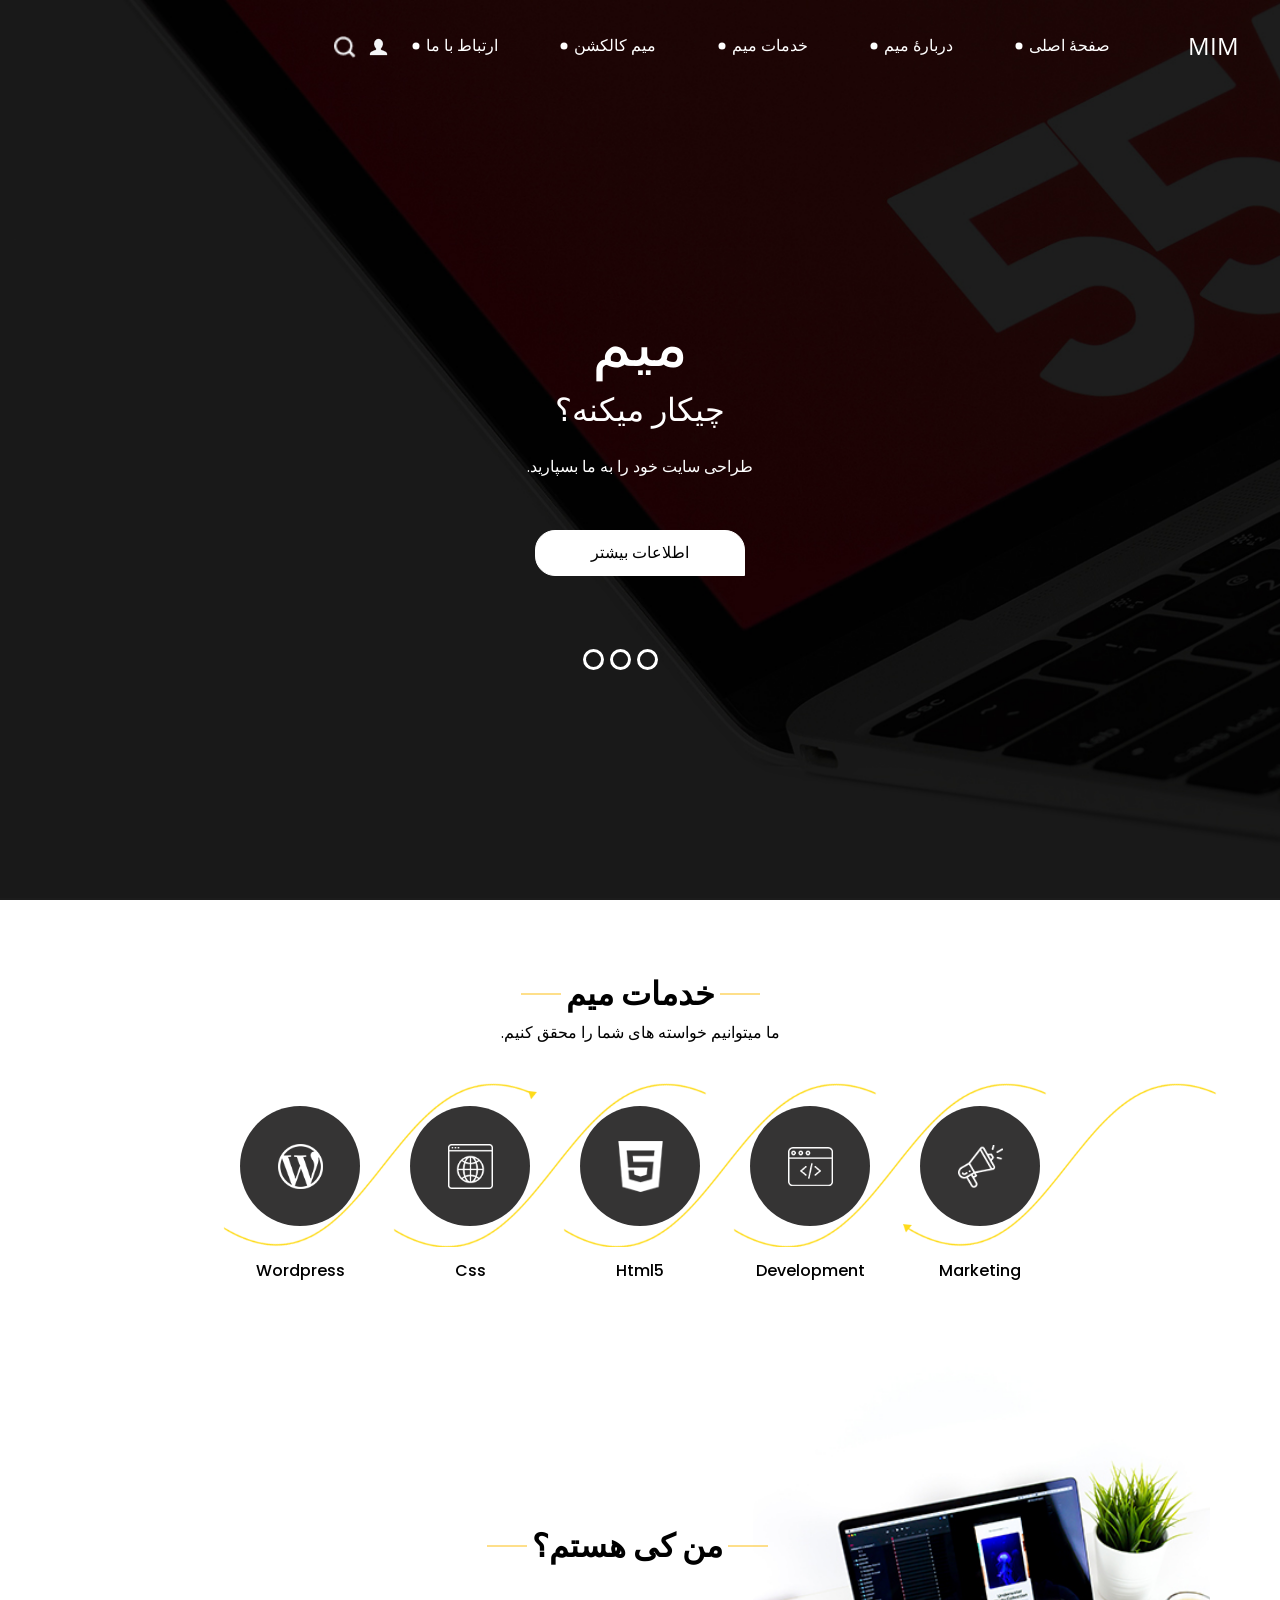
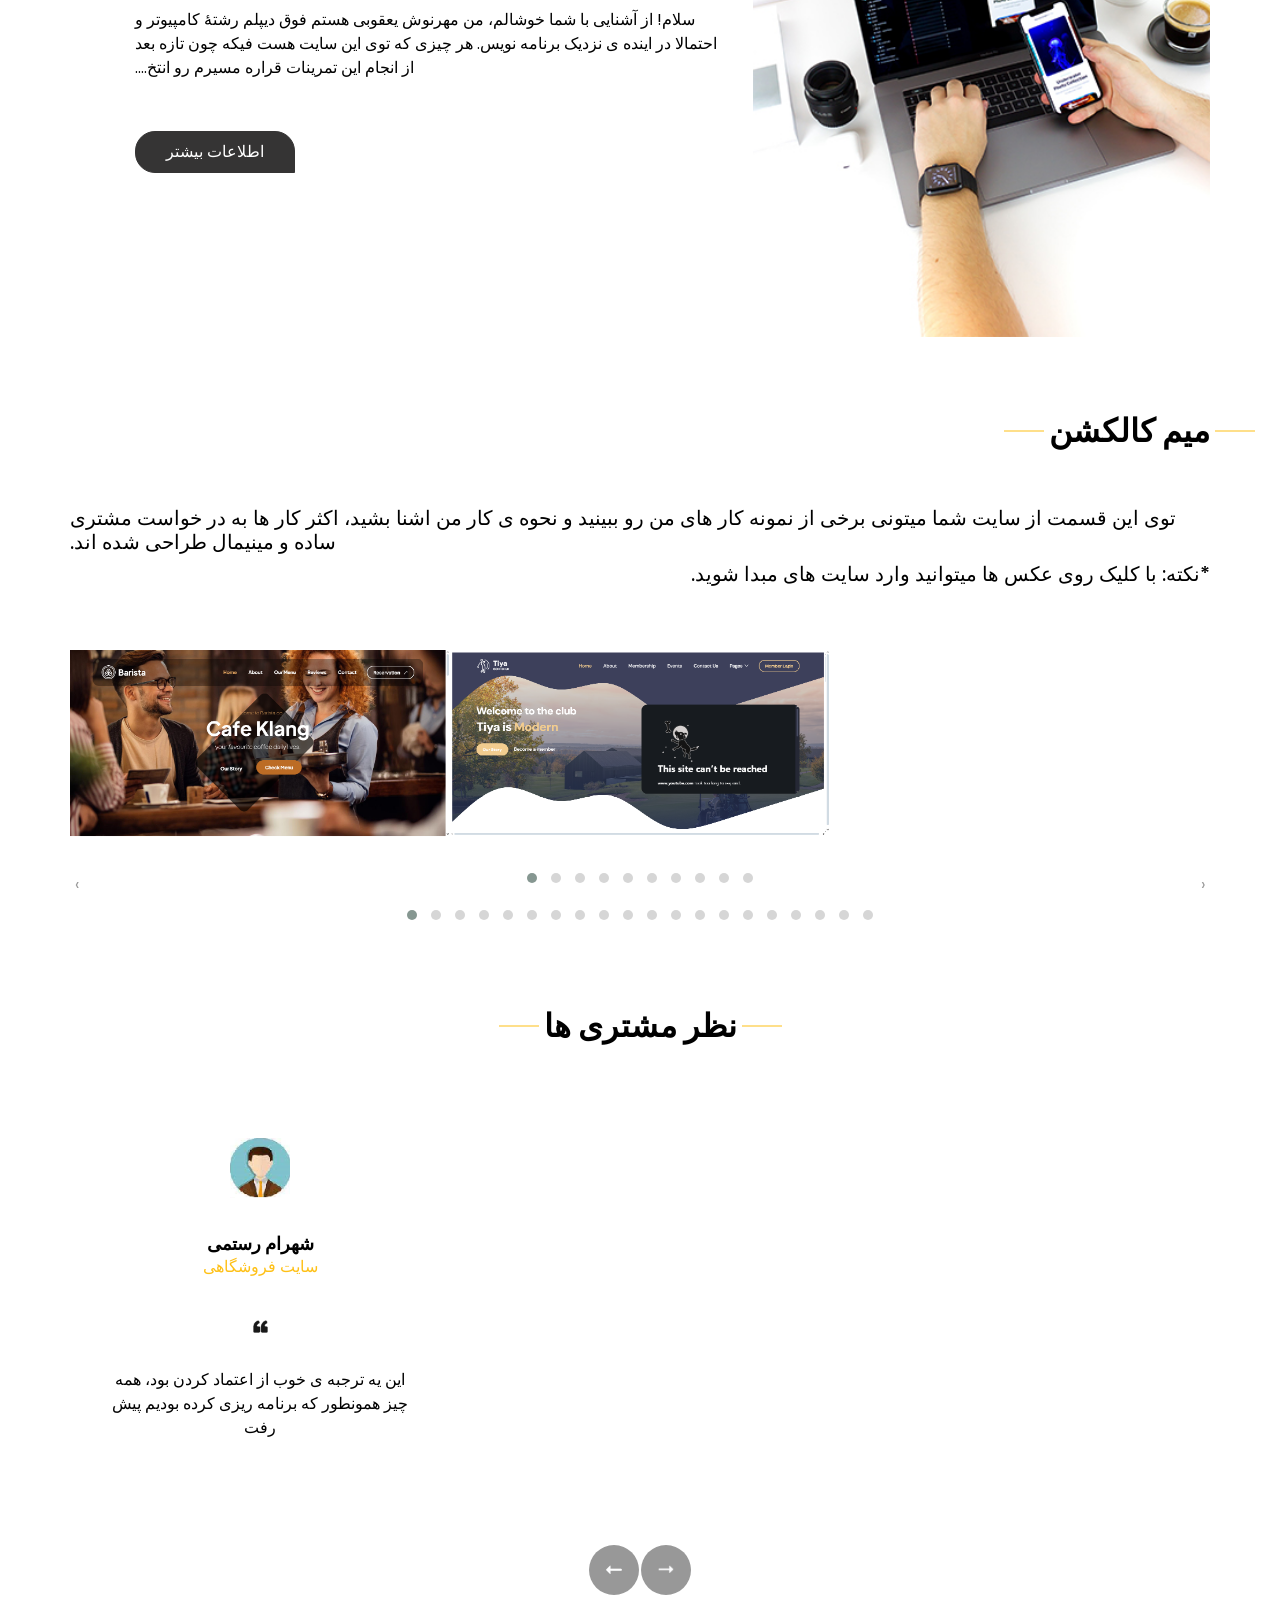
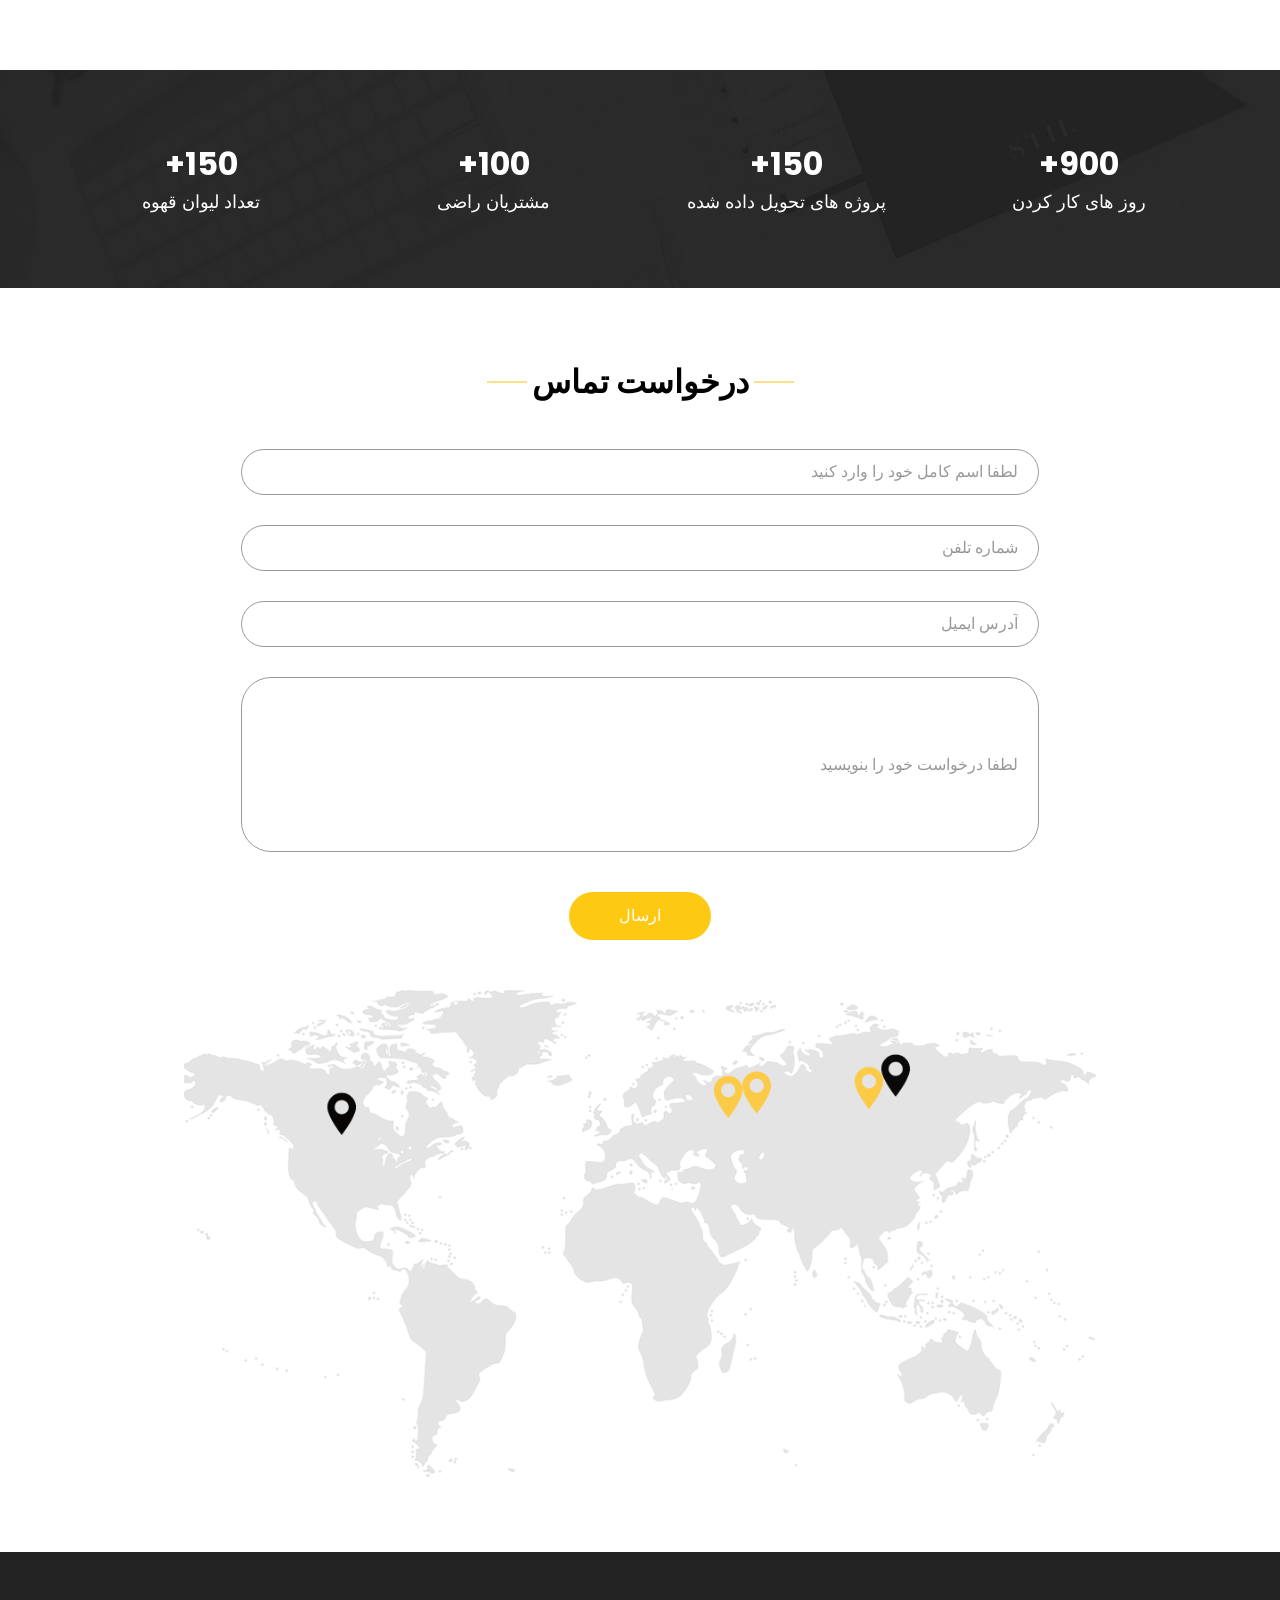
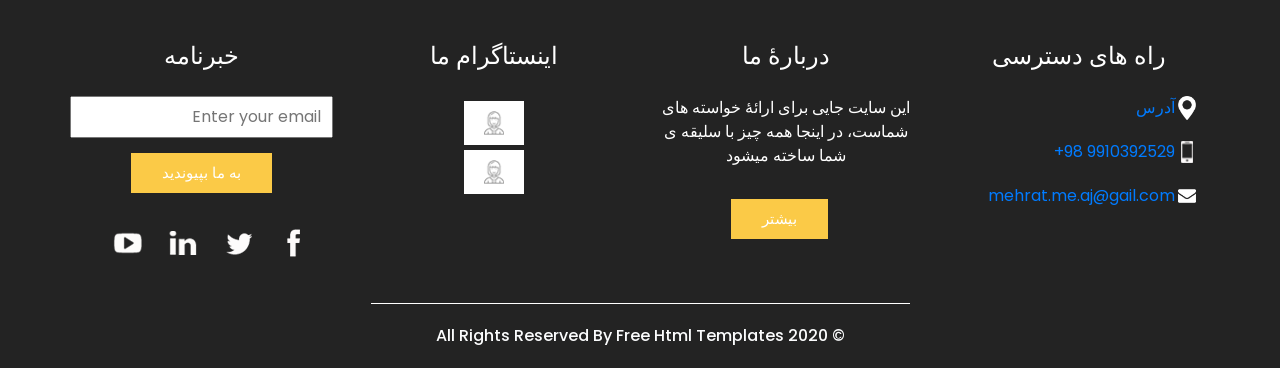
<file: index.html>
<!DOCTYPE html>
<html dir="rtl">

<head>
  <!-- Basic -->
  <meta charset="utf-8" />
  <meta http-equiv="X-UA-Compatible" content="IE=edge" />
  <!-- Mobile Metas -->
  <meta name="viewport" content="width=device-width, initial-scale=1, shrink-to-fit=no" />
  <!-- Site Metas -->
  <meta name="keywords" content="" />
  <meta name="description" content="" />
  <meta name="author" content="" />

  <title>Esigned</title>

  <!-- slider stylesheet -->
  <!-- slider stylesheet -->
  <link rel="stylesheet" type="text/css" href="https://cdnjs.cloudflare.com/ajax/libs/OwlCarousel2/2.3.4/assets/owl.carousel.min.css" />

  <!-- bootstrap core css -->
  <link rel="stylesheet" type="text/css" href="css/bootstrap.css" />

  <!-- fonts style -->
  <link href="https://fonts.googleapis.com/css?family=Open+Sans:400,700|Poppins:400,700&display=swap" rel="stylesheet">
  <!-- Custom styles for this template -->
  <link href="css/style.css" rel="stylesheet" />
  <!-- responsive style -->
  <link href="css/responsive.css" rel="stylesheet" />
</head>

<body>
  <div class="hero_area">
    <!-- header section strats -->
    <header class="header_section">
      <div class="container-fluid">
        <nav class="navbar navbar-expand-lg custom_nav-container pt-3">
          <a class="navbar-brand" href="index.html">
            <span>
              MIM
            </span>
          </a>
          <button class="navbar-toggler" type="button" data-toggle="collapse" data-target="#navbarSupportedContent" aria-controls="navbarSupportedContent" aria-expanded="false" aria-label="Toggle navigation">
            <span class="navbar-toggler-icon"></span>
          </button>

          <div class="collapse navbar-collapse" id="navbarSupportedContent">
            <div class="d-flex ml-auto flex-column flex-lg-row align-items-center">
              <ul class="navbar-nav  ">
                <li class="nav-item active">
                  <a class="nav-link" href="index.html">صفحۀ اصلی <span class="sr-only">(current)</span></a>
                </li>
                <li class="nav-item">
                  <a class="nav-link" href="about.html">دربارۀ میم </a>
                </li>
                <li class="nav-item">
                  <a class="nav-link" href="do.html"> خدمات میم </a>
                </li>
                <li class="nav-item">
                  <a class="nav-link" href="portfolio.html"> میم کالکشن </a>
                </li>
                <li class="nav-item">
                  <a class="nav-link" href="contact.html"> ارتباط با ما</a>
                </li>
              </ul>
              <div class="user_option">
                <a href="">
                  <img src="images/user.png" alt="">
                </a>
                <form class="form-inline my-2 my-lg-0 ml-0 ml-lg-4 mb-3 mb-lg-0">
                  <button class="btn  my-2 my-sm-0 nav_search-btn" type="submit"></button>
                </form>
              </div>
            </div>
          </div>
        </nav>
      </div>
    </header>
    <!-- end header section -->
    <!-- slider section -->
    <section class=" slider_section position-relative">
      <div class="container">
        <div id="carouselExampleIndicators" class="carousel slide" data-ride="carousel">
          <ol class="carousel-indicators">
            <li data-target="#carouselExampleIndicators" data-slide-to="0" class="active"></li>
            <li data-target="#carouselExampleIndicators" data-slide-to="1"></li>
            <li data-target="#carouselExampleIndicators" data-slide-to="2"></li>
          </ol>
          <div class="carousel-inner">
            <div class="carousel-item active">
              <div class="row">
                <div class="col">
                  <div class="detail-box">
                    <div>
                      <h1>
                        میم

                      </h1>
                      <h2>
                        چیکار میکنه؟
                      </h2>
                      <p>
                        طراحی سایت خود را به ما بسپارید.
                      </p>
                      <div class="">
                        <a href="do.html">
                          اطلاعات بیشتر
                        </a>
                      </div>
                    </div>
                  </div>
                </div>
              </div>
            </div>
            <div class="carousel-item">
              <div class="row">
                <div class="col">
                  <div class="detail-box">
                    <div>
                      <h1>
                       به ما بپیوندید
                      </h1>
                      <p>
                        به جمع مشتریان ما اضافه شوید تا به خواسته های خود برسید.
                      </p>
                      <div class="">
                        <a href="contact.html">
                          ارتباط با ما
                        </a>
                      </div>
                    </div>
                  </div>
                </div>
              </div>
            </div>
            <div class="carousel-item">
              <div class="row">
                <div class="col">
                  <div class="detail-box">
                    <div>
                      <h2>
                        به میم
                      </h2>
                      <h1>
                       خوش آمدید
                      </h1>

                      <div class="">
                        <a href="contact.html">
                          ارتباط با ما
                        </a>
                      </div>
                    </div>
                  </div>
                </div>
              </div>
            </div>
          </div>
        </div>

      </div>
    </section>
    <!-- end slider section -->
  </div>

  <!-- do section -->

  <section class="do_section layout_padding">
    <div class="container">
      <div class="heading_container">
        <h2>
          خدمات میم
        </h2>
        <p>
          ما میتوانیم خواسته های شما را محقق کنیم.
        </p>
      </div>
      <div class="do_container">
        <div class="box arrow-start arrow_bg">
          <div class="img-box">
            <img src="images/d-1.png" alt="">
          </div>
          <div class="detail-box">
            <h6>
              Marketing
            </h6>
          </div>
        </div>
        <div class="box arrow-middle arrow_bg">
          <div class="img-box">
            <img src="images/d-2.png" alt="">
          </div>
          <div class="detail-box">
            <h6>
              Development
            </h6>
          </div>
        </div>
        <div class="box arrow-middle arrow_bg">
          <div class="img-box">
            <img src="images/d-3.png" alt="">
          </div>
          <div class="detail-box">
            <h6>
              Html5
            </h6>
          </div>
        </div>
        <div class="box arrow-middle arrow_bg">
        
          <div class="img-box">
            <img src="images/d-4.png" alt="">
          </div>
          <div class="detail-box">
            <h6>
              Css
            </h6>
          </div>
        </div>
        <div class="box arrow-end arrow_bg">
          <div class="img-box">
            <img src="images/d-5.png" alt="">
          </div>
          <div class="detail-box">
            <h6>
              Wordpress
            </h6>
          </div>
        </div>
      </div>
    </div>
  </section>


  <!-- end do section -->

  <!-- who section -->

  <section class="who_section ">
    <div class="container">
      <div class="row">
        <div class="col-md-5">
          <div class="img-box">
            <img src="images/who-img.jpg" alt="">
          </div>
        </div>
        <div class="col-md-7">
          <div class="detail-box">
            <div class="heading_container">
              <h2>
                من کی هستم؟
              </h2>
            </div>
            <p>
             سلام!
             از آشنایی با شما خوشالم، من مهرنوش یعقوبی هستم فوق دیپلم رشتۀ کامپیوتر و احتمالا در اینده ی نزدیک برنامه نویس.
             هر چیزی که توی این سایت هست فیکه چون تازه بعد از انجام این تمرینات قراره مسیرم رو انتخ....
            </p>
            <div>
              <a href="about.html">
                اطلاعات بیشتر
              </a>
            </div>
          </div>
        </div>
      </div>
    </div>
  </section>

  <!-- end who section -->


  <!-- work section -->
     <section class="work_section layout_padding">
    <div class="container">
      <div class="heading_container">
        <h2>
          میم کالکشن
        </h2>
      </br>
    </br>

        <h5 dir="rtl">
          توی این قسمت از سایت شما میتونی برخی از نمونه کار های من رو ببینید و نحوه ی کار من اشنا بشید، اکثر کار ها به در خواست مشتری ساده و مینیمال طراحی شده اند.
        </br>
        </h5>
        <h5 dir="rtl">
        *نکته: با کلیک روی عکس ها میتوانید وارد سایت های مبدا شوید.
      </h5>
        </h5>
      </br>
    </br>

    <section class="box_slider">

      <link rel="stylesheet" href="css/owl.carousel.min.css">

      <link rel="stylesheet" href="css/owl.theme.default.min.css">

      <div class="owl-carousel owl-theme">
        <div class="item">
         <a href="https://templatemo.com/live/templatemo_587_tiya_golf_club">
         <img src="images/w-1.png" alt=""></div>
        </a>
        <div class="item">
          <a href="https://templatemo.com/live/templatemo_586_scholar">
          <img src="images/w-2.png" alt=""></div></a>
          
        <div class="item">
          <a href="https://templatemo.com/live/templatemo_591_villa_agency">
          <img src="images/w-3.png" alt=""></div></a>

        <div class="item">
          <a href="https://www.tooplate.com/live/2137_barista_cafe">
          <img src="images/w-4.png" alt=""></div></a>

          <!---->
          <div class="item">
            <a href="https://www.tooplate.com/live/2133_moso_interior">
            <img src="images/w-5.png" alt=""></div>
           </a>
           <div class="item">
             <a href="https://www.tooplate.com/live/2110_character">
             <img src="images/w-6.png" alt=""></div></a>
             
           <div class="item">
             <a href="https://www.tooplate.com/live/2107_new_spot">
             <img src="images/w-7.png" alt=""></div></a>
   
           <div class="item">
             <a href="https://www.tooplate.com/live/2100_artist">
             <img src="images/w-8.png" alt=""></div></a>
   
      </div>
       <script src="js/jquery.min.js"></script>
       <script src="js/owl.carousel.min.js"></script>
       <script src="js/jqmin.js"></script>
       
    </div>

   </section>
  </section>

  <!-- end work section -->

  <!-- client section -->
  <section class="client_section">
    <div class="container">
      <div class="heading_container">
        <h2>
          نظر مشتری ها
        </h2>
      </div>
      <div class="carousel-wrap ">
        <div class="owl-carousel">
          <div class="item">
            <div class="box">
              <div class="img-box">
                <img src="images/c-1.png" alt="">
              </div>
              <div  class="detail-box">
                <h5>
                  شهرام رستمی <br>
                  <span>
                   سایت فروشگاهی
                  </span>
                </h5>
                <img src="images/quote.png" alt="">
                <p>
                  این یه ترجبه ی خوب از اعتماد کردن بود، همه چیز همونطور که برنامه ریزی کرده بودیم پیش رفت
                </p>
              </div>
            </div>
          </div>
          <div class="item">
            <div  class="box">
              <div class="img-box">
                <img src="images/c-2.png" alt="">
              </div>
              <div class="detail-box" >
                <h5>
                  صغرا شکوهی <br>
                  <span>
                    سایت شرکتی
                  </span>
                </h5>
                <img src="images/quote.png" alt="">
                <p>
                  این یکی از بهترین همکاری های من بود، دقیقا همه ی دسترسی هایی که خواسته بودم توی سایت وجود داشت
                </p>
              </div>
            </div>
          </div>
          <!-- <div class="item">
            <div class="box">
              <div class="img-box">
                <img src="images/c-3.png" alt="">
              </div>
              <div class="detail-box">
                <h5>
                  Tempor incididunt <br>
                  <span>
                    Dipiscing elit
                  </span>
                </h5>
                <img src="images/quote.png" alt="">
                <p>
                  Dipiscing elit, sed do eiusmod tempor incididunt ut labore et dolore magna aliqua. Ut enim ad minim
                </p>
              </div>
            </div>
          </div> -->
        </div>
      </div>
    </div>
  </section>

  <!-- end client section -->

  <!-- target section -->
  <section class="target_section layout_padding2">
    <div class="container">
      <div class="row">
        <div class="col-md-3 col-sm-6">
          <div class="detail-box">
            <h2>
              900+
            </h2>
            <h5>
              روز های کار کردن
            </h5>
          </div>
        </div>
        <div class="col-md-3 col-sm-6">
          <div class="detail-box">
            <h2>
              150+
            </h2>
            <h5>
              پروژه های تحویل داده شده
            </h5>
          </div>
        </div>
        <div class="col-md-3 col-sm-6">
          <div class="detail-box">
            <h2>
              100+
            </h2>
            <h5>
              مشتریان راضی
            </h5>
          </div>
        </div>
        <div class="col-md-3 col-sm-6">
          <div class="detail-box">
            <h2>
              150+
            </h2>
            <h5>
              تعداد لیوان قهوه
            </h5>
          </div>
        </div>
      </div>
    </div>
  </section>

  <!-- end target section -->


  <!-- contact section -->

  <section class="contact_section layout_padding">
    <div class="container">

      <div class="heading_container">
        <h2>
          درخواست تماس
        </h2>
      </div>
      <div class="">
        <div class="">
          <div class="row">
            <div class="col-md-9 mx-auto">
              <div class="contact-form">
                <form action="">
                  <div>
                    <input type="text" placeholder="لطفا اسم کامل خود را وارد کنید ">
                  </div>
                  <div>
                    <input type="text" placeholder="شماره تلفن">
                  </div>
                  <div>
                    <input type="email" placeholder="آدرس ایمیل">
                  </div>
                  <div>
                    <input type="text" placeholder="لطفا درخواست خود را بنویسید" class="input_message">
                  </div>
                  <div class="d-flex justify-content-center">
                    <button type="submit" class="btn_on-hover">
                      ارسال
                    </button>
                  </div>
                </form>
              </div>
            </div>
          </div>
        </div>
      </div>
      <div class="map_img-box">
        <img src="images/map-img.png" alt="">
      </div>
    </div>
  </section>


  <!-- end contact section -->


   <!-- info section -->
   <section class="info_section ">
    <center>
      <main class="inline-block-center">
    <div  class="container">
      <div class="row">
        <div class="col-md-3">
          <div class="info_contact">
            <h5>
              راه های دسترسی
            </h5>
            <div>
              <div class="img-box">
                
                <img src="images/location-white.png" width="18px" alt="">
                
              </div>
              <p>
                <a href="72W2+MVX Qazvin, Qazvin Province, Iran"> 
                  آدرس
              </a>
              </p>
            </div>
            <div>
              <div class="img-box">
                <img src="images/telephone-white.png" width="12px" alt="">
              </div>
              <p>
                <div dir="ltr">
                 <a href="tel:+989910392529">
                   +98 9910392529
                  </a>
                </div>
              </p>
            </div>
            <div>
              <div class="img-box">
                <img src="images/envelope-white.png" width="18px" alt="">
              </div>
              <p>
                <a href="mailto:mehrat.me.aj@gail.com">mehrat.me.aj@gail.com</a>
              </p>
            </div>
          </div>
        </div>
        <div class="col-md-3">
          <div class="info_info">
            <h5>
              دربارۀ ما
            </h5>
            <p>
              این سایت جایی برای ارائۀ خواسته های شماست، در اینجا همه چیز با سلیقه ی شما ساخته میشود
            </p>
            <div style="width: 200px;float: right;">
             <div class="col-md-3">
               <div class="info_form ">
                  <form action="">
                      <button type="button" onclick="location.href='about.html';">
                        بیشتر
                      </button>
                 </form>
              </div>  
            </div>
           </div>
          </div>
        </div>

        <div class="col-md-3">
          <div class="info_insta">
            <h5>
              اینستاگرام ما
            </h5>
            <div class="insta_container">
              <div style="width: 70px;float: center;"> 
                <center>
                <a href="">
                  <div class="insta-box b-1">
                    <img src="images/insta.png" alt="">
                  </div>
                </a> 
                <a href="">
                  <div class="insta-box b-2">
                    <img src="images/insta.png" alt="">
                  </div>
                </a>
              </center>
              </div> 
            </div>
          </div>
        </div> 
        <div class="col-md-3">
          <div class="info_form ">
            <h5>
              خبرنامه
            </h5>
            <form action="">
              <input type="email" placeholder="Enter your email">
              <button type="submit" onclick="alert('ایمیل شما با موفقیت ثبت شد')">
                به ما بپیوندید
              </button>
            </form>
            <div class="social_box">
              <a href="https://www.facebook.com">
                <img src="images/fb.png" alt="">
              </a>
              <a href="https://twitter.com">
                <img src="images/twitter.png" alt="">
              </a>
              <a href="https://www.linkedin.com">
                <img src="images/linkedin.png" alt="">
              </a>
              <a href="https://www.youtube.com">
                <img src="images/youtube.png" alt="">
              </a>
            </div>
          </div>
        </div>
      </div>
    </div>
  </main>
  </center>
  </section>

  <!-- end info_section -->


  <!-- footer section -->
  <section class="container-fluid footer_section">
    <p>
      &copy; 2020 All Rights Reserved By
      <a href="https://html.design/">Free Html Templates</a>
    </p>
  </section>
  <!-- footer section -->

  <script type="text/javascript" src="js/jquery-3.4.1.min.js"></script>
  <script type="text/javascript" src="js/bootstrap.js"></script>
  <script type="text/javascript" src="https://cdnjs.cloudflare.com/ajax/libs/OwlCarousel2/2.3.4/owl.carousel.min.js">
  </script>
  <!-- owl carousel script 
    -->
  <script type="text/javascript">
    $(".owl-carousel").owlCarousel({
      loop: true,
      margin: 0,
      navText: [],
      center: true,
      autoplay: true,
      autoplayHoverPause: true,
      responsive: {
        0: {
          items: 1
        },
        1000: {
          items: 3
        }
      }
    });
  </script>
  <!-- end owl carousel script -->



</body>

</html>
</file>
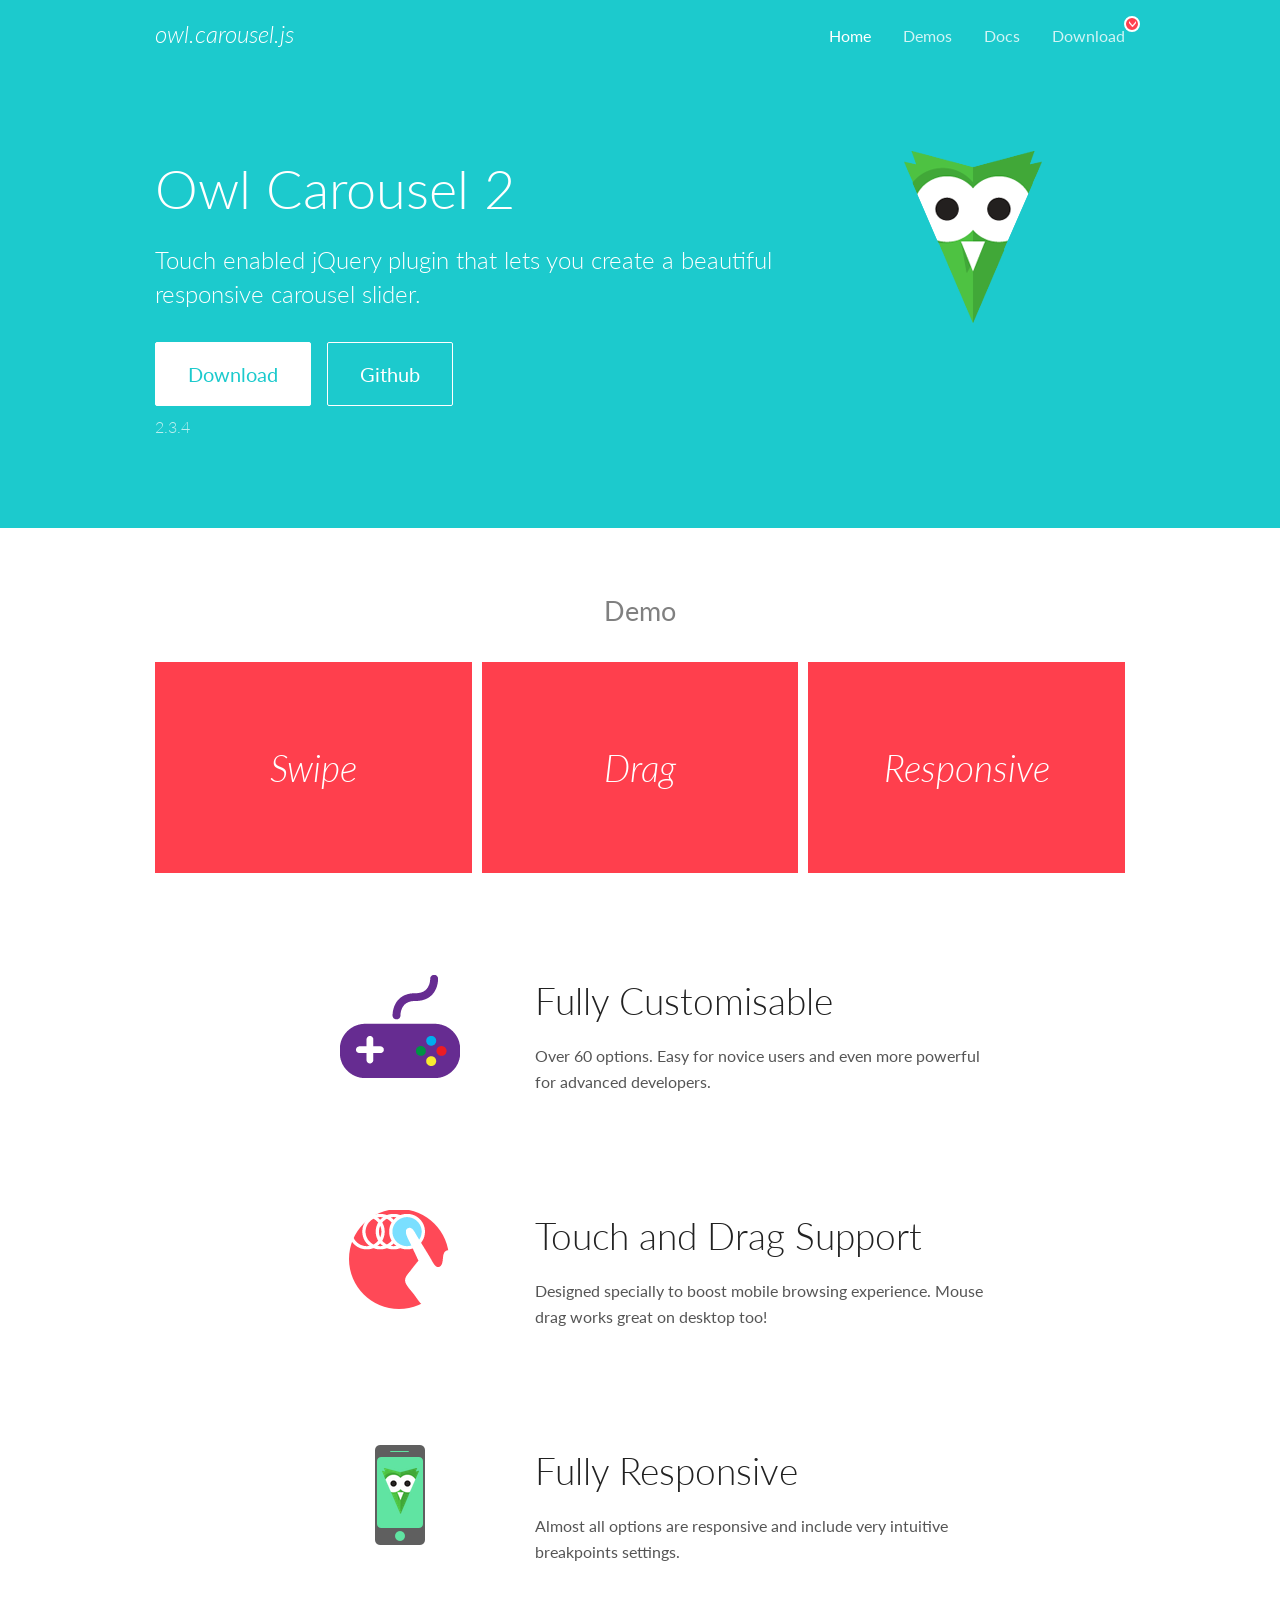
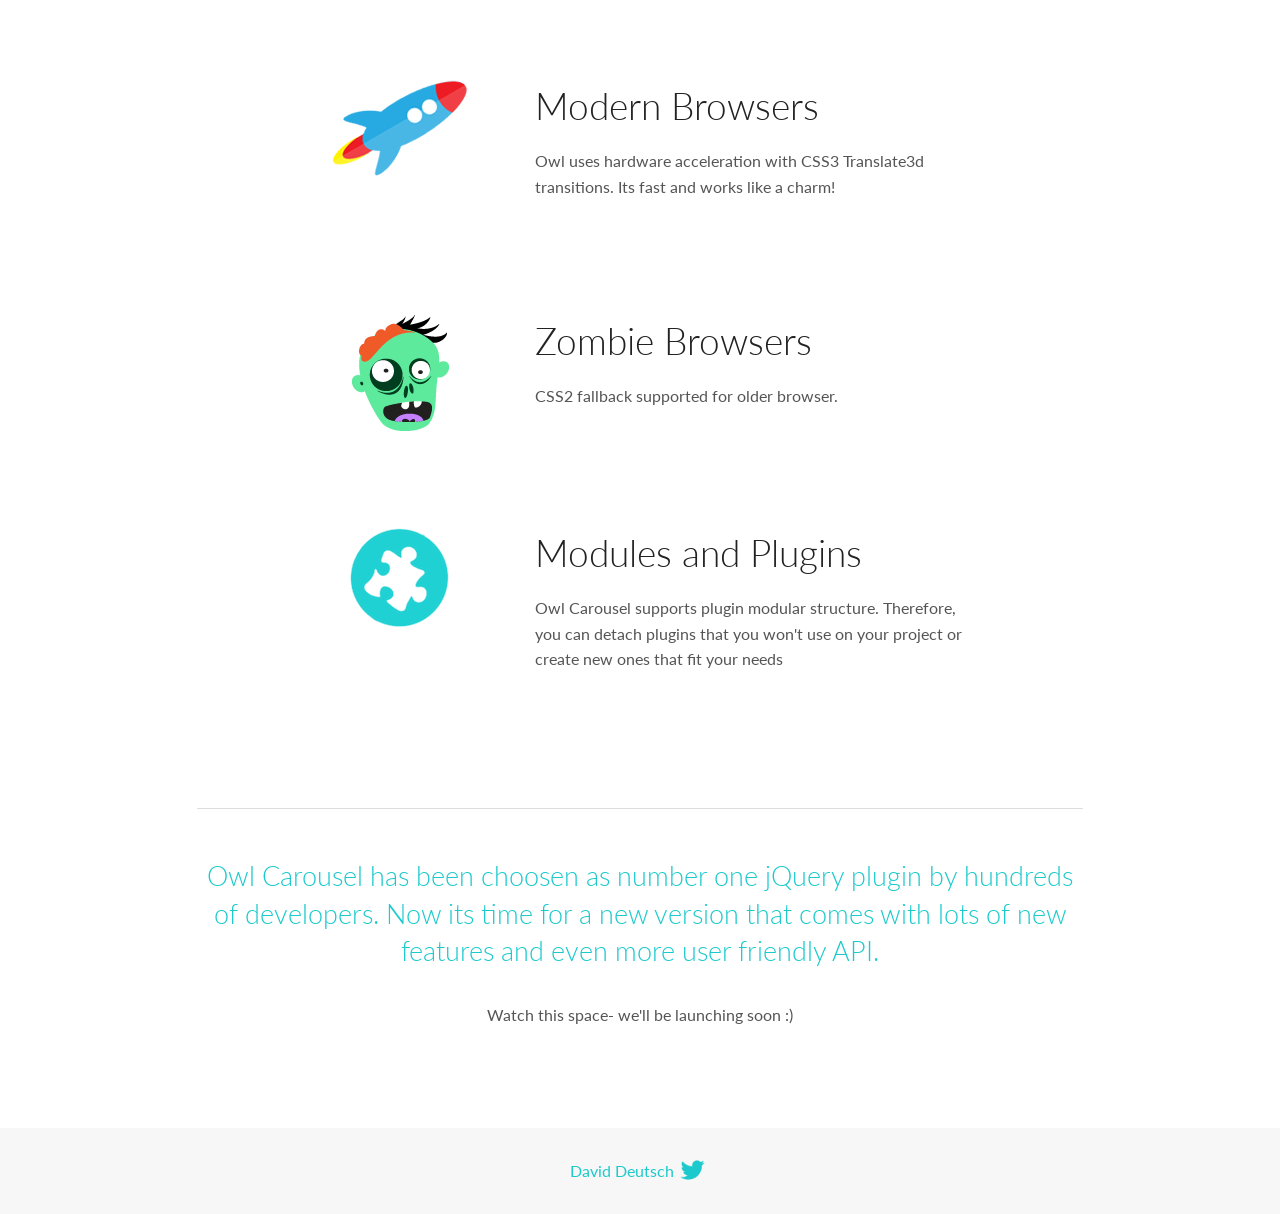
<file: OwlCarousel2-2.3.4/docs/index.html>
<!DOCTYPE html>
<html lang="en">
  <head>

    <!-- head -->
    <meta charset="utf-8">
    <meta name="msapplication-tap-highlight" content="no" />
    <meta name="viewport" content="width=device-width, initial-scale=1.0" />
    <meta name="description" content="Touch enabled jQuery plugin that lets you create beautiful responsive carousel slider.">
    <meta name="author" content="David Deutsch">
    <title>
      Home | Owl Carousel | 2.3.4
    </title>

    <!-- Stylesheets -->
    <link href='https://fonts.googleapis.com/css?family=Lato:300,400,700,400italic,300italic' rel='stylesheet' type='text/css'>
    <link rel="stylesheet" href="assets/css/docs.theme.min.css">

    <!-- Owl Stylesheets -->
    <link rel="stylesheet" href="assets/owlcarousel/assets/owl.carousel.min.css">
    <link rel="stylesheet" href="assets/owlcarousel/assets/owl.theme.default.min.css">

    <!-- HTML5 shim and Respond.js IE8 support of HTML5 elements and media queries -->

    <!--[if lt IE 9]>
      <script src="https://oss.maxcdn.com/libs/html5shiv/3.7.0/html5shiv.js"></script>
      <script src="https://oss.maxcdn.com/libs/respond.js/1.3.0/respond.min.js"></script>
    <![endif]-->

    <!-- Favicons -->
    <link rel="apple-touch-icon-precomposed" sizes="144x144" href="assets/ico/apple-touch-icon-144-precomposed.png">
    <link rel="shortcut icon" href="assets/ico/favicon.png">
    <link rel="shortcut icon" href="favicon.ico">

    <!-- Yeah i know js should not be in header. Its required for demos.-->

    <!-- javascript -->
    <script src="assets/vendors/jquery.min.js"></script>
    <script src="assets/owlcarousel/owl.carousel.js"></script>
  </head>
  <body>

    <!-- header -->
    <header class="header">
      <div class="row">
        <div class="large-12 columns">
          <div class="brand left">
            <h3>
              <a href="/OwlCarousel2/">owl.carousel.js</a> 
            </h3>
          </div>
          <a id="toggle-nav" class="right">
            <span></span> <span></span> <span></span> 
          </a> 
          <div class="nav-bar">
            <ul class="clearfix">
              <li class="active">
                <a href="/OwlCarousel2/index.html">Home</a> 
              </li>
              <li> <a href="/OwlCarousel2/demos/demos.html">Demos</a>  </li>
              <li> <a href="/OwlCarousel2/docs/started-welcome.html">Docs</a>  </li>
              <li>
                <a href="https://github.com/OwlCarousel2/OwlCarousel2/archive/2.3.4.zip">Download</a> 
                <span class="download"></span> 
              </li>
            </ul>
          </div>
        </div>
      </div>
    </header>

    <!-- home panel -->
    <section id="hero">
      <div class="row">
        <div class="large-8 medium-8 columns">
          <h1>Owl Carousel 2</h1>
          <h4>Touch enabled jQuery plugin that lets you create a beautiful responsive carousel slider.</h4>
          <a href="https://github.com/OwlCarousel2/OwlCarousel2/archive/2.3.4.zip" class="hero-button">Download</a> 
          <a href="https://github.com/OwlCarousel2/OwlCarousel2" class="hero-button outline">Github</a> 
          <p>2.3.4</p>
        </div>
        <div class="large-4 medium-4 columns">
          <img class="owl-logo" src="assets/img/owl-logo.png" alt="mr. Owl">
        </div>
      </div>
    </section>

    <!-- body -->
    <div class="home-demo">
      <div class="row">
        <div class="large-12 columns">
          <h3>Demo</h3>
          <div class="owl-carousel">
            <div class="item">
              <h2>Swipe</h2>
            </div>
            <div class="item">
              <h2>Drag</h2>
            </div>
            <div class="item">
              <h2>Responsive</h2>
            </div>
            <div class="item">
              <h2>CSS3</h2>
            </div>
            <div class="item">
              <h2>Fast</h2>
            </div>
            <div class="item">
              <h2>Easy</h2>
            </div>
            <div class="item">
              <h2>Free</h2>
            </div>
            <div class="item">
              <h2>Upgradable</h2>
            </div>
            <div class="item">
              <h2>Tons of options</h2>
            </div>
            <div class="item">
              <h2>Infinity</h2>
            </div>
            <div class="item">
              <h2>Auto Width</h2>
            </div>
          </div>
        </div>
      </div>
    </div>
    <script>
      var owl = $('.owl-carousel');
      owl.owlCarousel({
        margin: 10,
        loop: true,
        responsive: {
          0: {
            items: 1
          },
          600: {
            items: 2
          },
          1000: {
            items: 3
          }
        }
      })
    </script>

    <!-- features -->
    <div id="features">
      <div class="row">
        <div class="small-12 medium-9 small-centered columns">
          <section class="row feature">
            <div class="medium-4 small-12 columns">
              <img src="assets/img/feature-options.png" alt="">
            </div>
            <div class="medium-8 small-12 columns">
              <h2>Fully Customisable</h2>
              <p>Over 60 options. Easy for novice users and even more powerful for advanced developers.</p>
            </div>
          </section>
          <section class="row feature">
            <div class="medium-4 small-12 columns">
              <img src="assets/img/feature-drag.png" alt="">
            </div>
            <div class="medium-8 small-12 columns">
              <h2>Touch and Drag Support</h2>
              <p>Designed specially to boost mobile browsing experience. Mouse drag works great on desktop too!</p>
            </div>
          </section>
          <section class="row feature">
            <div class="medium-4 small-12 columns">
              <img src="assets/img/feature-responsive.png" alt="">
            </div>
            <div class="medium-8 small-12 columns">
              <h2>Fully Responsive</h2>
              <p>Almost all options are responsive and include very intuitive breakpoints settings.</p>
            </div>
          </section>
          <section class="row feature">
            <div class="medium-4 small-12 columns">
              <img src="assets/img/feature-modern.png" alt="">
            </div>
            <div class="medium-8 small-12 columns">
              <h2>Modern Browsers</h2>
              <p>Owl uses hardware acceleration with CSS3 Translate3d transitions. Its fast and works like a charm! </p>
            </div>
          </section>
          <section class="row feature">
            <div class="medium-4 small-12 columns">
              <img src="assets/img/feature-zombie.png" alt="">
            </div>
            <div class="medium-8 small-12 columns">
              <h2>Zombie Browsers</h2>
              <p>CSS2 fallback supported for older browser.</p>
            </div>
          </section>
          <section class="row feature">
            <div class="medium-4 small-12 columns">
              <img src="assets/img/feature-module.png" alt="">
            </div>
            <div class="medium-8 small-12 columns">
              <h2>Modules and Plugins</h2>
              <p>Owl Carousel supports plugin modular structure. Therefore, you can detach plugins that you won&#x27;t use on your project or create new ones that fit your needs</p>
            </div>
          </section>
        </div>
      </div>
    </div>

    <!-- footer -->
    <section id="teaser-text">
      <div class="row">
        <div class="small-12 medium-11 small-centered columns">
          <hr>
          <h3 id="owl-carousel-has-been-choosen-as-number-one-jquery-plugin-by-hundreds-of-developers-now-its-time-for-a-new-version-that-comes-with-lots-of-new-features-and-even-more-user-friendly-api-">Owl Carousel has been choosen as number one jQuery plugin by hundreds of developers. Now its time for a new version that comes with lots of new features and even more user friendly API.</h3>
          <p>Watch this space- we&#39;ll be launching soon :)</p>
        </div>
      </div>
    </section>

    <!-- footer -->
    <footer class="footer">
      <div class="row">
        <div class="large-12 columns">
          <h5>
            <a href="/OwlCarousel2/docs/support-contact.html">David Deutsch</a> 
            <a id="custom-tweet-button" href="https://twitter.com/share?url=https://github.com/OwlCarousel2/OwlCarousel2&text=Owl Carousel - This is so awesome! " target="_blank"></a> 
          </h5>
        </div>
      </div>
    </footer>

    <!-- vendors -->
    <script src="assets/vendors/highlight.js"></script>
    <script src="assets/js/app.js"></script>
  </body>
</html>
</file>
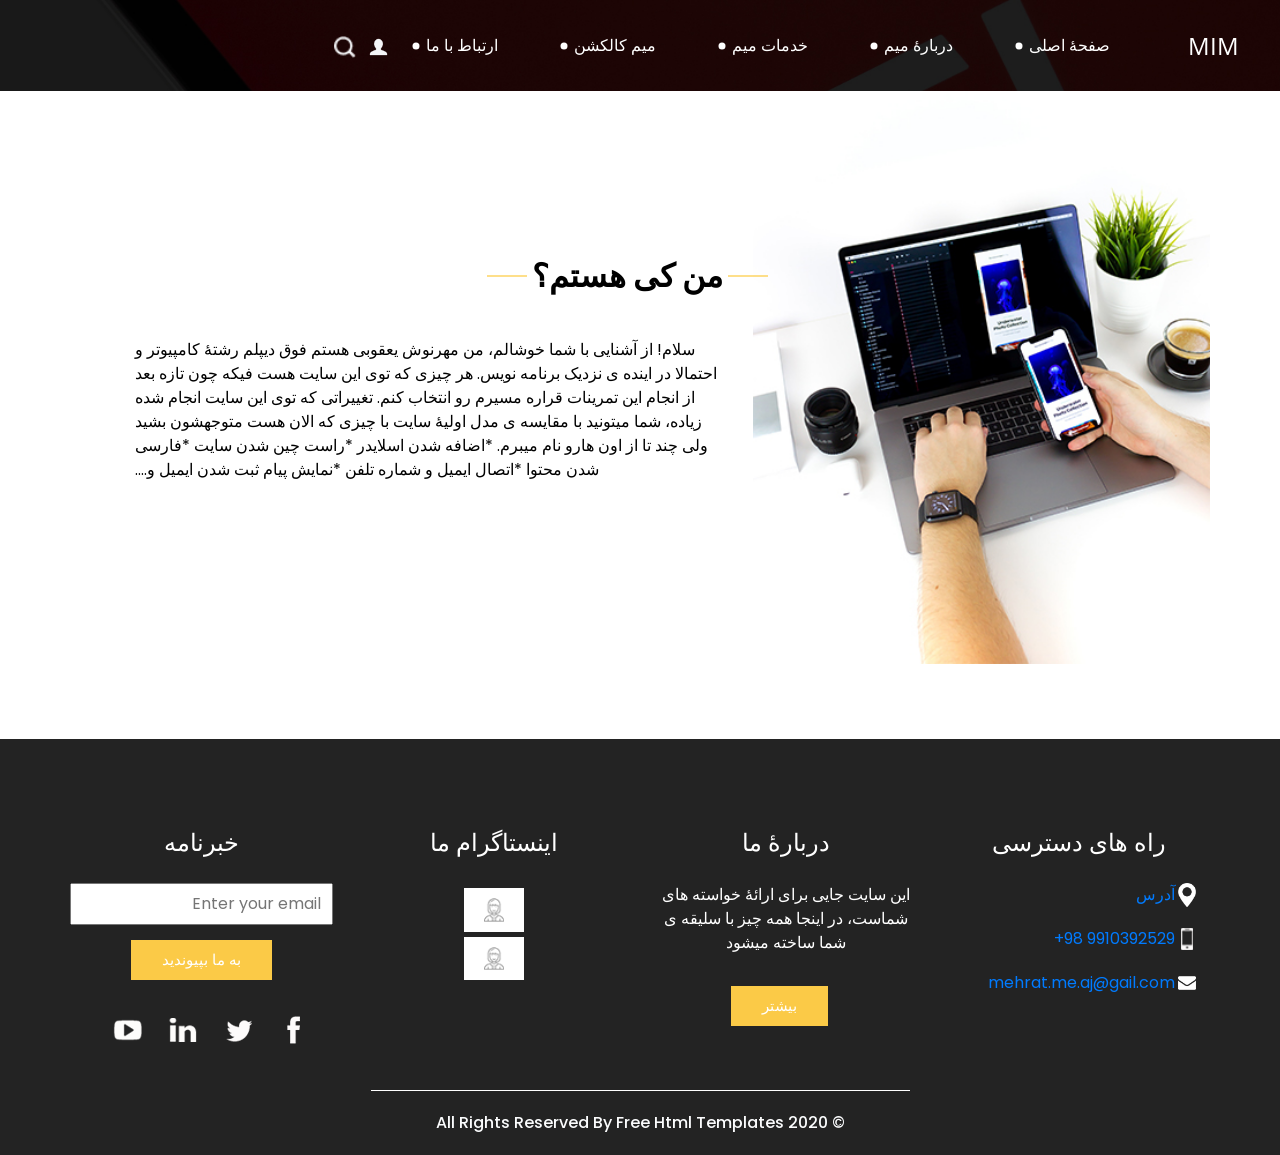
<file: about.html>
<!DOCTYPE html>
<html dir="rtl">

<head>
  <!-- Basic -->
  <meta charset="utf-8" />
  <meta http-equiv="X-UA-Compatible" content="IE=edge" />
  <!-- Mobile Metas -->
  <meta name="viewport" content="width=device-width, initial-scale=1, shrink-to-fit=no" />
  <!-- Site Metas -->
  <meta name="keywords" content="" />
  <meta name="description" content="" />
  <meta name="author" content="" />

  <title>Esigned</title>

  <!-- slider stylesheet -->
  <!-- slider stylesheet -->
  <link rel="stylesheet" type="text/css" href="https://cdnjs.cloudflare.com/ajax/libs/OwlCarousel2/2.3.4/assets/owl.carousel.min.css" />

  <!-- bootstrap core css -->
  <link rel="stylesheet" type="text/css" href="css/bootstrap.css" />

  <!-- fonts style -->
  <link href="https://fonts.googleapis.com/css?family=Open+Sans:400,700|Poppins:400,700&display=swap" rel="stylesheet">
  <!-- Custom styles for this template -->
  <link href="css/style.css" rel="stylesheet" />
  <!-- responsive style -->
  <link href="css/responsive.css" rel="stylesheet" />
</head>

<body class="sub_page">
  <div class="hero_area">
    <!-- header section strats -->
    <header class="header_section">
      <div class="container-fluid">
        <nav class="navbar navbar-expand-lg custom_nav-container pt-3">
          <a class="navbar-brand" href="index.html">
            <span>
              MIM
            </span>
          </a>
          <button class="navbar-toggler" type="button" data-toggle="collapse" data-target="#navbarSupportedContent" aria-controls="navbarSupportedContent" aria-expanded="false" aria-label="Toggle navigation">
            <span class="navbar-toggler-icon"></span>
          </button>

          <div class="collapse navbar-collapse" id="navbarSupportedContent">
            <div class="d-flex ml-auto flex-column flex-lg-row align-items-center">
              <ul class="navbar-nav  ">
                <li class="nav-item active">
                  <a class="nav-link" href="index.html">صفحۀ اصلی <span class="sr-only">(current)</span></a>
                </li>
                <li class="nav-item">
                  <a class="nav-link" href="about.html">دربارۀ میم </a>
                </li>
                <li class="nav-item">
                  <a class="nav-link" href="do.html"> خدمات میم </a>
                </li>
                <li class="nav-item">
                  <a class="nav-link" href="portfolio.html"> میم کالکشن </a>
                </li>
                <li class="nav-item">
                  <a class="nav-link" href="contact.html"> ارتباط با ما</a>
                </li>
              </ul>
              <div class="user_option">
                <a href="">
                  <img src="images/user.png" alt="">
                </a>
                <form class="form-inline my-2 my-lg-0 ml-0 ml-lg-4 mb-3 mb-lg-0">
                  <button class="btn  my-2 my-sm-0 nav_search-btn" type="submit"></button>
                </form>
              </div>
            </div>
          </div>
        </nav>
      </div>
    </header>
    <!-- end header section -->
  </div>


  <!-- who section -->

  <section class="who_section layout_padding">
    <div class="container">
      <div class="row">
        <div class="col-md-5">
          <div class="img-box">
            <img src="images/who-img.jpg" alt="">
          </div>
        </div>
        <div class="col-md-7">
          <div class="detail-box">
            <div class="heading_container">
              <h2>
                من کی هستم؟
              </h2>
            </div>
            <p>
              سلام!
              از آشنایی با شما خوشالم، من مهرنوش یعقوبی هستم فوق دیپلم رشتۀ کامپیوتر و احتمالا در اینده ی نزدیک برنامه نویس.
              هر چیزی که توی این سایت هست فیکه چون تازه بعد از انجام این تمرینات قراره مسیرم رو انتخاب کنم.
              تغییراتی که توی این سایت انجام شده زیاده، شما میتونید با مقایسه ی مدل اولیۀ سایت با چیزی که الان هست متوجهشون بشید ولی چند تا از اون هارو نام میبرم.
              *اضافه شدن اسلایدر
              
              *راست چین شدن سایت  
              *فارسی شدن محتوا
 
              *اتصال ایمیل و شماره تلفن
              *نمایش پیام ثبت شدن ایمیل
              و....
            </p>
          </div>
        </div>
      </div>
    </div>
  </section>

  <!-- end who section -->


    <!-- info section -->
    <section class="info_section ">
      <center>
        <main class="inline-block-center">
      <div  class="container">
        <div class="row">
          <div class="col-md-3">
            <div class="info_contact">
              <h5>
                راه های دسترسی
              </h5>
              <div>
                <div class="img-box">
                  
                  <img src="images/location-white.png" width="18px" alt="">
                  
                </div>
                <p>
                  <a href="72W2+MVX Qazvin, Qazvin Province, Iran"> 
                    آدرس
                </a>
                </p>
              </div>
              <div>
                <div class="img-box">
                  <img src="images/telephone-white.png" width="12px" alt="">
                </div>
                <p>
                  <div dir="ltr">
                   <a href="tel:+989910392529">
                     +98 9910392529
                    </a>
                  </div>
                </p>
              </div>
              <div>
                <div class="img-box">
                  <img src="images/envelope-white.png" width="18px" alt="">
                </div>
                <p>
                  <a href="mailto:mehrat.me.aj@gail.com">mehrat.me.aj@gail.com</a>
                </p>
              </div>
            </div>
          </div>
          <div class="col-md-3">
            <div class="info_info">
              <h5>
                دربارۀ ما
              </h5>
              <p>
                این سایت جایی برای ارائۀ خواسته های شماست، در اینجا همه چیز با سلیقه ی شما ساخته میشود
              </p>
              <div style="width: 200px;float: right;">
               <div class="col-md-3">
                 <div class="info_form ">
                    <form action="">
                        <button type="button" onclick="location.href='about.html';">
                          بیشتر
                        </button>
                   </form>
                </div>  
              </div>
             </div>
            </div>
          </div>
  
          <div class="col-md-3">
            <div class="info_insta">
              <h5>
                اینستاگرام ما
              </h5>
              <div class="insta_container">
                <div style="width: 70px;float: center;"> 
                  <center>
                  <a href="">
                    <div class="insta-box b-1">
                      <img src="images/insta.png" alt="">
                    </div>
                  </a> 
                  <a href="">
                    <div class="insta-box b-2">
                      <img src="images/insta.png" alt="">
                    </div>
                  </a>
                </center>
                </div> 
              </div>
            </div>
          </div> 
          <div class="col-md-3">
            <div class="info_form ">
              <h5>
                خبرنامه
              </h5>
              <form action="">
                <input type="email" placeholder="Enter your email">
                <button type="submit" onclick="alert('ایمیل شما با موفقیت ثبت شد')">
                  به ما بپیوندید
                </button>
              </form>
              <div class="social_box">
                <a href="https://www.facebook.com">
                  <img src="images/fb.png" alt="">
                </a>
                <a href="https://twitter.com">
                  <img src="images/twitter.png" alt="">
                </a>
                <a href="https://www.linkedin.com">
                  <img src="images/linkedin.png" alt="">
                </a>
                <a href="https://www.youtube.com">
                  <img src="images/youtube.png" alt="">
                </a>
              </div>
            </div>
          </div>
        </div>
      </div>
    </main>
    </center>
    </section>

  <!-- end info_section -->


  <!-- footer section -->
  <section class="container-fluid footer_section">
    <p>
      &copy; 2020 All Rights Reserved By
      <a href="https://html.design/">Free Html Templates</a>
    </p>
  </section>
  <!-- footer section -->

  <script type="text/javascript" src="js/jquery-3.4.1.min.js"></script>
  <script type="text/javascript" src="js/bootstrap.js"></script>
  <script type="text/javascript" src="https://cdnjs.cloudflare.com/ajax/libs/OwlCarousel2/2.3.4/owl.carousel.min.js">
  </script>
  <!-- owl carousel script 
    -->
  <script type="text/javascript">
    $(".owl-carousel").owlCarousel({
      loop: true,
      margin: 0,
      navText: [],
      center: true,
      autoplay: true,
      autoplayHoverPause: true,
      responsive: {
        0: {
          items: 1
        },
        1000: {
          items: 3
        }
      }
    });
  </script>
  <!-- end owl carousel script -->

</body>

</html>
</file>
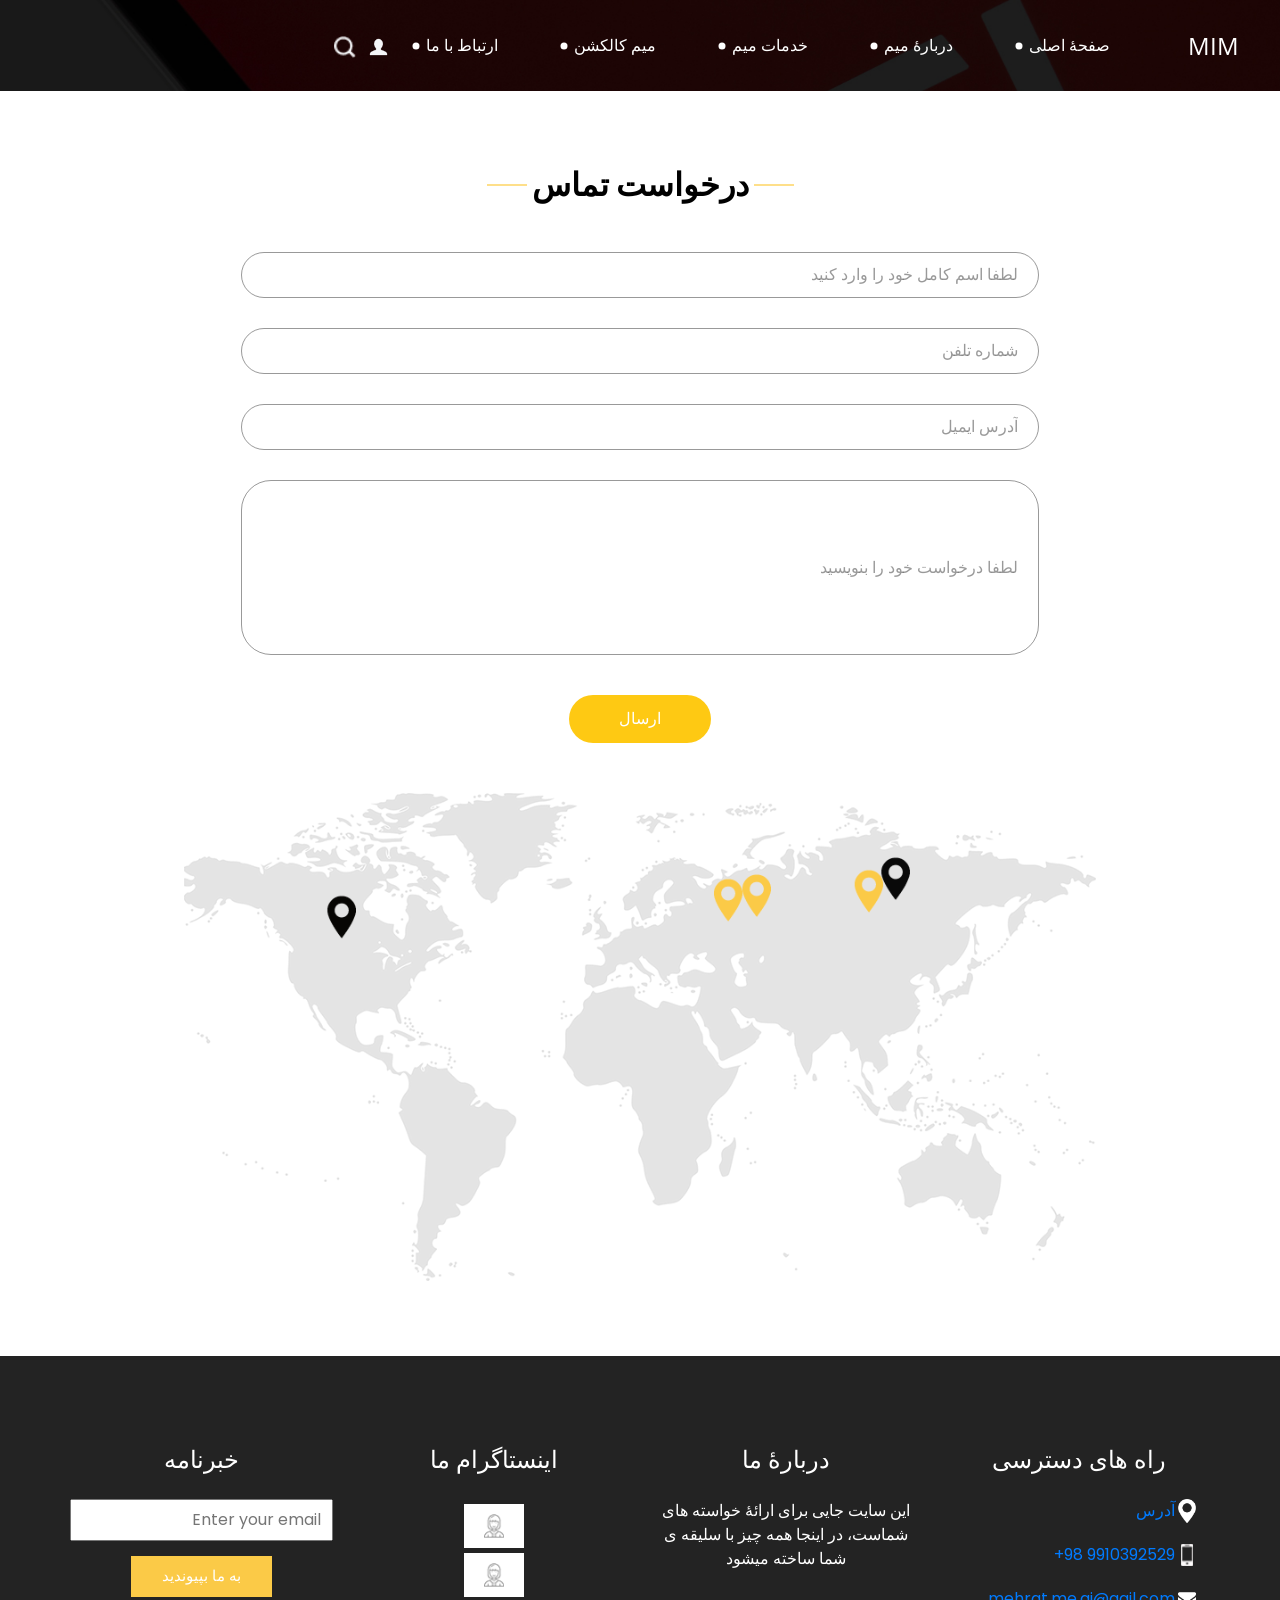
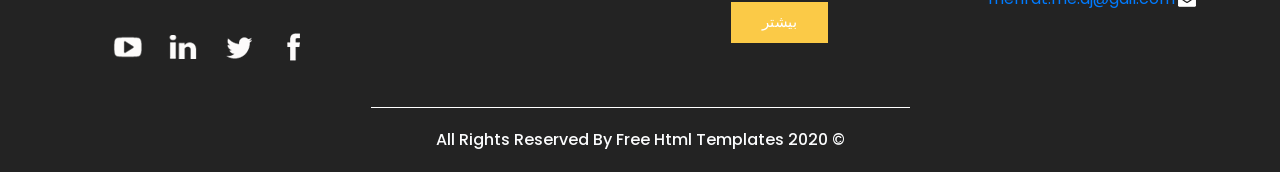
<file: contact.html>
<!DOCTYPE html>
<html dir="rtl">

<head>
  <!-- Basic -->
  <meta charset="utf-8" />
  <meta http-equiv="X-UA-Compatible" content="IE=edge" />
  <!-- Mobile Metas -->
  <meta name="viewport" content="width=device-width, initial-scale=1, shrink-to-fit=no" />
  <!-- Site Metas -->
  <meta name="keywords" content="" />
  <meta name="description" content="" />
  <meta name="author" content="" />

  <title>MIM</title>

  <!-- slider stylesheet -->
  <!-- slider stylesheet -->
  <link rel="stylesheet" type="text/css" href="https://cdnjs.cloudflare.com/ajax/libs/OwlCarousel2/2.3.4/assets/owl.carousel.min.css" />

  <!-- bootstrap core css -->
  <link rel="stylesheet" type="text/css" href="css/bootstrap.css" />

  <!-- fonts style -->
  <link href="https://fonts.googleapis.com/css?family=Open+Sans:400,700|Poppins:400,700&display=swap" rel="stylesheet">
  <!-- Custom styles for this template -->
  <link href="css/style.css" rel="stylesheet" />
  <!-- responsive style -->
  <link href="css/responsive.css" rel="stylesheet" />
</head>

<body class="sub_page">
  <div class="hero_area">
    <!-- header section strats -->
    <header class="header_section">
      <div class="container-fluid">
        <nav class="navbar navbar-expand-lg custom_nav-container pt-3">
          <a class="navbar-brand" href="index.html">
            <span>
              MIM
            </span>
          </a>
          <button class="navbar-toggler" type="button" data-toggle="collapse" data-target="#navbarSupportedContent" aria-controls="navbarSupportedContent" aria-expanded="false" aria-label="Toggle navigation">
            <span class="navbar-toggler-icon"></span>
          </button>
          <div class="collapse navbar-collapse" id="navbarSupportedContent">
            <div class="d-flex ml-auto flex-column flex-lg-row align-items-center">
              <ul class="navbar-nav  ">
                <li class="nav-item active">
                  <a class="nav-link" href="index.html">صفحۀ اصلی <span class="sr-only">(current)</span></a>
                </li>
                <li class="nav-item">
                  <a class="nav-link" href="about.html">دربارۀ میم </a>
                </li>
                <li class="nav-item">
                  <a class="nav-link" href="do.html"> خدمات میم </a>
                </li>
                <li class="nav-item">
                  <a class="nav-link" href="portfolio.html"> میم کالکشن </a>
                </li>
                <li class="nav-item">
                  <a class="nav-link" href="contact.html"> ارتباط با ما</a>
                </li>
              </ul>
              <div class="user_option">
                <a href="">
                  <img src="images/user.png" alt="">
                </a>
                <form class="form-inline my-2 my-lg-0 ml-0 ml-lg-4 mb-3 mb-lg-0">
                  <button class="btn  my-2 my-sm-0 nav_search-btn" type="submit"></button>
                </form>
              </div>
            </div>
          </div>
        </nav>
      </div>
    </header>
    <!-- end header section -->
  </div>

  <!-- contact section -->

  <section class="contact_section layout_padding">
    <div class="container">

      <div class="heading_container">
        <h2>
          درخواست تماس
        </h2>
      </div>
      <div class="">
        <div class="">
          <div class="row">
            <div class="col-md-9 mx-auto">
              <div class="contact-form">
                <form action="">
                  <div>
                    <input type="text" placeholder="لطفا اسم کامل خود را وارد کنید ">
                  </div>
                  <div>
                    <input type="text" placeholder="شماره تلفن">
                  </div>
                  <div>
                    <input type="email" placeholder="آدرس ایمیل">
                  </div>
                  <div>
                    <input type="text" placeholder="لطفا درخواست خود را بنویسید" class="input_message">
                  </div>
                  <div class="d-flex justify-content-center">
                    <button type="submit" class="btn_on-hover">
                      ارسال
                    </button>
                  </div>
                </form>
              </div>
            </div>
          </div>
        </div>
      </div>
      <div class="map_img-box">
        <img src="images/map-img.png" alt="">
      </div>
    </div>
  </section>

  <!-- end contact section -->

   <!-- info section -->
   <section class="info_section ">
    <center>
      <main class="inline-block-center">
    <div  class="container">
      <div class="row">
        <div class="col-md-3">
          <div class="info_contact">
            <h5>
              راه های دسترسی
            </h5>
            <div>
              <div class="img-box">
                
                <img src="images/location-white.png" width="18px" alt="">
                
              </div>
              <p>
                <a href="72W2+MVX Qazvin, Qazvin Province, Iran"> 
                  آدرس
              </a>
              </p>
            </div>
            <div>
              <div class="img-box">
                <img src="images/telephone-white.png" width="12px" alt="">
              </div>
              <p>
                <div dir="ltr">
                 <a href="tel:+989910392529">
                   +98 9910392529
                  </a>
                </div>
              </p>
            </div>
            <div>
              <div class="img-box">
                <img src="images/envelope-white.png" width="18px" alt="">
              </div>
              <p>
                <a href="mailto:mehrat.me.aj@gail.com">mehrat.me.aj@gail.com</a>
              </p>
            </div>
          </div>
        </div>
        <div class="col-md-3">
          <div class="info_info">
            <h5>
              دربارۀ ما
            </h5>
            <p>
              این سایت جایی برای ارائۀ خواسته های شماست، در اینجا همه چیز با سلیقه ی شما ساخته میشود
            </p>
            <div style="width: 200px;float: right;">
             <div class="col-md-3">
               <div class="info_form ">
                  <form action="">
                      <button type="button" onclick="location.href='about.html';">
                        بیشتر
                      </button>
                 </form>
              </div>  
            </div>
           </div>
          </div>
        </div>

        <div class="col-md-3">
          <div class="info_insta">
            <h5>
              اینستاگرام ما
            </h5>
            <div class="insta_container">
              <div style="width: 70px;float: center;"> 
                <center>
                <a href="">
                  <div class="insta-box b-1">
                    <img src="images/insta.png" alt="">
                  </div>
                </a> 
                <a href="">
                  <div class="insta-box b-2">
                    <img src="images/insta.png" alt="">
                  </div>
                </a>
              </center>
              </div> 
            </div>
          </div>
        </div> 
        <div class="col-md-3">
          <div class="info_form ">
            <h5>
              خبرنامه
            </h5>
            <form action="">
              <input type="email" placeholder="Enter your email">
              <button type="submit" onclick="alert('ایمیل شما با موفقیت ثبت شد')">
                به ما بپیوندید
              </button>
            </form>
            <div class="social_box">
              <a href="https://www.facebook.com">
                <img src="images/fb.png" alt="">
              </a>
              <a href="https://twitter.com">
                <img src="images/twitter.png" alt="">
              </a>
              <a href="https://www.linkedin.com">
                <img src="images/linkedin.png" alt="">
              </a>
              <a href="https://www.youtube.com">
                <img src="images/youtube.png" alt="">
              </a>
            </div>
          </div>
        </div>
      </div>
    </div>
  </main>
  </center>
  </section>

  <!-- end info_section -->


  <!-- footer section -->
  <section class="container-fluid footer_section">
    <p>
      &copy; 2020 All Rights Reserved By
      <a href="https://html.design/">Free Html Templates</a>
    </p>
  </section>
  <!-- footer section -->

  <script type="text/javascript" src="js/jquery-3.4.1.min.js"></script>
  <script type="text/javascript" src="js/bootstrap.js"></script>
  <script type="text/javascript" src="https://cdnjs.cloudflare.com/ajax/libs/OwlCarousel2/2.3.4/owl.carousel.min.js">
  </script>
  <!-- owl carousel script 
    -->
  <script type="text/javascript">
    $(".owl-carousel").owlCarousel({
      loop: true,
      margin: 0,
      navText: [],
      center: true,
      autoplay: true,
      autoplayHoverPause: true,
      responsive: {
        0: {
          items: 1
        },
        1000: {
          items: 3
        }
      }
    });
  </script>
  <!-- end owl carousel script -->

</body>

</html>
</file>
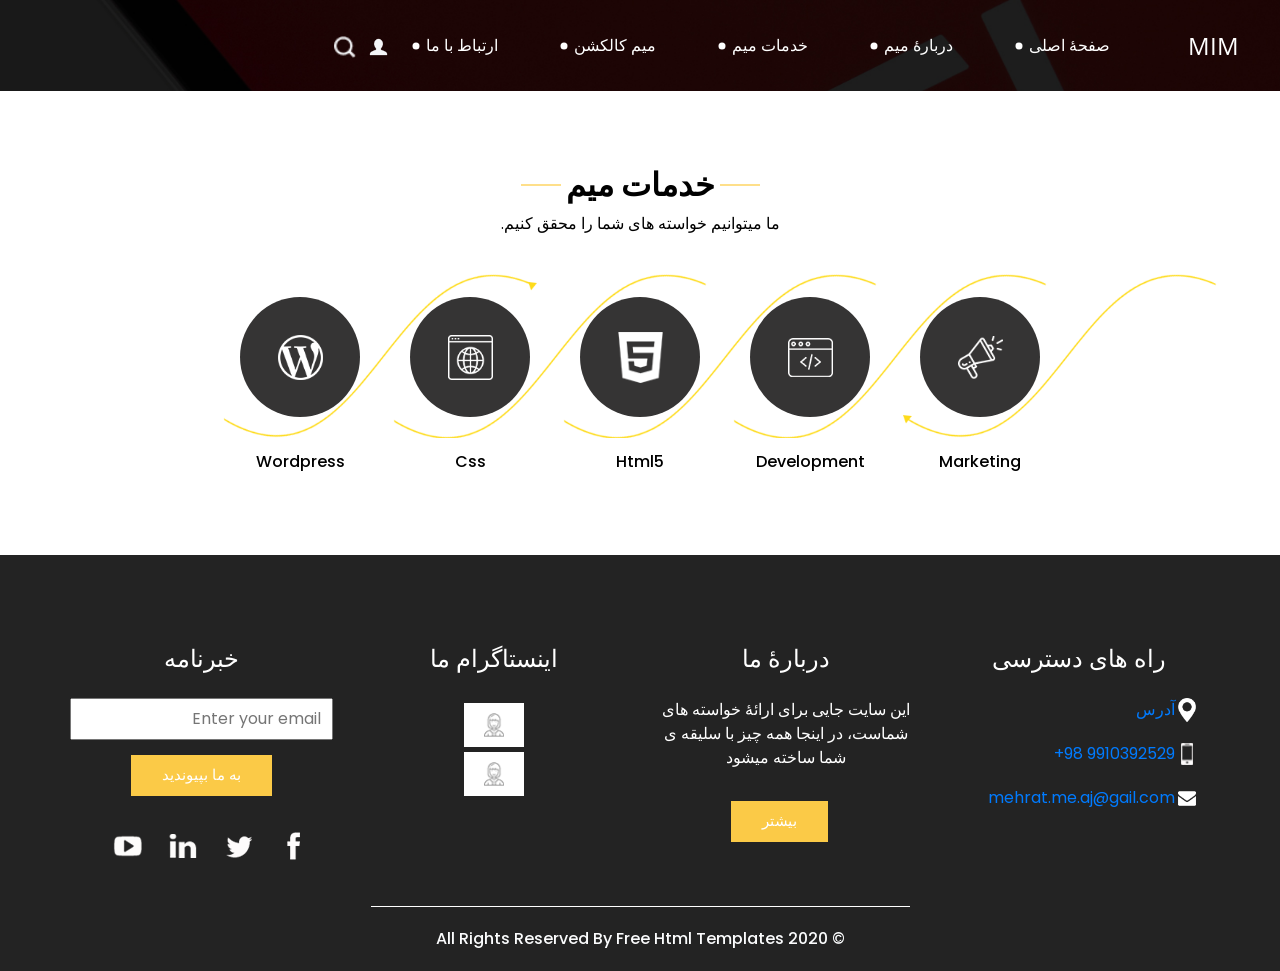
<file: do.html>
<!DOCTYPE html>
<html dir="rtl">

<head>
  <!-- Basic -->
  <meta charset="utf-8" />
  <meta http-equiv="X-UA-Compatible" content="IE=edge" />
  <!-- Mobile Metas -->
  <meta name="viewport" content="width=device-width, initial-scale=1, shrink-to-fit=no" />
  <!-- Site Metas -->
  <meta name="keywords" content="" />
  <meta name="description" content="" />
  <meta name="author" content="" />

  <title>MIM</title>

  <!-- slider stylesheet -->
  <!-- slider stylesheet -->
  <link rel="stylesheet" type="text/css" href="https://cdnjs.cloudflare.com/ajax/libs/OwlCarousel2/2.3.4/assets/owl.carousel.min.css" />

  <!-- bootstrap core css -->
  <link rel="stylesheet" type="text/css" href="css/bootstrap.css" />

  <!-- fonts style -->
  <link href="https://fonts.googleapis.com/css?family=Open+Sans:400,700|Poppins:400,700&display=swap" rel="stylesheet">
  <!-- Custom styles for this template -->
  <link href="css/style.css" rel="stylesheet" />
  <!-- responsive style -->
  <link href="css/responsive.css" rel="stylesheet" />
</head>

<body class="sub_page">
  <div class="hero_area">
    <!-- header section strats -->
    <header class="header_section">
      <div class="container-fluid">
        <nav class="navbar navbar-expand-lg custom_nav-container pt-3">
          <a class="navbar-brand" href="index.html">
            <span>
              MIM
            </span>
          </a>
          <button class="navbar-toggler" type="button" data-toggle="collapse" data-target="#navbarSupportedContent" aria-controls="navbarSupportedContent" aria-expanded="false" aria-label="Toggle navigation">
            <span class="navbar-toggler-icon"></span>
          </button>
          <div class="collapse navbar-collapse" id="navbarSupportedContent">
            <div class="d-flex ml-auto flex-column flex-lg-row align-items-center">
              <ul class="navbar-nav  ">
                <li class="nav-item active">
                  <a class="nav-link" href="index.html">صفحۀ اصلی <span class="sr-only">(current)</span></a>
                </li>
                <li class="nav-item">
                  <a class="nav-link" href="about.html">دربارۀ میم </a>
                </li>
                <li class="nav-item">
                  <a class="nav-link" href="do.html"> خدمات میم </a>
                </li>
                <li class="nav-item">
                  <a class="nav-link" href="portfolio.html"> میم کالکشن </a>
                </li>
                <li class="nav-item">
                  <a class="nav-link" href="contact.html"> ارتباط با ما</a>
                </li>
              </ul>
              <div class="user_option">
                <a href="">
                  <img src="images/user.png" alt="">
                </a>
                <form class="form-inline my-2 my-lg-0 ml-0 ml-lg-4 mb-3 mb-lg-0">
                  <button class="btn  my-2 my-sm-0 nav_search-btn" type="submit"></button>
                </form>
              </div>
            </div>
          </div>
        </nav>
      </div>
    </header>
    <!-- end header section -->
  </div>

  <!-- do section -->

  <section class="do_section layout_padding">
    <div class="container">
      <div class="heading_container">
        <h2>
          خدمات میم
        </h2>
        <p>
          ما میتوانیم خواسته های شما را محقق کنیم.
        </p>
      </div>
      <div class="do_container">
        <div class="box arrow-start arrow_bg">
          <div class="img-box">
            <img src="images/d-1.png" alt="">
          </div>
          <div class="detail-box">
            <h6>
              Marketing
            </h6>
          </div>
        </div>
        <div class="box arrow-middle arrow_bg">
          <div class="img-box">
            <img src="images/d-2.png" alt="">
          </div>
          <div class="detail-box">
            <h6>
              Development
            </h6>
          </div>
        </div>
        <div class="box arrow-middle arrow_bg">
          <div class="img-box">
            <img src="images/d-3.png" alt="">
          </div>
          <div class="detail-box">
            <h6>
              Html5
            </h6>
          </div>
        </div>
        <div class="box arrow-middle arrow_bg">
        
          <div class="img-box">
            <img src="images/d-4.png" alt="">
          </div>
          <div class="detail-box">
            <h6>
              Css
            </h6>
          </div>
        </div>
        <div class="box arrow-end arrow_bg">
          <div class="img-box">
            <img src="images/d-5.png" alt="">
          </div>
          <div class="detail-box">
            <h6>
              Wordpress
            </h6>
          </div>
        </div>
      </div>
    </div>
  </section>

  <!-- end do section -->

   <!-- info section -->
   <!-- info section -->
   <section class="info_section ">
    <center>
      <main class="inline-block-center">
    <div  class="container">
      <div class="row">
        <div class="col-md-3">
          <div class="info_contact">
            <h5>
              راه های دسترسی
            </h5>
            <div>
              <div class="img-box">
                
                <img src="images/location-white.png" width="18px" alt="">
                
              </div>
              <p>
                <a href="72W2+MVX Qazvin, Qazvin Province, Iran"> 
                  آدرس
              </a>
              </p>
            </div>
            <div>
              <div class="img-box">
                <img src="images/telephone-white.png" width="12px" alt="">
              </div>
              <p>
                <div dir="ltr">
                 <a href="tel:+989910392529">
                   +98 9910392529
                  </a>
                </div>
              </p>
            </div>
            <div>
              <div class="img-box">
                <img src="images/envelope-white.png" width="18px" alt="">
              </div>
              <p>
                <a href="mailto:mehrat.me.aj@gail.com">mehrat.me.aj@gail.com</a>
              </p>
            </div>
          </div>
        </div>
        <div class="col-md-3">
          <div class="info_info">
            <h5>
              دربارۀ ما
            </h5>
            <p>
              این سایت جایی برای ارائۀ خواسته های شماست، در اینجا همه چیز با سلیقه ی شما ساخته میشود
            </p>
            <div style="width: 200px;float: right;">
             <div class="col-md-3">
               <div class="info_form ">
                  <form action="">
                      <button type="button" onclick="location.href='about.html';">
                        بیشتر
                      </button>
                 </form>
              </div>  
            </div>
           </div>
          </div>
        </div>

        <div class="col-md-3">
          <div class="info_insta">
            <h5>
              اینستاگرام ما
            </h5>
            <div class="insta_container">
              <div style="width: 70px;float: center;"> 
                <center>
                <a href="">
                  <div class="insta-box b-1">
                    <img src="images/insta.png" alt="">
                  </div>
                </a> 
                <a href="">
                  <div class="insta-box b-2">
                    <img src="images/insta.png" alt="">
                  </div>
                </a>
              </center>
              </div> 
            </div>
          </div>
        </div> 
        <div class="col-md-3">
          <div class="info_form ">
            <h5>
              خبرنامه
            </h5>
            <form action="">
              <input type="email" placeholder="Enter your email">
              <button type="submit" onclick="alert('ایمیل شما با موفقیت ثبت شد')">
                به ما بپیوندید
              </button>
            </form>
            <div class="social_box">
              <a href="https://www.facebook.com">
                <img src="images/fb.png" alt="">
              </a>
              <a href="https://twitter.com">
                <img src="images/twitter.png" alt="">
              </a>
              <a href="https://www.linkedin.com">
                <img src="images/linkedin.png" alt="">
              </a>
              <a href="https://www.youtube.com">
                <img src="images/youtube.png" alt="">
              </a>
            </div>
          </div>
        </div>
      </div>
    </div>
  </main>
  </center>
  </section>

  <!-- end info_section -->


  <!-- footer section -->
  <section class="container-fluid footer_section">
    <p>
      &copy; 2020 All Rights Reserved By
      <a href="https://html.design/">Free Html Templates</a>
    </p>
  </section>
  <!-- footer section -->

  <script type="text/javascript" src="js/jquery-3.4.1.min.js"></script>
  <script type="text/javascript" src="js/bootstrap.js"></script>
  <script type="text/javascript" src="https://cdnjs.cloudflare.com/ajax/libs/OwlCarousel2/2.3.4/owl.carousel.min.js">
  </script>
  <!-- owl carousel script 
    -->
  <script type="text/javascript">
    $(".owl-carousel").owlCarousel({
      loop: true,
      margin: 0,
      navText: [],
      center: true,
      autoplay: true,
      autoplayHoverPause: true,
      responsive: {
        0: {
          items: 1
        },
        1000: {
          items: 3
        }
      }
    });
  </script>
  <!-- end owl carousel script -->

</body>

</html>
</file>
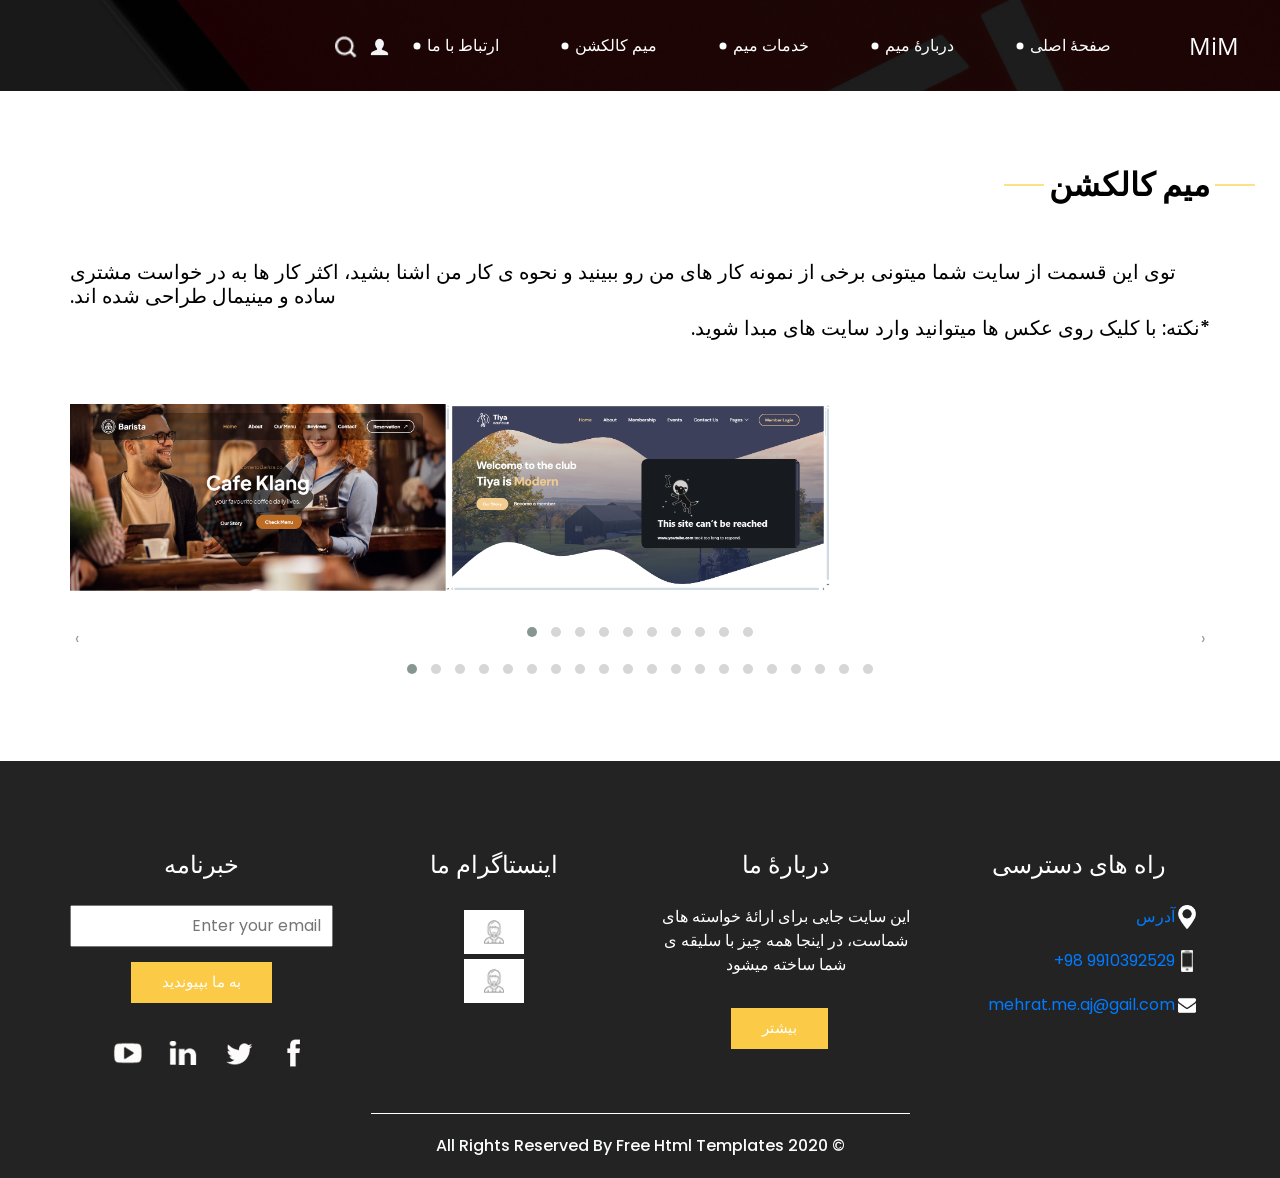
<file: portfolio.html>
<!DOCTYPE html>
<html dir="rtl">

<head>
  <!-- Basic -->
  <meta charset="utf-8" />
  <meta http-equiv="X-UA-Compatible" content="IE=edge" />
  <!-- Mobile Metas -->
  <meta name="viewport" content="width=device-width, initial-scale=1, shrink-to-fit=no" />
  <!-- Site Metas -->
  <meta name="keywords" content="" />
  <meta name="description" content="" />
  <meta name="author" content="" />

  <title>MIM</title>

  <!-- slider stylesheet -->
  <!-- slider stylesheet -->
  <link rel="stylesheet" type="text/css" href="https://cdnjs.cloudflare.com/ajax/libs/OwlCarousel2/2.3.4/assets/owl.carousel.min.css" />

  <!-- bootstrap core css -->
  <link rel="stylesheet" type="text/css" href="css/bootstrap.css" />

  <!-- fonts style -->
  <link href="https://fonts.googleapis.com/css?family=Open+Sans:400,700|Poppins:400,700&display=swap" rel="stylesheet">
  <!-- Custom styles for this template -->
  <link href="css/style.css" rel="stylesheet" />
  <!-- responsive style -->
  <link href="css/responsive.css" rel="stylesheet" />
</head>

<body class="sub_page">
  <div class="hero_area">
    <!-- header section strats -->
    <header class="header_section">
      <div class="container-fluid">
        <nav class="navbar navbar-expand-lg custom_nav-container pt-3">
          <a class="navbar-brand" href="index.html">
            <span>
              MiM
            </span>
          </a>
          <button class="navbar-toggler" type="button" data-toggle="collapse" data-target="#navbarSupportedContent" aria-controls="navbarSupportedContent" aria-expanded="false" aria-label="Toggle navigation">
            <span class="navbar-toggler-icon"></span>
          </button>
          <div class="collapse navbar-collapse" id="navbarSupportedContent">
            <div class="d-flex ml-auto flex-column flex-lg-row align-items-center">
              <ul class="navbar-nav  ">
                <li class="nav-item active">
                  <a class="nav-link" href="index.html">صفحۀ اصلی <span class="sr-only">(current)</span></a>
                </li>
                <li class="nav-item">
                  <a class="nav-link" href="about.html">دربارۀ میم </a>
                </li>
                <li class="nav-item">
                  <a class="nav-link" href="do.html"> خدمات میم </a>
                </li>
                <li class="nav-item">
                  <a class="nav-link" href="portfolio.html"> میم کالکشن </a>
                </li>
                <li class="nav-item">
                  <a class="nav-link" href="contact.html"> ارتباط با ما</a>
                </li>
              </ul>
              <div class="user_option">
                <a href="">
                  <img src="images/user.png" alt="">
                </a>
                <form class="form-inline my-2 my-lg-0 ml-0 ml-lg-4 mb-3 mb-lg-0">
                  <button class="btn  my-2 my-sm-0 nav_search-btn" type="submit"></button>
                </form>
              </div>
            </div>
          </div>
        </nav>
      </div>
    </header>
    <!-- end header section -->
  </div>


  <!-- work section -->
  <section class="work_section layout_padding">
    <div class="container">
      <div class="heading_container">
        <h2>
          میم کالکشن
        </h2>
      </br>
    </br>

        <h5 dir="rtl">
          توی این قسمت از سایت شما میتونی برخی از نمونه کار های من رو ببینید و نحوه ی کار من اشنا بشید، اکثر کار ها به در خواست مشتری ساده و مینیمال طراحی شده اند.
        </br>
        </h5>
        <h5 dir="rtl">
        *نکته: با کلیک روی عکس ها میتوانید وارد سایت های مبدا شوید.
      </h5>
        </h5>
      </br>
    </br>

    <section class="box_slider">

      <link rel="stylesheet" href="css/owl.carousel.min.css">

      <link rel="stylesheet" href="css/owl.theme.default.min.css">

      <div class="owl-carousel owl-theme">
        <div class="item">
         <a href="https://templatemo.com/live/templatemo_587_tiya_golf_club">
         <img src="images/w-1.png" alt=""></div>
        </a>
        <div class="item">
          <a href="https://templatemo.com/live/templatemo_586_scholar">
          <img src="images/w-2.png" alt=""></div></a>
          
        <div class="item">
          <a href="https://templatemo.com/live/templatemo_591_villa_agency">
          <img src="images/w-3.png" alt=""></div></a>

        <div class="item">
          <a href="https://www.tooplate.com/live/2137_barista_cafe">
          <img src="images/w-4.png" alt=""></div></a>

          <!---->
          <div class="item">
            <a href="https://www.tooplate.com/live/2133_moso_interior">
            <img src="images/w-5.png" alt=""></div>
           </a>
           <div class="item">
             <a href="https://www.tooplate.com/live/2110_character">
             <img src="images/w-6.png" alt=""></div></a>
             
           <div class="item">
             <a href="https://www.tooplate.com/live/2107_new_spot">
             <img src="images/w-7.png" alt=""></div></a>
   
           <div class="item">
             <a href="https://www.tooplate.com/live/2100_artist">
             <img src="images/w-8.png" alt=""></div></a>
   
      </div>
       <script src="js/jquery.min.js"></script>
       <script src="js/owl.carousel.min.js"></script>
       <script src="js/jqmin.js"></script>
       
    </div>

   </section>
  </section>

  <!-- end work section -->

  <!-- info section -->
    <!-- info section -->
    <section class="info_section ">
      <center>
        <main class="inline-block-center">
      <div  class="container">
        <div class="row">
          <div class="col-md-3">
            <div class="info_contact">
              <h5>
                راه های دسترسی
              </h5>
              <div>
                <div class="img-box">
                  
                  <img src="images/location-white.png" width="18px" alt="">
                  
                </div>
                <p>
                  <a href="72W2+MVX Qazvin, Qazvin Province, Iran"> 
                    آدرس
                </a>
                </p>
              </div>
              <div>
                <div class="img-box">
                  <img src="images/telephone-white.png" width="12px" alt="">
                </div>
                <p>
                  <div dir="ltr">
                   <a href="tel:+989910392529">
                     +98 9910392529
                    </a>
                  </div>
                </p>
              </div>
              <div>
                <div class="img-box">
                  <img src="images/envelope-white.png" width="18px" alt="">
                </div>
                <p>
                  <a href="mailto:mehrat.me.aj@gail.com">mehrat.me.aj@gail.com</a>
                </p>
              </div>
            </div>
          </div>
          <div class="col-md-3">
            <div class="info_info">
              <h5>
                دربارۀ ما
              </h5>
              <p>
                این سایت جایی برای ارائۀ خواسته های شماست، در اینجا همه چیز با سلیقه ی شما ساخته میشود
              </p>
              <div style="width: 200px;float: right;">
               <div class="col-md-3">
                 <div class="info_form ">
                    <form action="">
                        <button type="button" onclick="location.href='about.html';">
                          بیشتر
                        </button>
                   </form>
                </div>  
              </div>
             </div>
            </div>
          </div>
  
          <div class="col-md-3">
            <div class="info_insta">
              <h5>
                اینستاگرام ما
              </h5>
              <div class="insta_container">
                <div style="width: 70px;float: center;"> 
                  <center>
                  <a href="">
                    <div class="insta-box b-1">
                      <img src="images/insta.png" alt="">
                    </div>
                  </a> 
                  <a href="">
                    <div class="insta-box b-2">
                      <img src="images/insta.png" alt="">
                    </div>
                  </a>
                </center>
                </div> 
              </div>
            </div>
          </div> 
          <div class="col-md-3">
            <div class="info_form ">
              <h5>
                خبرنامه
              </h5>
              <form action="">
                <input type="email" placeholder="Enter your email">
                <button type="submit" onclick="alert('ایمیل شما با موفقیت ثبت شد')">
                  به ما بپیوندید
                </button>
              </form>
              <div class="social_box">
                <a href="https://www.facebook.com">
                  <img src="images/fb.png" alt="">
                </a>
                <a href="https://twitter.com">
                  <img src="images/twitter.png" alt="">
                </a>
                <a href="https://www.linkedin.com">
                  <img src="images/linkedin.png" alt="">
                </a>
                <a href="https://www.youtube.com">
                  <img src="images/youtube.png" alt="">
                </a>
              </div>
            </div>
          </div>
        </div>
      </div>
    </main>
    </center>
    </section>
  <!-- end info_section -->


  <!-- footer section -->
  <section class="container-fluid footer_section">
    <p>
      &copy; 2020 All Rights Reserved By
      <a href="https://html.design/">Free Html Templates</a>
    </p>
  </section>
  <!-- footer section -->

  <script type="text/javascript" src="js/jquery-3.4.1.min.js"></script>
  <script type="text/javascript" src="js/bootstrap.js"></script>
  <script type="text/javascript" src="https://cdnjs.cloudflare.com/ajax/libs/OwlCarousel2/2.3.4/owl.carousel.min.js">
  </script>
  <!-- owl carousel script 
    -->
  <script type="text/javascript">
    $(".owl-carousel").owlCarousel({
      loop: true,
      margin: 0,
      navText: [],
      center: true,
      autoplay: true,
      autoplayHoverPause: true,
      responsive: {
        0: {
          items: 1
        },
        1000: {
          items: 3
        }
      }
    });
  </script>
  <!-- end owl carousel script -->

</body>

</html>
</file>
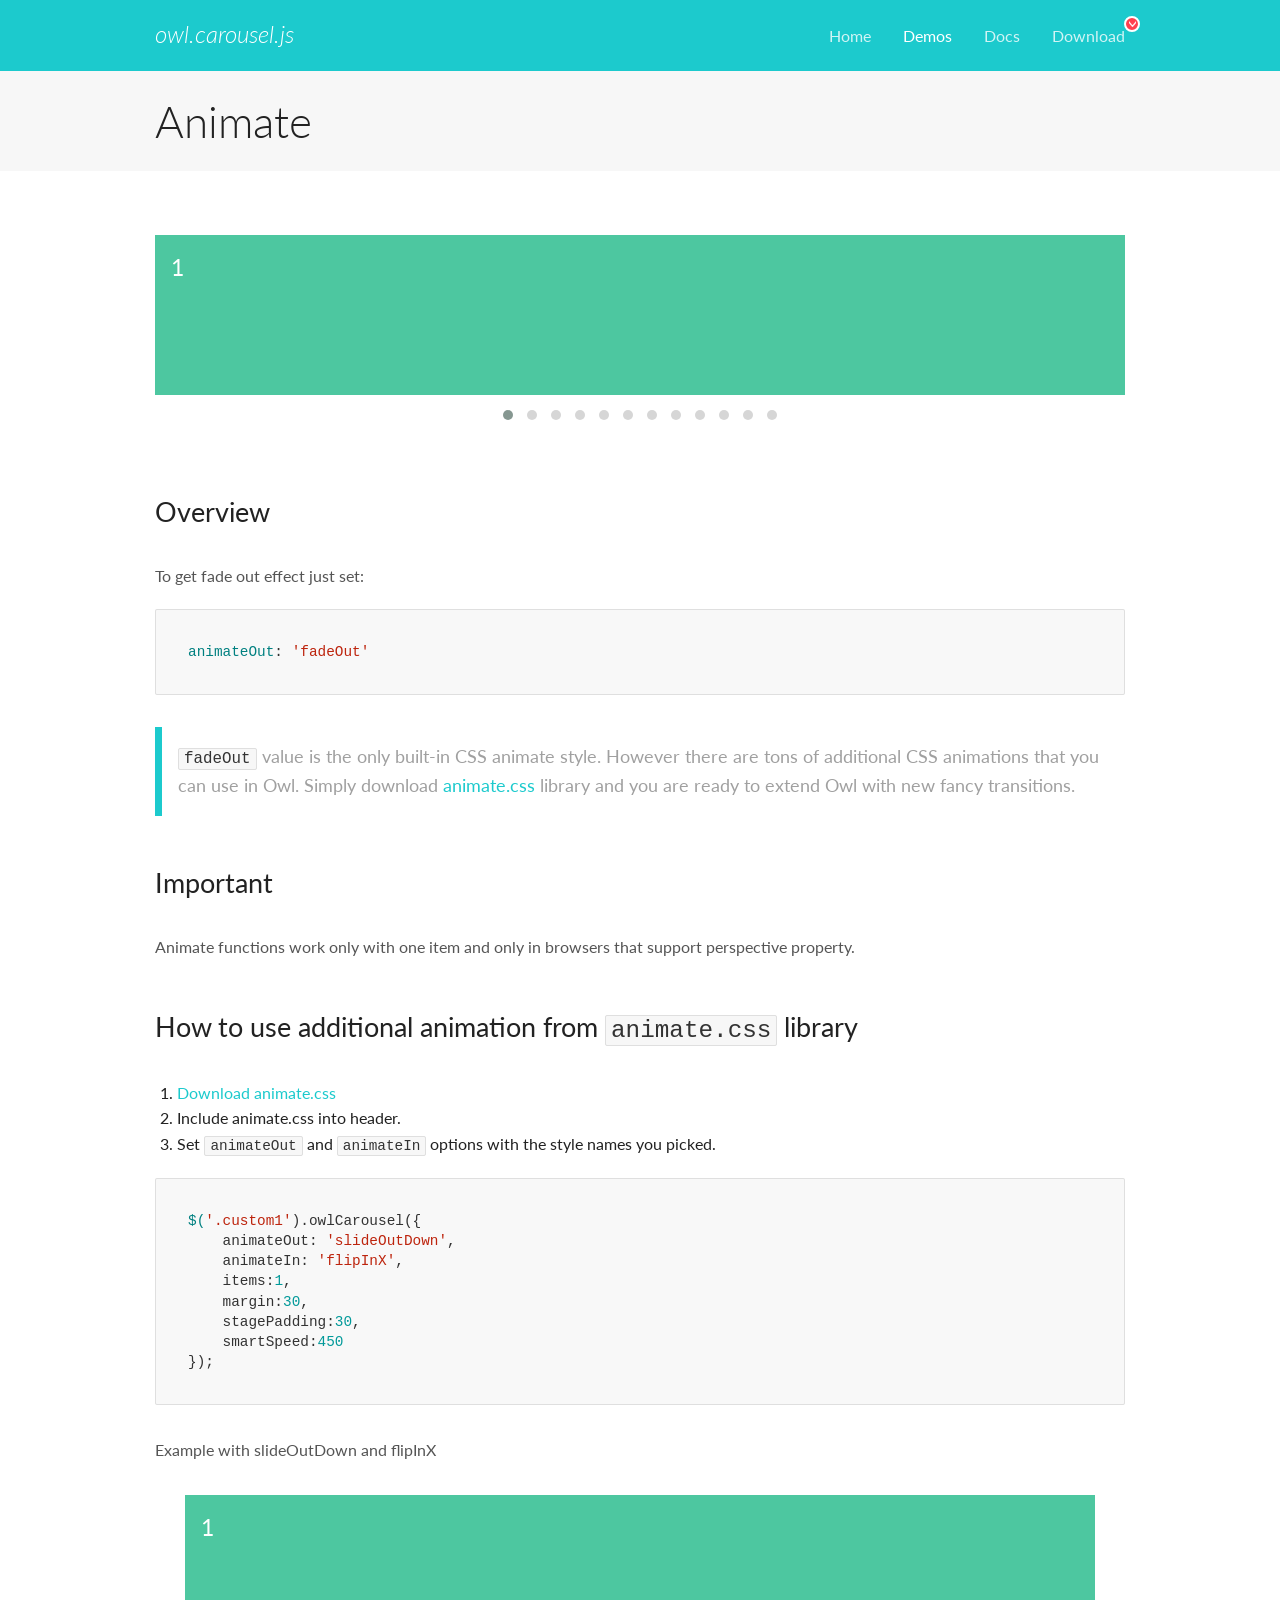
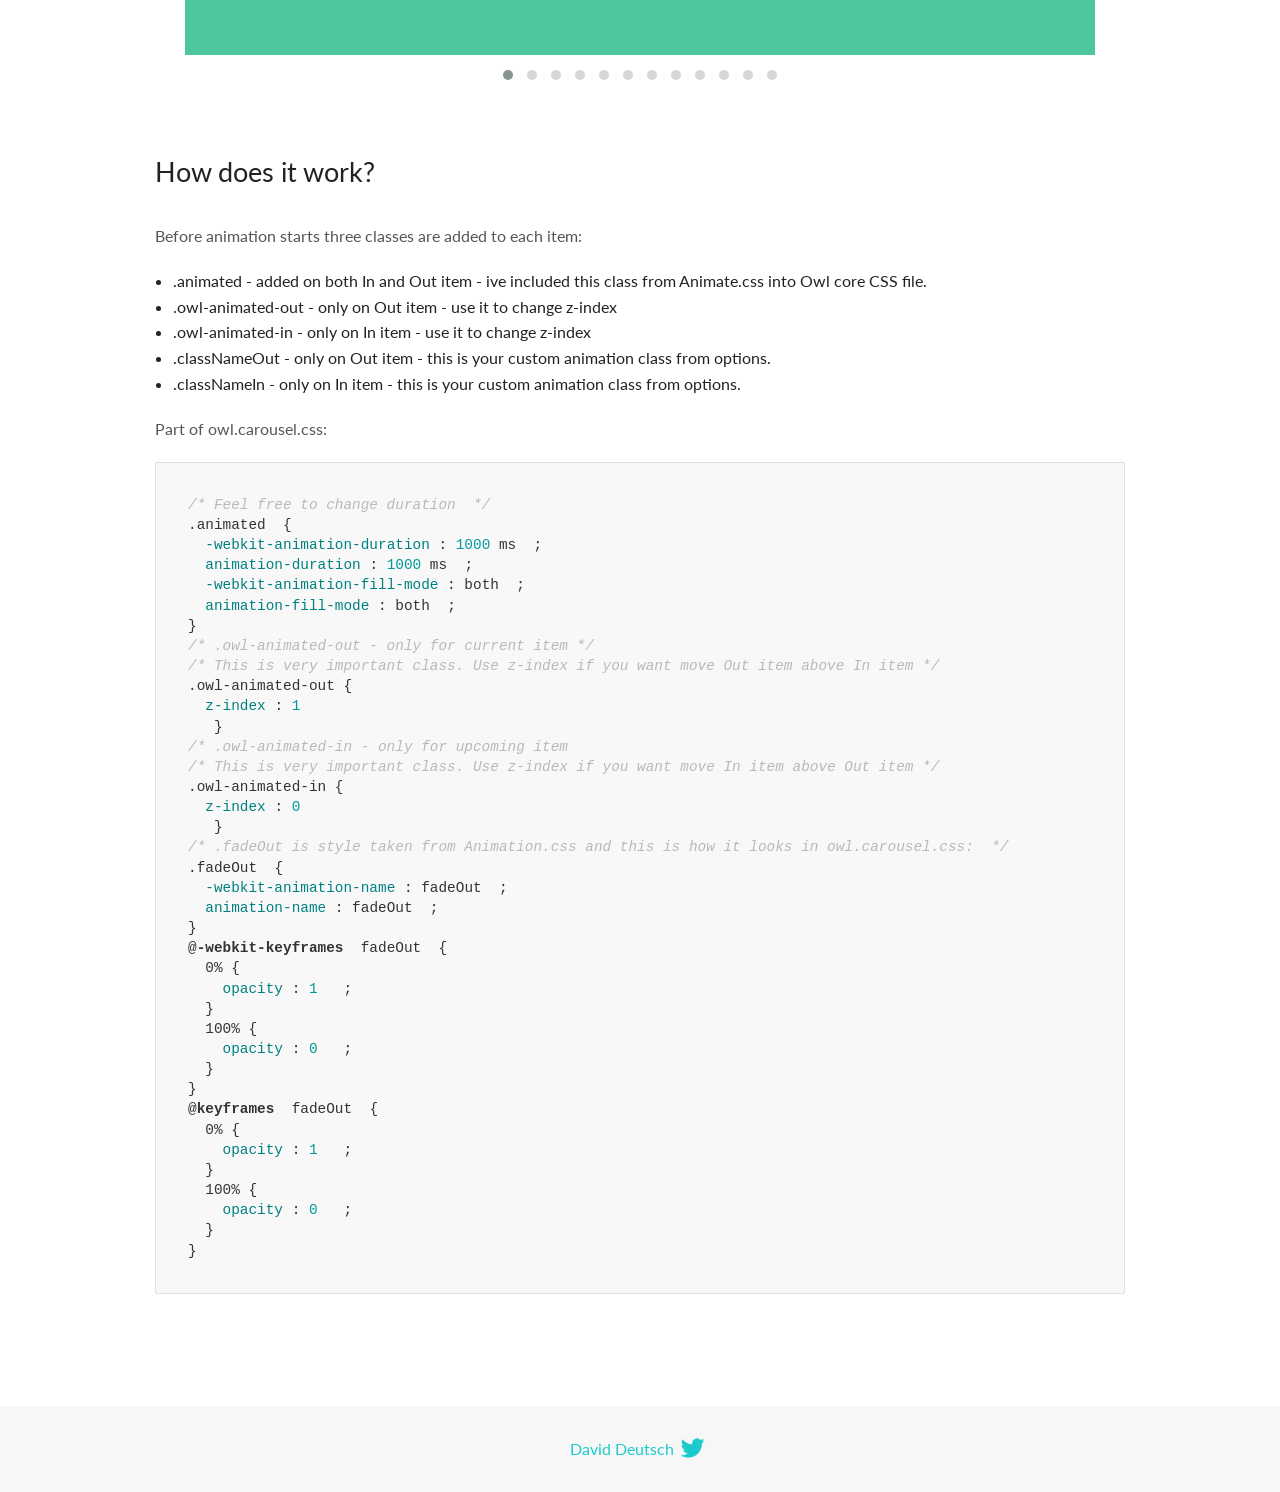
<file: OwlCarousel2-2.3.4/docs/demos/animate.html>
<!DOCTYPE html>
<html lang="en">
  <head>

    <!-- head -->
    <meta charset="utf-8">
    <meta name="msapplication-tap-highlight" content="no" />
    <meta name="viewport" content="width=device-width, initial-scale=1.0" />
    <meta name="description" content="Animate carousel">
    <meta name="author" content="David Deutsch">
    <title>
      Animate Demo | Owl Carousel | 2.3.4
    </title>

    <!-- Stylesheets -->
    <link href='https://fonts.googleapis.com/css?family=Lato:300,400,700,400italic,300italic' rel='stylesheet' type='text/css'>
    <link rel="stylesheet" href="../assets/css/docs.theme.min.css">

    <!-- Owl Stylesheets -->
    <link rel="stylesheet" href="../assets/owlcarousel/assets/owl.carousel.min.css">
    <link rel="stylesheet" href="../assets/owlcarousel/assets/owl.theme.default.min.css">

    <!-- HTML5 shim and Respond.js IE8 support of HTML5 elements and media queries -->

    <!--[if lt IE 9]>
      <script src="https://oss.maxcdn.com/libs/html5shiv/3.7.0/html5shiv.js"></script>
      <script src="https://oss.maxcdn.com/libs/respond.js/1.3.0/respond.min.js"></script>
    <![endif]-->

    <!-- Favicons -->
    <link rel="apple-touch-icon-precomposed" sizes="144x144" href="../assets/ico/apple-touch-icon-144-precomposed.png">
    <link rel="shortcut icon" href="../assets/ico/favicon.png">
    <link rel="shortcut icon" href="favicon.ico">

    <!-- Yeah i know js should not be in header. Its required for demos.-->

    <!-- javascript -->
    <script src="../assets/vendors/jquery.min.js"></script>
    <script src="../assets/owlcarousel/owl.carousel.js"></script>
  </head>
  <body>

    <!-- header -->
    <header class="header">
      <div class="row">
        <div class="large-12 columns">
          <div class="brand left">
            <h3>
              <a href="/OwlCarousel2/">owl.carousel.js</a> 
            </h3>
          </div>
          <a id="toggle-nav" class="right">
            <span></span> <span></span> <span></span> 
          </a> 
          <div class="nav-bar">
            <ul class="clearfix">
              <li> <a href="/OwlCarousel2/index.html">Home</a>  </li>
              <li class="active">
                <a href="/OwlCarousel2/demos/demos.html">Demos</a> 
              </li>
              <li> <a href="/OwlCarousel2/docs/started-welcome.html">Docs</a>  </li>
              <li>
                <a href="https://github.com/OwlCarousel2/OwlCarousel2/archive/2.3.4.zip">Download</a> 
                <span class="download"></span> 
              </li>
            </ul>
          </div>
        </div>
      </div>
    </header>

    <!-- title -->
    <section class="title">
      <div class="row">
        <div class="large-12 columns">
          <h1>Animate</h1>
        </div>
      </div>
    </section>

    <!--  Demos -->
    <section id="demos">
      <div class="row">
        <div class="large-12 columns">
          <div class="fadeOut owl-carousel owl-theme">
            <div class="item">
              <h4>1</h4>
            </div>
            <div class="item">
              <h4>2</h4>
            </div>
            <div class="item">
              <h4>3</h4>
            </div>
            <div class="item">
              <h4>4</h4>
            </div>
            <div class="item">
              <h4>5</h4>
            </div>
            <div class="item">
              <h4>6</h4>
            </div>
            <div class="item">
              <h4>7</h4>
            </div>
            <div class="item">
              <h4>8</h4>
            </div>
            <div class="item">
              <h4>9</h4>
            </div>
            <div class="item">
              <h4>10</h4>
            </div>
            <div class="item">
              <h4>11</h4>
            </div>
            <div class="item">
              <h4>12</h4>
            </div>
          </div>
          <h3 id="overview">Overview</h3>
          <p>To get fade out effect just set:</p>
          <pre><code>animateOut: &#39;fadeOut&#39;</code></pre>
          <blockquote>
            <p><code>fadeOut</code> value is the only built-in CSS animate style. However there are tons of additional CSS animations that you can use in Owl. Simply download
              <a href="https://daneden.github.io/animate.css/">animate.css</a>  library and you are ready to extend Owl with new fancy transitions.</p>
          </blockquote>
          <h3 id="important">Important</h3>
          <p>Animate functions work only with one item and only in browsers that support perspective property.</p>
          <h3 id="how-to-use-additional-animation-from-animate-css-library">How to use additional animation from <code>animate.css</code> library</h3>
          <ol>
            <li> <a href="https://daneden.github.io/animate.css/">Download animate.css</a>  </li>
            <li>Include animate.css into header.</li>
            <li>Set <code>animateOut</code> and <code>animateIn</code> options with the style names you picked.</li>
          </ol>
          <pre><code>$(&#39;.custom1&#39;).owlCarousel({
    animateOut: &#39;slideOutDown&#39;,
    animateIn: &#39;flipInX&#39;,
    items:1,
    margin:30,
    stagePadding:30,
    smartSpeed:450
});</code></pre>
          <p>Example with slideOutDown and flipInX</p>
          <div class="custom1 owl-carousel owl-theme">
            <div class="item">
              <h4>1</h4>
            </div>
            <div class="item">
              <h4>2</h4>
            </div>
            <div class="item">
              <h4>3</h4>
            </div>
            <div class="item">
              <h4>4</h4>
            </div>
            <div class="item">
              <h4>5</h4>
            </div>
            <div class="item">
              <h4>6</h4>
            </div>
            <div class="item">
              <h4>7</h4>
            </div>
            <div class="item">
              <h4>8</h4>
            </div>
            <div class="item">
              <h4>9</h4>
            </div>
            <div class="item">
              <h4>10</h4>
            </div>
            <div class="item">
              <h4>11</h4>
            </div>
            <div class="item">
              <h4>12</h4>
            </div>
          </div>
          <h3 id="how-does-it-work-">How does it work?</h3>
          <p>Before animation starts three classes are added to each item:</p>
          <ul>
            <li>.animated - added on both In and Out item - ive included this class from Animate.css into Owl core CSS file.</li>
            <li>.owl-animated-out - only on Out item - use it to change z-index</li>
            <li>.owl-animated-in - only on In item - use it to change z-index</li>
            <li>.classNameOut - only on Out item - this is your custom animation class from options.</li>
            <li>.classNameIn - only on In item - this is your custom animation class from options.</li>
          </ul>
          <p>Part of owl.carousel.css:</p>
          <pre><code class="language-css"><span class="comment">/* Feel free to change duration  */</span> 
<span class="class">.animated</span>  <span class="rules">{
  <span class="rule"><span class="attribute">-webkit-animation-duration</span> :<span class="value"> <span class="number">1000</span> ms</span> </span> ;
  <span class="rule"><span class="attribute">animation-duration</span> :<span class="value"> <span class="number">1000</span> ms</span> </span> ;
  <span class="rule"><span class="attribute">-webkit-animation-fill-mode</span> :<span class="value"> both</span> </span> ;
  <span class="rule"><span class="attribute">animation-fill-mode</span> :<span class="value"> both</span> </span> ;
<span class="rule">}</span> </span> 
<span class="comment">/* .owl-animated-out - only for current item */</span> 
<span class="comment">/* This is very important class. Use z-index if you want move Out item above In item */</span> 
<span class="class">.owl-animated-out</span> <span class="rules">{
  <span class="rule"><span class="attribute">z-index</span> :<span class="value"> <span class="number">1</span> 
</span> </span> </span> }
<span class="comment">/* .owl-animated-in - only for upcoming item
/* This is very important class. Use z-index if you want move In item above Out item */</span> 
<span class="class">.owl-animated-in</span> <span class="rules">{
  <span class="rule"><span class="attribute">z-index</span> :<span class="value"> <span class="number">0</span> 
</span> </span> </span> }
<span class="comment">/* .fadeOut is style taken from Animation.css and this is how it looks in owl.carousel.css:  */</span> 
<span class="class">.fadeOut</span>  <span class="rules">{
  <span class="rule"><span class="attribute">-webkit-animation-name</span> :<span class="value"> fadeOut</span> </span> ;
  <span class="rule"><span class="attribute">animation-name</span> :<span class="value"> fadeOut</span> </span> ;
<span class="rule">}</span> </span> 
<span class="at_rule">@<span class="keyword">-webkit-keyframes</span>  fadeOut </span> {
  0% <span class="rules">{
    <span class="rule"><span class="attribute">opacity</span> :<span class="value"> <span class="number">1</span> </span> </span> ;
  <span class="rule">}</span> </span> 
  100% <span class="rules">{
    <span class="rule"><span class="attribute">opacity</span> :<span class="value"> <span class="number">0</span> </span> </span> ;
  <span class="rule">}</span> </span> 
}
<span class="at_rule">@<span class="keyword">keyframes</span>  fadeOut </span> {
  0% <span class="rules">{
    <span class="rule"><span class="attribute">opacity</span> :<span class="value"> <span class="number">1</span> </span> </span> ;
  <span class="rule">}</span> </span> 
  100% <span class="rules">{
    <span class="rule"><span class="attribute">opacity</span> :<span class="value"> <span class="number">0</span> </span> </span> ;
  <span class="rule">}</span> </span> 
}</code></pre>
          <link rel="stylesheet" href="../assets/css/animate.css">
          <script>
            jQuery(document).ready(function($) {
              $('.fadeOut').owlCarousel({
                items: 1,
                animateOut: 'fadeOut',
                loop: true,
                margin: 10,
              });
              $('.custom1').owlCarousel({
                animateOut: 'slideOutDown',
                animateIn: 'flipInX',
                items: 1,
                margin: 30,
                stagePadding: 30,
                smartSpeed: 450
              });
            });
          </script>
        </div>
      </div>
    </section>

    <!-- footer -->
    <footer class="footer">
      <div class="row">
        <div class="large-12 columns">
          <h5>
            <a href="/OwlCarousel2/docs/support-contact.html">David Deutsch</a> 
            <a id="custom-tweet-button" href="https://twitter.com/share?url=https://github.com/OwlCarousel2/OwlCarousel2&text=Owl Carousel - This is so awesome! " target="_blank"></a> 
          </h5>
        </div>
      </div>
    </footer>

    <!-- vendors -->
    <script src="../assets/vendors/highlight.js"></script>
    <script src="../assets/js/app.js"></script>
  </body>
</html>
</file>
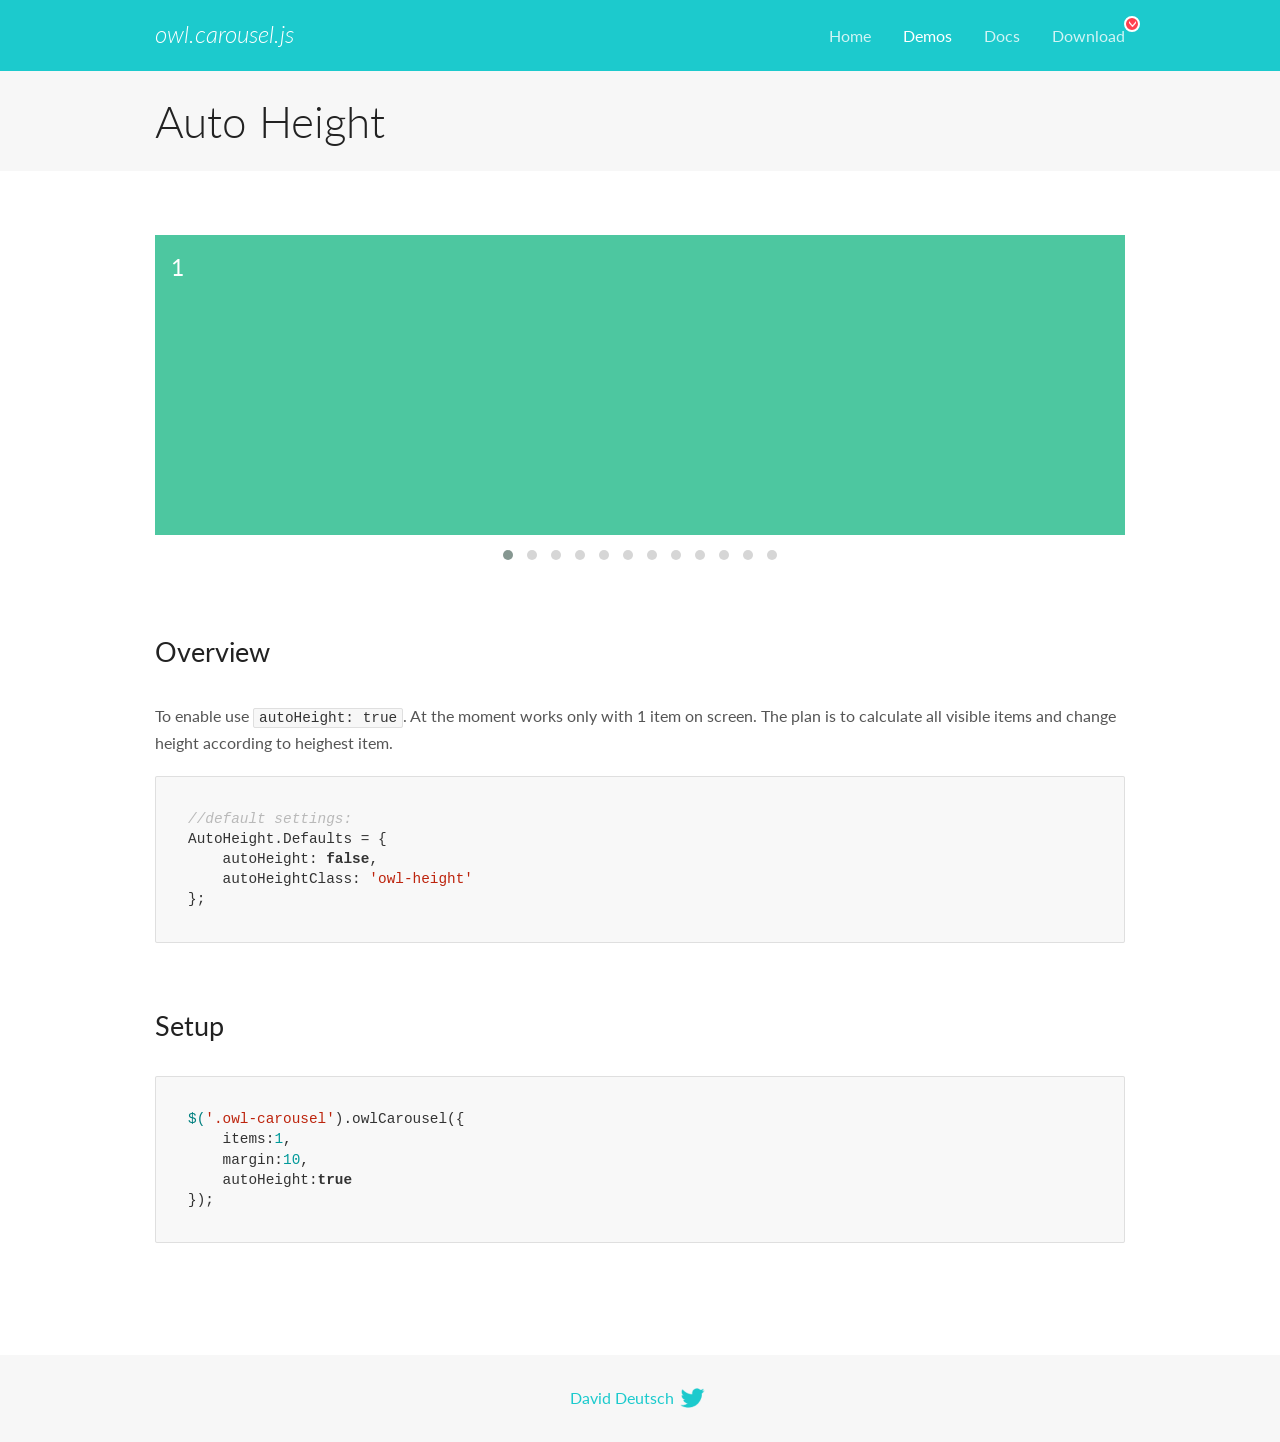
<file: OwlCarousel2-2.3.4/docs/demos/autoheight.html>
<!DOCTYPE html>
<html lang="en">
  <head>

    <!-- head -->
    <meta charset="utf-8">
    <meta name="msapplication-tap-highlight" content="no" />
    <meta name="viewport" content="width=device-width, initial-scale=1.0" />
    <meta name="description" content="autoHeight usage demo">
    <meta name="author" content="David Deutsch">
    <title>
      Auto Height Demo | Owl Carousel | 2.3.4
    </title>

    <!-- Stylesheets -->
    <link href='https://fonts.googleapis.com/css?family=Lato:300,400,700,400italic,300italic' rel='stylesheet' type='text/css'>
    <link rel="stylesheet" href="../assets/css/docs.theme.min.css">

    <!-- Owl Stylesheets -->
    <link rel="stylesheet" href="../assets/owlcarousel/assets/owl.carousel.min.css">
    <link rel="stylesheet" href="../assets/owlcarousel/assets/owl.theme.default.min.css">

    <!-- HTML5 shim and Respond.js IE8 support of HTML5 elements and media queries -->

    <!--[if lt IE 9]>
      <script src="https://oss.maxcdn.com/libs/html5shiv/3.7.0/html5shiv.js"></script>
      <script src="https://oss.maxcdn.com/libs/respond.js/1.3.0/respond.min.js"></script>
    <![endif]-->

    <!-- Favicons -->
    <link rel="apple-touch-icon-precomposed" sizes="144x144" href="../assets/ico/apple-touch-icon-144-precomposed.png">
    <link rel="shortcut icon" href="../assets/ico/favicon.png">
    <link rel="shortcut icon" href="favicon.ico">

    <!-- Yeah i know js should not be in header. Its required for demos.-->

    <!-- javascript -->
    <script src="../assets/vendors/jquery.min.js"></script>
    <script src="../assets/owlcarousel/owl.carousel.js"></script>
  </head>
  <body>

    <!-- header -->
    <header class="header">
      <div class="row">
        <div class="large-12 columns">
          <div class="brand left">
            <h3>
              <a href="/OwlCarousel2/">owl.carousel.js</a> 
            </h3>
          </div>
          <a id="toggle-nav" class="right">
            <span></span> <span></span> <span></span> 
          </a> 
          <div class="nav-bar">
            <ul class="clearfix">
              <li> <a href="/OwlCarousel2/index.html">Home</a>  </li>
              <li class="active">
                <a href="/OwlCarousel2/demos/demos.html">Demos</a> 
              </li>
              <li> <a href="/OwlCarousel2/docs/started-welcome.html">Docs</a>  </li>
              <li>
                <a href="https://github.com/OwlCarousel2/OwlCarousel2/archive/2.3.4.zip">Download</a> 
                <span class="download"></span> 
              </li>
            </ul>
          </div>
        </div>
      </div>
    </header>

    <!-- title -->
    <section class="title">
      <div class="row">
        <div class="large-12 columns">
          <h1>Auto Height</h1>
        </div>
      </div>
    </section>

    <!--  Demos -->
    <section id="demos">
      <div class="row">
        <div class="large-12 columns">
          <div class="owl-carousel owl-theme">
            <div class="item" style="height:300px">
              <h4>1</h4>
            </div>
            <div class="item" style="height:100px">
              <h4>2</h4>
            </div>
            <div class="item" style="height:500px">
              <h4>3</h4>
            </div>
            <div class="item" style="height:250px">
              <h4>4</h4>
            </div>
            <div class="item" style="height:400px">
              <h4>5</h4>
            </div>
            <div class="item" style="height:500px">
              <h4>6</h4>
            </div>
            <div class="item" style="height:600px">
              <h4>7</h4>
            </div>
            <div class="item" style="height:400px">
              <h4>8</h4>
            </div>
            <div class="item" style="height:300px">
              <h4>9</h4>
            </div>
            <div class="item" style="height:350px">
              <h4>10</h4>
            </div>
            <div class="item" style="height:200px">
              <h4>11</h4>
            </div>
            <div class="item" style="height:150px">
              <h4>12</h4>
            </div>
          </div>
          <h3 id="overview">Overview</h3>
          <p>To enable use <code>autoHeight: true</code>. At the moment works only with 1 item on screen. The plan is to calculate all visible items and change height according to heighest item.</p>
          <pre><code>//default settings:
AutoHeight.Defaults = {
    autoHeight: false,
    autoHeightClass: &#39;owl-height&#39;
};</code></pre>
          <h3 id="setup">Setup</h3>
          <pre><code>$(&#39;.owl-carousel&#39;).owlCarousel({
    items:1,
    margin:10,
    autoHeight:true
});</code></pre>
          <script>
            $(document).ready(function() {
              $('.owl-carousel').owlCarousel({
                items: 1,
                margin: 10,
                autoHeight: true
              });
            })
          </script>
        </div>
      </div>
    </section>

    <!-- footer -->
    <footer class="footer">
      <div class="row">
        <div class="large-12 columns">
          <h5>
            <a href="/OwlCarousel2/docs/support-contact.html">David Deutsch</a> 
            <a id="custom-tweet-button" href="https://twitter.com/share?url=https://github.com/OwlCarousel2/OwlCarousel2&text=Owl Carousel - This is so awesome! " target="_blank"></a> 
          </h5>
        </div>
      </div>
    </footer>

    <!-- vendors -->
    <script src="../assets/vendors/highlight.js"></script>
    <script src="../assets/js/app.js"></script>
  </body>
</html>
</file>
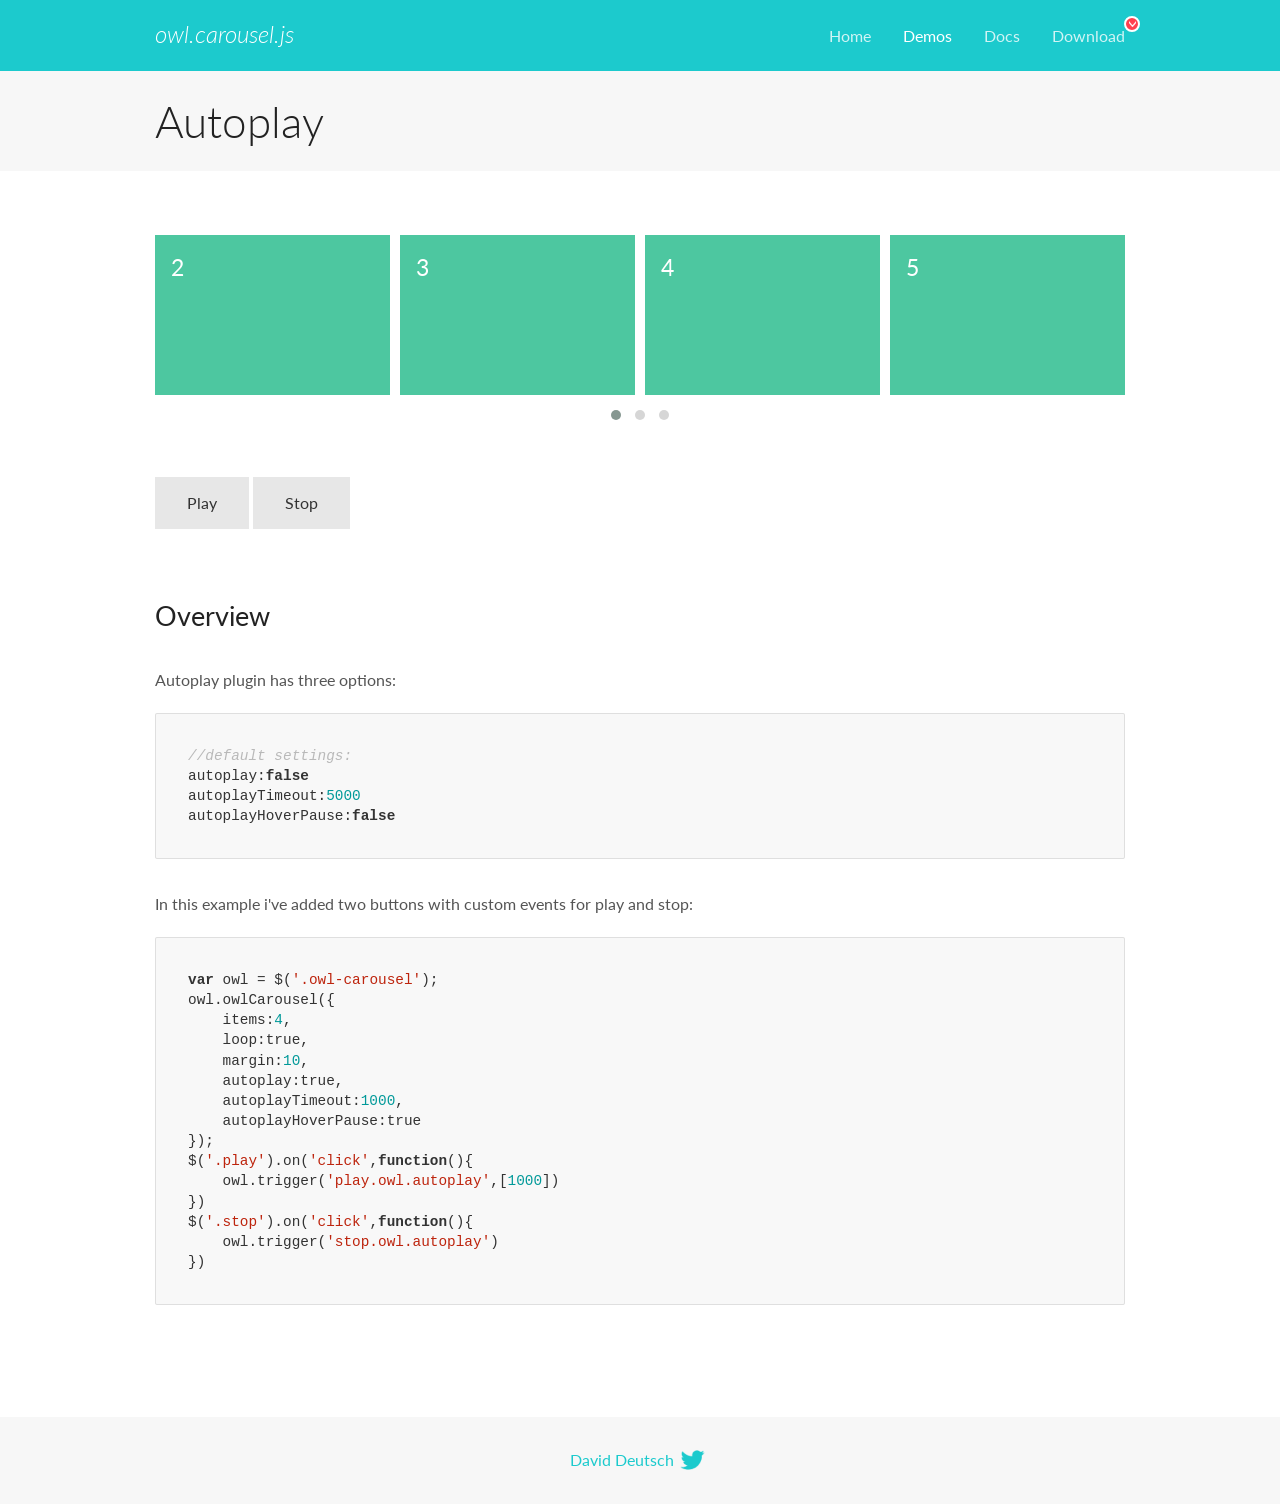
<file: OwlCarousel2-2.3.4/docs/demos/autoplay.html>
<!DOCTYPE html>
<html lang="en">
  <head>

    <!-- head -->
    <meta charset="utf-8">
    <meta name="msapplication-tap-highlight" content="no" />
    <meta name="viewport" content="width=device-width, initial-scale=1.0" />
    <meta name="description" content="Autoplay usage demo">
    <meta name="author" content="David Deutsch">
    <title>
      Autoplay Demo | Owl Carousel | 2.3.4
    </title>

    <!-- Stylesheets -->
    <link href='https://fonts.googleapis.com/css?family=Lato:300,400,700,400italic,300italic' rel='stylesheet' type='text/css'>
    <link rel="stylesheet" href="../assets/css/docs.theme.min.css">

    <!-- Owl Stylesheets -->
    <link rel="stylesheet" href="../assets/owlcarousel/assets/owl.carousel.min.css">
    <link rel="stylesheet" href="../assets/owlcarousel/assets/owl.theme.default.min.css">

    <!-- HTML5 shim and Respond.js IE8 support of HTML5 elements and media queries -->

    <!--[if lt IE 9]>
      <script src="https://oss.maxcdn.com/libs/html5shiv/3.7.0/html5shiv.js"></script>
      <script src="https://oss.maxcdn.com/libs/respond.js/1.3.0/respond.min.js"></script>
    <![endif]-->

    <!-- Favicons -->
    <link rel="apple-touch-icon-precomposed" sizes="144x144" href="../assets/ico/apple-touch-icon-144-precomposed.png">
    <link rel="shortcut icon" href="../assets/ico/favicon.png">
    <link rel="shortcut icon" href="favicon.ico">

    <!-- Yeah i know js should not be in header. Its required for demos.-->

    <!-- javascript -->
    <script src="../assets/vendors/jquery.min.js"></script>
    <script src="../assets/owlcarousel/owl.carousel.js"></script>
  </head>
  <body>

    <!-- header -->
    <header class="header">
      <div class="row">
        <div class="large-12 columns">
          <div class="brand left">
            <h3>
              <a href="/OwlCarousel2/">owl.carousel.js</a> 
            </h3>
          </div>
          <a id="toggle-nav" class="right">
            <span></span> <span></span> <span></span> 
          </a> 
          <div class="nav-bar">
            <ul class="clearfix">
              <li> <a href="/OwlCarousel2/index.html">Home</a>  </li>
              <li class="active">
                <a href="/OwlCarousel2/demos/demos.html">Demos</a> 
              </li>
              <li> <a href="/OwlCarousel2/docs/started-welcome.html">Docs</a>  </li>
              <li>
                <a href="https://github.com/OwlCarousel2/OwlCarousel2/archive/2.3.4.zip">Download</a> 
                <span class="download"></span> 
              </li>
            </ul>
          </div>
        </div>
      </div>
    </header>

    <!-- title -->
    <section class="title">
      <div class="row">
        <div class="large-12 columns">
          <h1>Autoplay</h1>
        </div>
      </div>
    </section>

    <!--  Demos -->
    <section id="demos">
      <div class="row">
        <div class="large-12 columns">
          <div class="owl-carousel owl-theme">
            <div class="item">
              <h4>1</h4>
            </div>
            <div class="item">
              <h4>2</h4>
            </div>
            <div class="item">
              <h4>3</h4>
            </div>
            <div class="item">
              <h4>4</h4>
            </div>
            <div class="item">
              <h4>5</h4>
            </div>
            <div class="item">
              <h4>6</h4>
            </div>
            <div class="item">
              <h4>7</h4>
            </div>
            <div class="item">
              <h4>8</h4>
            </div>
            <div class="item">
              <h4>9</h4>
            </div>
            <div class="item">
              <h4>10</h4>
            </div>
            <div class="item">
              <h4>11</h4>
            </div>
            <div class="item">
              <h4>12</h4>
            </div>
          </div>
          <a class="button secondary play">Play</a> 
          <a class="button secondary stop">Stop</a> 
          <h3 id="overview">Overview</h3>
          <p>Autoplay plugin has three options:</p>
          <pre><code>//default settings:
autoplay:false
autoplayTimeout:5000
autoplayHoverPause:false</code></pre>
          <p>In this example i&#39;ve added two buttons with custom events for play and stop:</p>
          <pre><code>var owl = $(&#39;.owl-carousel&#39;);
owl.owlCarousel({
    items:4,
    loop:true,
    margin:10,
    autoplay:true,
    autoplayTimeout:1000,
    autoplayHoverPause:true
});
$(&#39;.play&#39;).on(&#39;click&#39;,function(){
    owl.trigger(&#39;play.owl.autoplay&#39;,[1000])
})
$(&#39;.stop&#39;).on(&#39;click&#39;,function(){
    owl.trigger(&#39;stop.owl.autoplay&#39;)
})</code></pre>
          <script>
            $(document).ready(function() {
              var owl = $('.owl-carousel');
              owl.owlCarousel({
                items: 4,
                loop: true,
                margin: 10,
                autoplay: true,
                autoplayTimeout: 1000,
                autoplayHoverPause: true
              });
              $('.play').on('click', function() {
                owl.trigger('play.owl.autoplay', [1000])
              })
              $('.stop').on('click', function() {
                owl.trigger('stop.owl.autoplay')
              })
            })
          </script>
        </div>
      </div>
    </section>

    <!-- footer -->
    <footer class="footer">
      <div class="row">
        <div class="large-12 columns">
          <h5>
            <a href="/OwlCarousel2/docs/support-contact.html">David Deutsch</a> 
            <a id="custom-tweet-button" href="https://twitter.com/share?url=https://github.com/OwlCarousel2/OwlCarousel2&text=Owl Carousel - This is so awesome! " target="_blank"></a> 
          </h5>
        </div>
      </div>
    </footer>

    <!-- vendors -->
    <script src="../assets/vendors/highlight.js"></script>
    <script src="../assets/js/app.js"></script>
  </body>
</html>
</file>
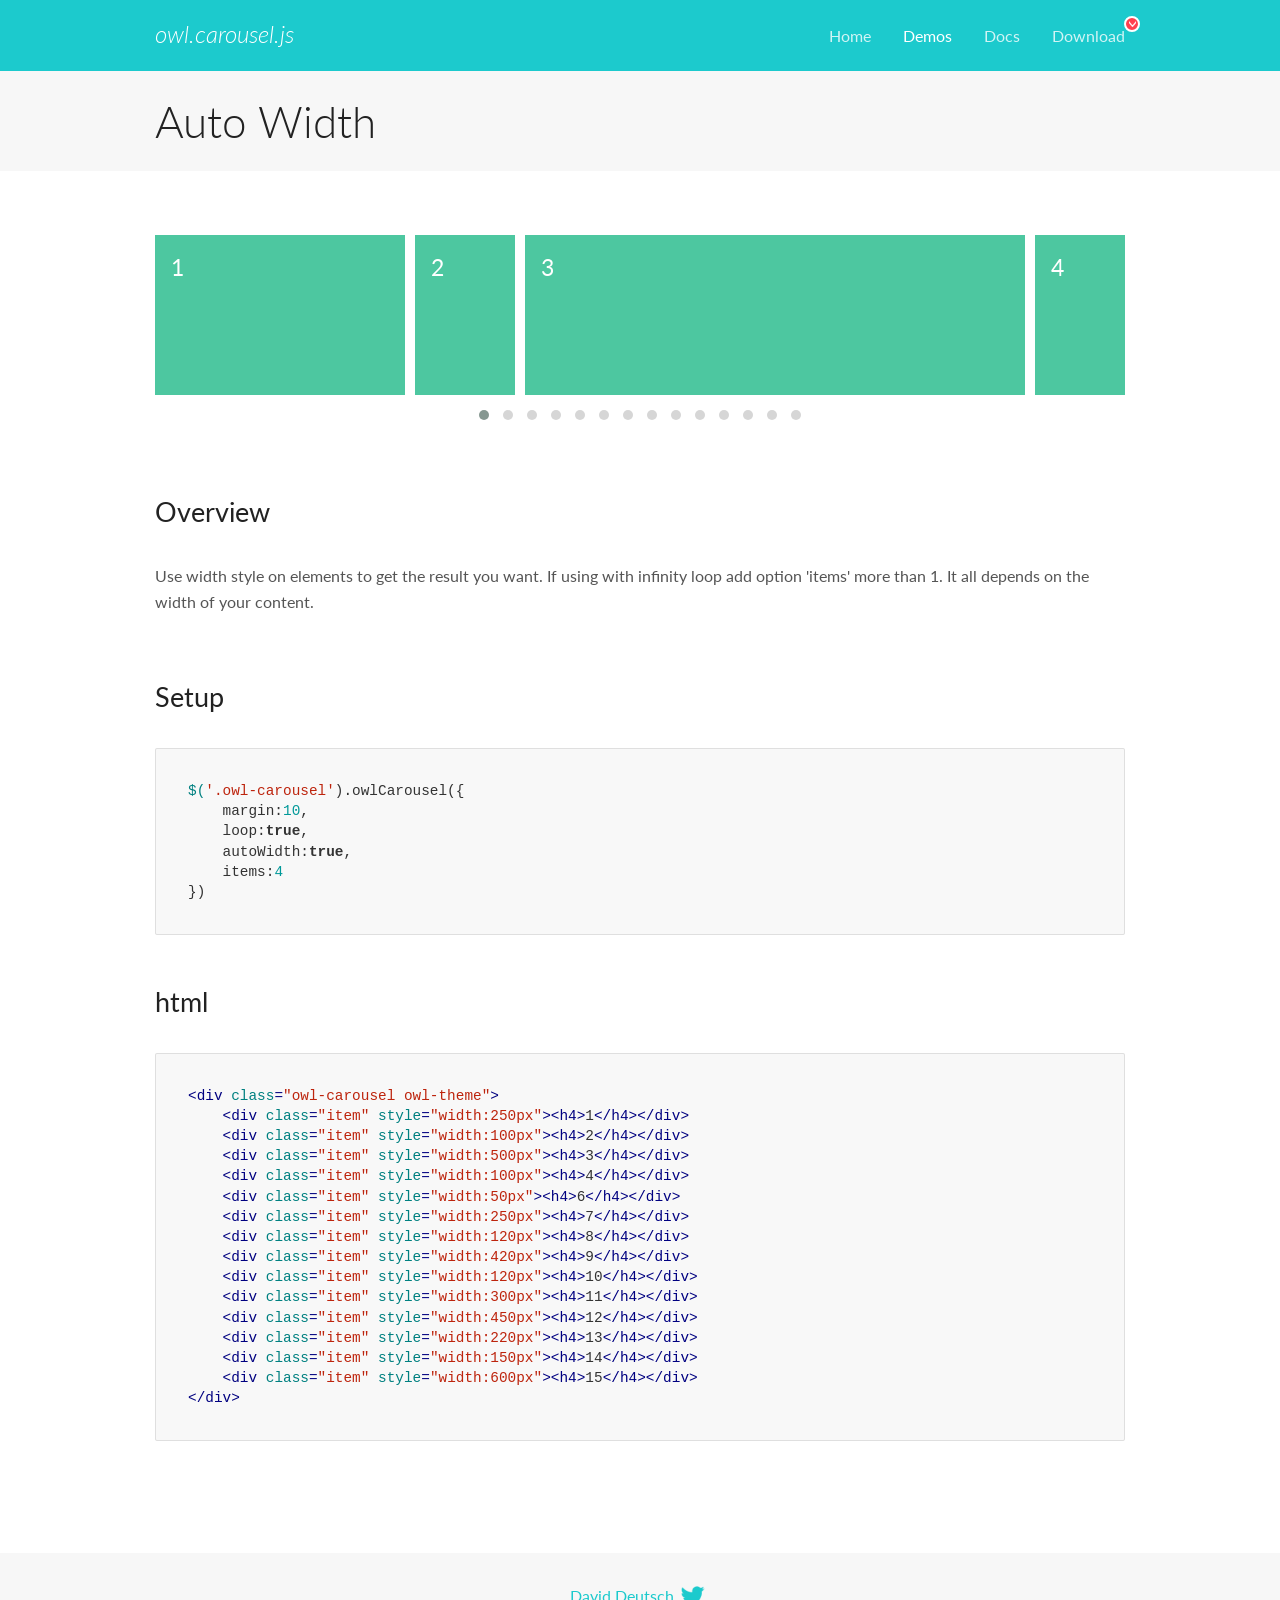
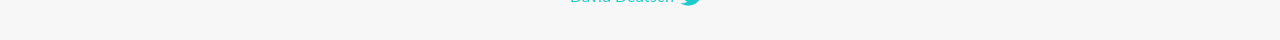
<file: OwlCarousel2-2.3.4/docs/demos/autowidth.html>
<!DOCTYPE html>
<html lang="en">
  <head>

    <!-- head -->
    <meta charset="utf-8">
    <meta name="msapplication-tap-highlight" content="no" />
    <meta name="viewport" content="width=device-width, initial-scale=1.0" />
    <meta name="description" content="Auto Width">
    <meta name="author" content="David Deutsch">
    <title>
      Auto Width Demo | Owl Carousel | 2.3.4
    </title>

    <!-- Stylesheets -->
    <link href='https://fonts.googleapis.com/css?family=Lato:300,400,700,400italic,300italic' rel='stylesheet' type='text/css'>
    <link rel="stylesheet" href="../assets/css/docs.theme.min.css">

    <!-- Owl Stylesheets -->
    <link rel="stylesheet" href="../assets/owlcarousel/assets/owl.carousel.min.css">
    <link rel="stylesheet" href="../assets/owlcarousel/assets/owl.theme.default.min.css">

    <!-- HTML5 shim and Respond.js IE8 support of HTML5 elements and media queries -->

    <!--[if lt IE 9]>
      <script src="https://oss.maxcdn.com/libs/html5shiv/3.7.0/html5shiv.js"></script>
      <script src="https://oss.maxcdn.com/libs/respond.js/1.3.0/respond.min.js"></script>
    <![endif]-->

    <!-- Favicons -->
    <link rel="apple-touch-icon-precomposed" sizes="144x144" href="../assets/ico/apple-touch-icon-144-precomposed.png">
    <link rel="shortcut icon" href="../assets/ico/favicon.png">
    <link rel="shortcut icon" href="favicon.ico">

    <!-- Yeah i know js should not be in header. Its required for demos.-->

    <!-- javascript -->
    <script src="../assets/vendors/jquery.min.js"></script>
    <script src="../assets/owlcarousel/owl.carousel.js"></script>
  </head>
  <body>

    <!-- header -->
    <header class="header">
      <div class="row">
        <div class="large-12 columns">
          <div class="brand left">
            <h3>
              <a href="/OwlCarousel2/">owl.carousel.js</a> 
            </h3>
          </div>
          <a id="toggle-nav" class="right">
            <span></span> <span></span> <span></span> 
          </a> 
          <div class="nav-bar">
            <ul class="clearfix">
              <li> <a href="/OwlCarousel2/index.html">Home</a>  </li>
              <li class="active">
                <a href="/OwlCarousel2/demos/demos.html">Demos</a> 
              </li>
              <li> <a href="/OwlCarousel2/docs/started-welcome.html">Docs</a>  </li>
              <li>
                <a href="https://github.com/OwlCarousel2/OwlCarousel2/archive/2.3.4.zip">Download</a> 
                <span class="download"></span> 
              </li>
            </ul>
          </div>
        </div>
      </div>
    </header>

    <!-- title -->
    <section class="title">
      <div class="row">
        <div class="large-12 columns">
          <h1>Auto Width</h1>
        </div>
      </div>
    </section>

    <!--  Demos -->
    <section id="demos">
      <div class="row">
        <div class="large-12 columns">
          <div class="owl-carousel owl-theme">
            <div class="item" style="width:250px">
              <h4>1</h4>
            </div>
            <div class="item" style="width:100px">
              <h4>2</h4>
            </div>
            <div class="item" style="width:500px">
              <h4>3</h4>
            </div>
            <div class="item" style="width:100px">
              <h4>4</h4>
            </div>
            <div class="item" style="width:50px">
              <h4>6</h4>
            </div>
            <div class="item" style="width:250px">
              <h4>7</h4>
            </div>
            <div class="item" style="width:120px">
              <h4>8</h4>
            </div>
            <div class="item" style="width:420px">
              <h4>9</h4>
            </div>
            <div class="item" style="width:120px">
              <h4>10</h4>
            </div>
            <div class="item" style="width:300px">
              <h4>11</h4>
            </div>
            <div class="item" style="width:450px">
              <h4>12</h4>
            </div>
            <div class="item" style="width:220px">
              <h4>13</h4>
            </div>
            <div class="item" style="width:150px">
              <h4>14</h4>
            </div>
            <div class="item" style="width:600px">
              <h4>15</h4>
            </div>
          </div>
          <h3 id="overview">Overview</h3>
          <p>Use width style on elements to get the result you want. If using with infinity loop add option &#39;items&#39; more than 1. It all depends on the width of your content.</p>
          <h3 id="setup">Setup</h3>
          <pre><code>$(&#39;.owl-carousel&#39;).owlCarousel({
    margin:10,
    loop:true,
    autoWidth:true,
    items:4
})</code></pre>
          <h3 id="html">html</h3>
          <pre><code>&lt;div class=&quot;owl-carousel owl-theme&quot;&gt;
    &lt;div class=&quot;item&quot; style=&quot;width:250px&quot;&gt;&lt;h4&gt;1&lt;/h4&gt;&lt;/div&gt;
    &lt;div class=&quot;item&quot; style=&quot;width:100px&quot;&gt;&lt;h4&gt;2&lt;/h4&gt;&lt;/div&gt;
    &lt;div class=&quot;item&quot; style=&quot;width:500px&quot;&gt;&lt;h4&gt;3&lt;/h4&gt;&lt;/div&gt;
    &lt;div class=&quot;item&quot; style=&quot;width:100px&quot;&gt;&lt;h4&gt;4&lt;/h4&gt;&lt;/div&gt;
    &lt;div class=&quot;item&quot; style=&quot;width:50px&quot;&gt;&lt;h4&gt;6&lt;/h4&gt;&lt;/div&gt;
    &lt;div class=&quot;item&quot; style=&quot;width:250px&quot;&gt;&lt;h4&gt;7&lt;/h4&gt;&lt;/div&gt;
    &lt;div class=&quot;item&quot; style=&quot;width:120px&quot;&gt;&lt;h4&gt;8&lt;/h4&gt;&lt;/div&gt;
    &lt;div class=&quot;item&quot; style=&quot;width:420px&quot;&gt;&lt;h4&gt;9&lt;/h4&gt;&lt;/div&gt;
    &lt;div class=&quot;item&quot; style=&quot;width:120px&quot;&gt;&lt;h4&gt;10&lt;/h4&gt;&lt;/div&gt;
    &lt;div class=&quot;item&quot; style=&quot;width:300px&quot;&gt;&lt;h4&gt;11&lt;/h4&gt;&lt;/div&gt;
    &lt;div class=&quot;item&quot; style=&quot;width:450px&quot;&gt;&lt;h4&gt;12&lt;/h4&gt;&lt;/div&gt;
    &lt;div class=&quot;item&quot; style=&quot;width:220px&quot;&gt;&lt;h4&gt;13&lt;/h4&gt;&lt;/div&gt;
    &lt;div class=&quot;item&quot; style=&quot;width:150px&quot;&gt;&lt;h4&gt;14&lt;/h4&gt;&lt;/div&gt;
    &lt;div class=&quot;item&quot; style=&quot;width:600px&quot;&gt;&lt;h4&gt;15&lt;/h4&gt;&lt;/div&gt;
&lt;/div&gt;</code></pre>
          <script>
            $(document).ready(function() {
              $('.owl-carousel').owlCarousel({
                margin: 10,
                loop: true,
                autoWidth: true,
                items: 4
              })
            })
          </script>
        </div>
      </div>
    </section>

    <!-- footer -->
    <footer class="footer">
      <div class="row">
        <div class="large-12 columns">
          <h5>
            <a href="/OwlCarousel2/docs/support-contact.html">David Deutsch</a> 
            <a id="custom-tweet-button" href="https://twitter.com/share?url=https://github.com/OwlCarousel2/OwlCarousel2&text=Owl Carousel - This is so awesome! " target="_blank"></a> 
          </h5>
        </div>
      </div>
    </footer>

    <!-- vendors -->
    <script src="../assets/vendors/highlight.js"></script>
    <script src="../assets/js/app.js"></script>
  </body>
</html>
</file>
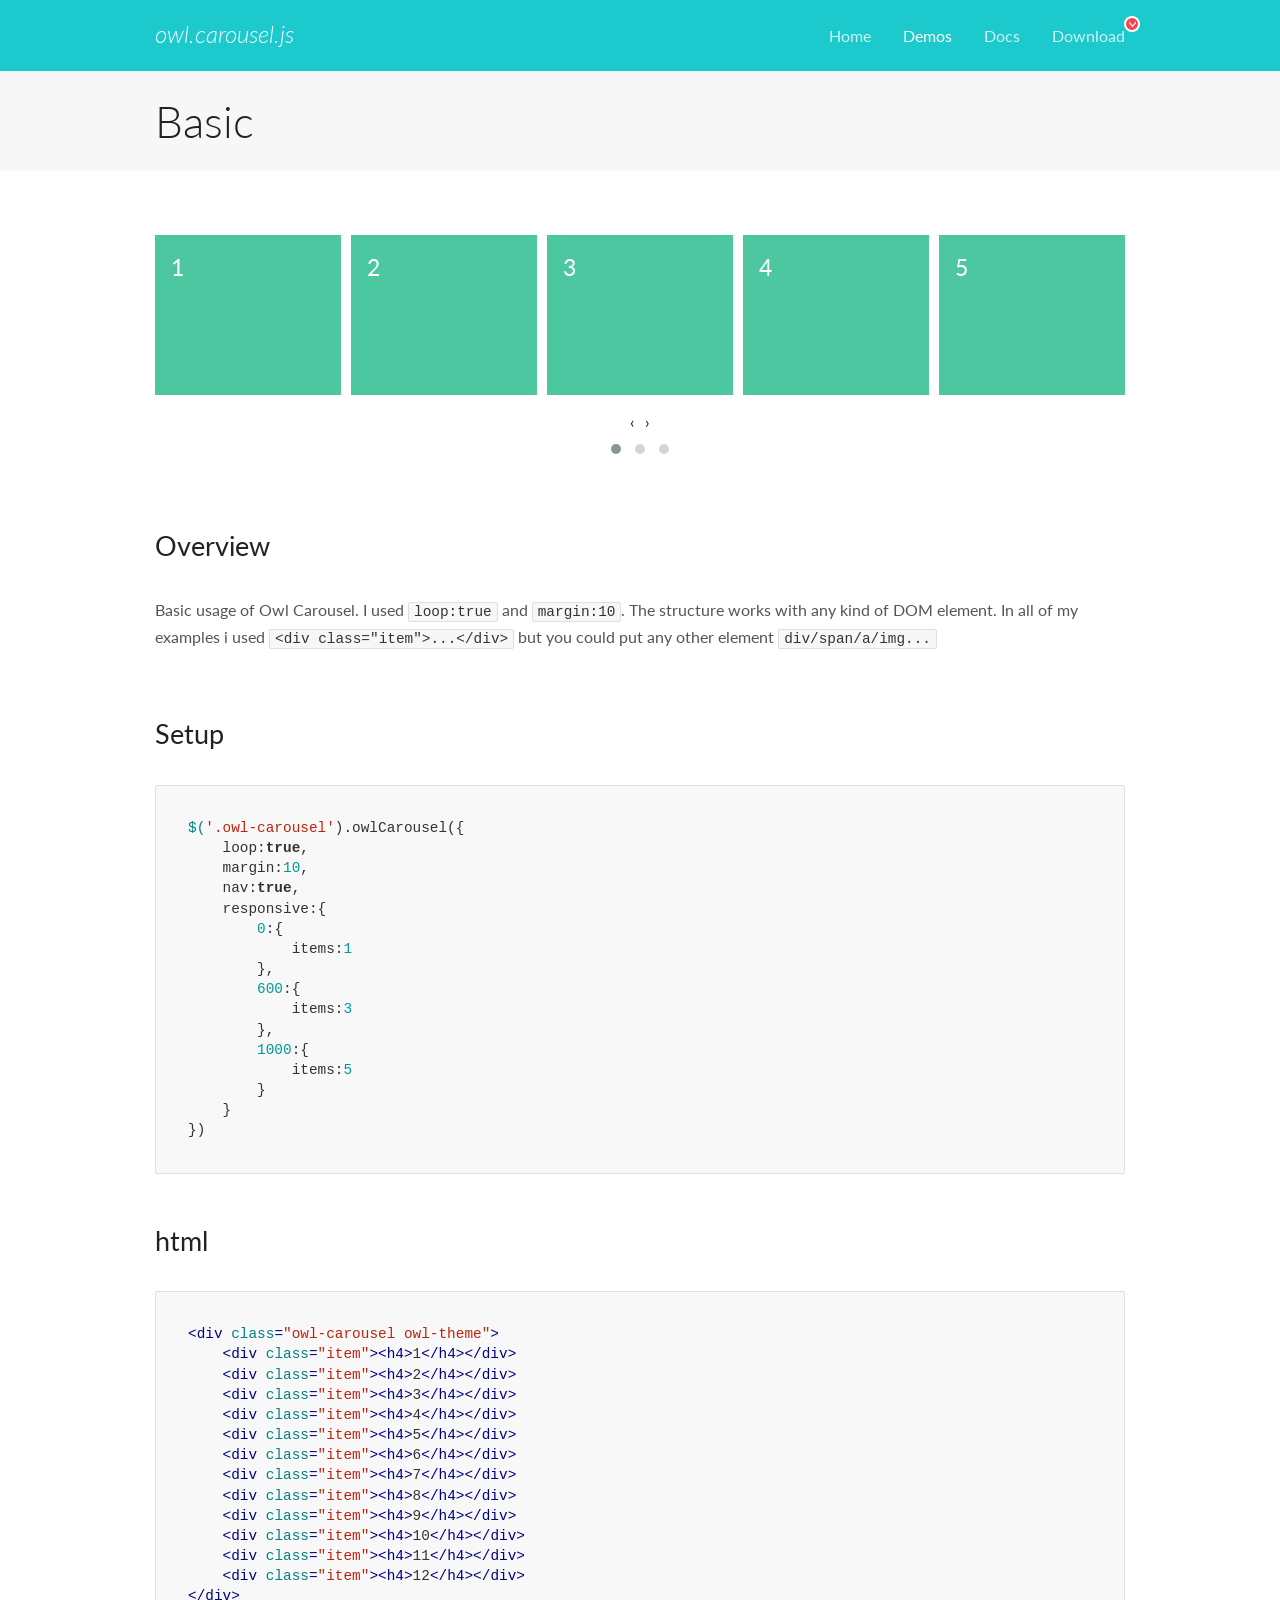
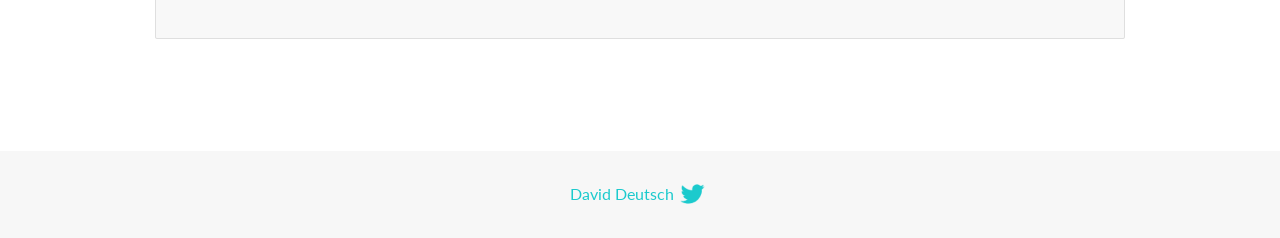
<file: OwlCarousel2-2.3.4/docs/demos/basic.html>
<!DOCTYPE html>
<html lang="en">
  <head>

    <!-- head -->
    <meta charset="utf-8">
    <meta name="msapplication-tap-highlight" content="no" />
    <meta name="viewport" content="width=device-width, initial-scale=1.0" />
    <meta name="description" content="Basic usage demo">
    <meta name="author" content="David Deutsch">
    <title>
      Basic Demo | Owl Carousel | 2.3.4
    </title>

    <!-- Stylesheets -->
    <link href='https://fonts.googleapis.com/css?family=Lato:300,400,700,400italic,300italic' rel='stylesheet' type='text/css'>
    <link rel="stylesheet" href="../assets/css/docs.theme.min.css">

    <!-- Owl Stylesheets -->
    <link rel="stylesheet" href="../assets/owlcarousel/assets/owl.carousel.min.css">
    <link rel="stylesheet" href="../assets/owlcarousel/assets/owl.theme.default.min.css">

    <!-- HTML5 shim and Respond.js IE8 support of HTML5 elements and media queries -->

    <!--[if lt IE 9]>
      <script src="https://oss.maxcdn.com/libs/html5shiv/3.7.0/html5shiv.js"></script>
      <script src="https://oss.maxcdn.com/libs/respond.js/1.3.0/respond.min.js"></script>
    <![endif]-->

    <!-- Favicons -->
    <link rel="apple-touch-icon-precomposed" sizes="144x144" href="../assets/ico/apple-touch-icon-144-precomposed.png">
    <link rel="shortcut icon" href="../assets/ico/favicon.png">
    <link rel="shortcut icon" href="favicon.ico">

    <!-- Yeah i know js should not be in header. Its required for demos.-->

    <!-- javascript -->
    <script src="../assets/vendors/jquery.min.js"></script>
    <script src="../assets/owlcarousel/owl.carousel.js"></script>
  </head>
  <body>

    <!-- header -->
    <header class="header">
      <div class="row">
        <div class="large-12 columns">
          <div class="brand left">
            <h3>
              <a href="/OwlCarousel2/">owl.carousel.js</a> 
            </h3>
          </div>
          <a id="toggle-nav" class="right">
            <span></span> <span></span> <span></span> 
          </a> 
          <div class="nav-bar">
            <ul class="clearfix">
              <li> <a href="/OwlCarousel2/index.html">Home</a>  </li>
              <li class="active">
                <a href="/OwlCarousel2/demos/demos.html">Demos</a> 
              </li>
              <li> <a href="/OwlCarousel2/docs/started-welcome.html">Docs</a>  </li>
              <li>
                <a href="https://github.com/OwlCarousel2/OwlCarousel2/archive/2.3.4.zip">Download</a> 
                <span class="download"></span> 
              </li>
            </ul>
          </div>
        </div>
      </div>
    </header>

    <!-- title -->
    <section class="title">
      <div class="row">
        <div class="large-12 columns">
          <h1>Basic</h1>
        </div>
      </div>
    </section>

    <!--  Demos -->
    <section id="demos">
      <div class="row">
        <div class="large-12 columns">
          <div class="owl-carousel owl-theme">
            <div class="item">
              <h4>1</h4>
            </div>
            <div class="item">
              <h4>2</h4>
            </div>
            <div class="item">
              <h4>3</h4>
            </div>
            <div class="item">
              <h4>4</h4>
            </div>
            <div class="item">
              <h4>5</h4>
            </div>
            <div class="item">
              <h4>6</h4>
            </div>
            <div class="item">
              <h4>7</h4>
            </div>
            <div class="item">
              <h4>8</h4>
            </div>
            <div class="item">
              <h4>9</h4>
            </div>
            <div class="item">
              <h4>10</h4>
            </div>
            <div class="item">
              <h4>11</h4>
            </div>
            <div class="item">
              <h4>12</h4>
            </div>
          </div>
          <h3 id="overview">Overview</h3>
          <p>Basic usage of Owl Carousel. I used <code>loop:true</code> and <code>margin:10</code>. The structure works with any kind of DOM element. In all of my examples i used <code>&lt;div class=&quot;item&quot;&gt;...&lt;/div&gt;</code> but you could
            put any other element <code>div/span/a/img...</code></p>
          <h3 id="setup">Setup</h3>
          <pre><code>$(&#39;.owl-carousel&#39;).owlCarousel({
    loop:true,
    margin:10,
    nav:true,
    responsive:{
        0:{
            items:1
        },
        600:{
            items:3
        },
        1000:{
            items:5
        }
    }
})</code></pre>
          <h3 id="html">html</h3>
          <pre><code>&lt;div class=&quot;owl-carousel owl-theme&quot;&gt;
    &lt;div class=&quot;item&quot;&gt;&lt;h4&gt;1&lt;/h4&gt;&lt;/div&gt;
    &lt;div class=&quot;item&quot;&gt;&lt;h4&gt;2&lt;/h4&gt;&lt;/div&gt;
    &lt;div class=&quot;item&quot;&gt;&lt;h4&gt;3&lt;/h4&gt;&lt;/div&gt;
    &lt;div class=&quot;item&quot;&gt;&lt;h4&gt;4&lt;/h4&gt;&lt;/div&gt;
    &lt;div class=&quot;item&quot;&gt;&lt;h4&gt;5&lt;/h4&gt;&lt;/div&gt;
    &lt;div class=&quot;item&quot;&gt;&lt;h4&gt;6&lt;/h4&gt;&lt;/div&gt;
    &lt;div class=&quot;item&quot;&gt;&lt;h4&gt;7&lt;/h4&gt;&lt;/div&gt;
    &lt;div class=&quot;item&quot;&gt;&lt;h4&gt;8&lt;/h4&gt;&lt;/div&gt;
    &lt;div class=&quot;item&quot;&gt;&lt;h4&gt;9&lt;/h4&gt;&lt;/div&gt;
    &lt;div class=&quot;item&quot;&gt;&lt;h4&gt;10&lt;/h4&gt;&lt;/div&gt;
    &lt;div class=&quot;item&quot;&gt;&lt;h4&gt;11&lt;/h4&gt;&lt;/div&gt;
    &lt;div class=&quot;item&quot;&gt;&lt;h4&gt;12&lt;/h4&gt;&lt;/div&gt;
&lt;/div&gt;</code></pre>
          <script>
            $(document).ready(function() {
              var owl = $('.owl-carousel');
              owl.owlCarousel({
                margin: 10,
                nav: true,
                loop: true,
                responsive: {
                  0: {
                    items: 1
                  },
                  600: {
                    items: 3
                  },
                  1000: {
                    items: 5
                  }
                }
              })
            })
          </script>
        </div>
      </div>
    </section>

    <!-- footer -->
    <footer class="footer">
      <div class="row">
        <div class="large-12 columns">
          <h5>
            <a href="/OwlCarousel2/docs/support-contact.html">David Deutsch</a> 
            <a id="custom-tweet-button" href="https://twitter.com/share?url=https://github.com/OwlCarousel2/OwlCarousel2&text=Owl Carousel - This is so awesome! " target="_blank"></a> 
          </h5>
        </div>
      </div>
    </footer>

    <!-- vendors -->
    <script src="../assets/vendors/highlight.js"></script>
    <script src="../assets/js/app.js"></script>
  </body>
</html>
</file>
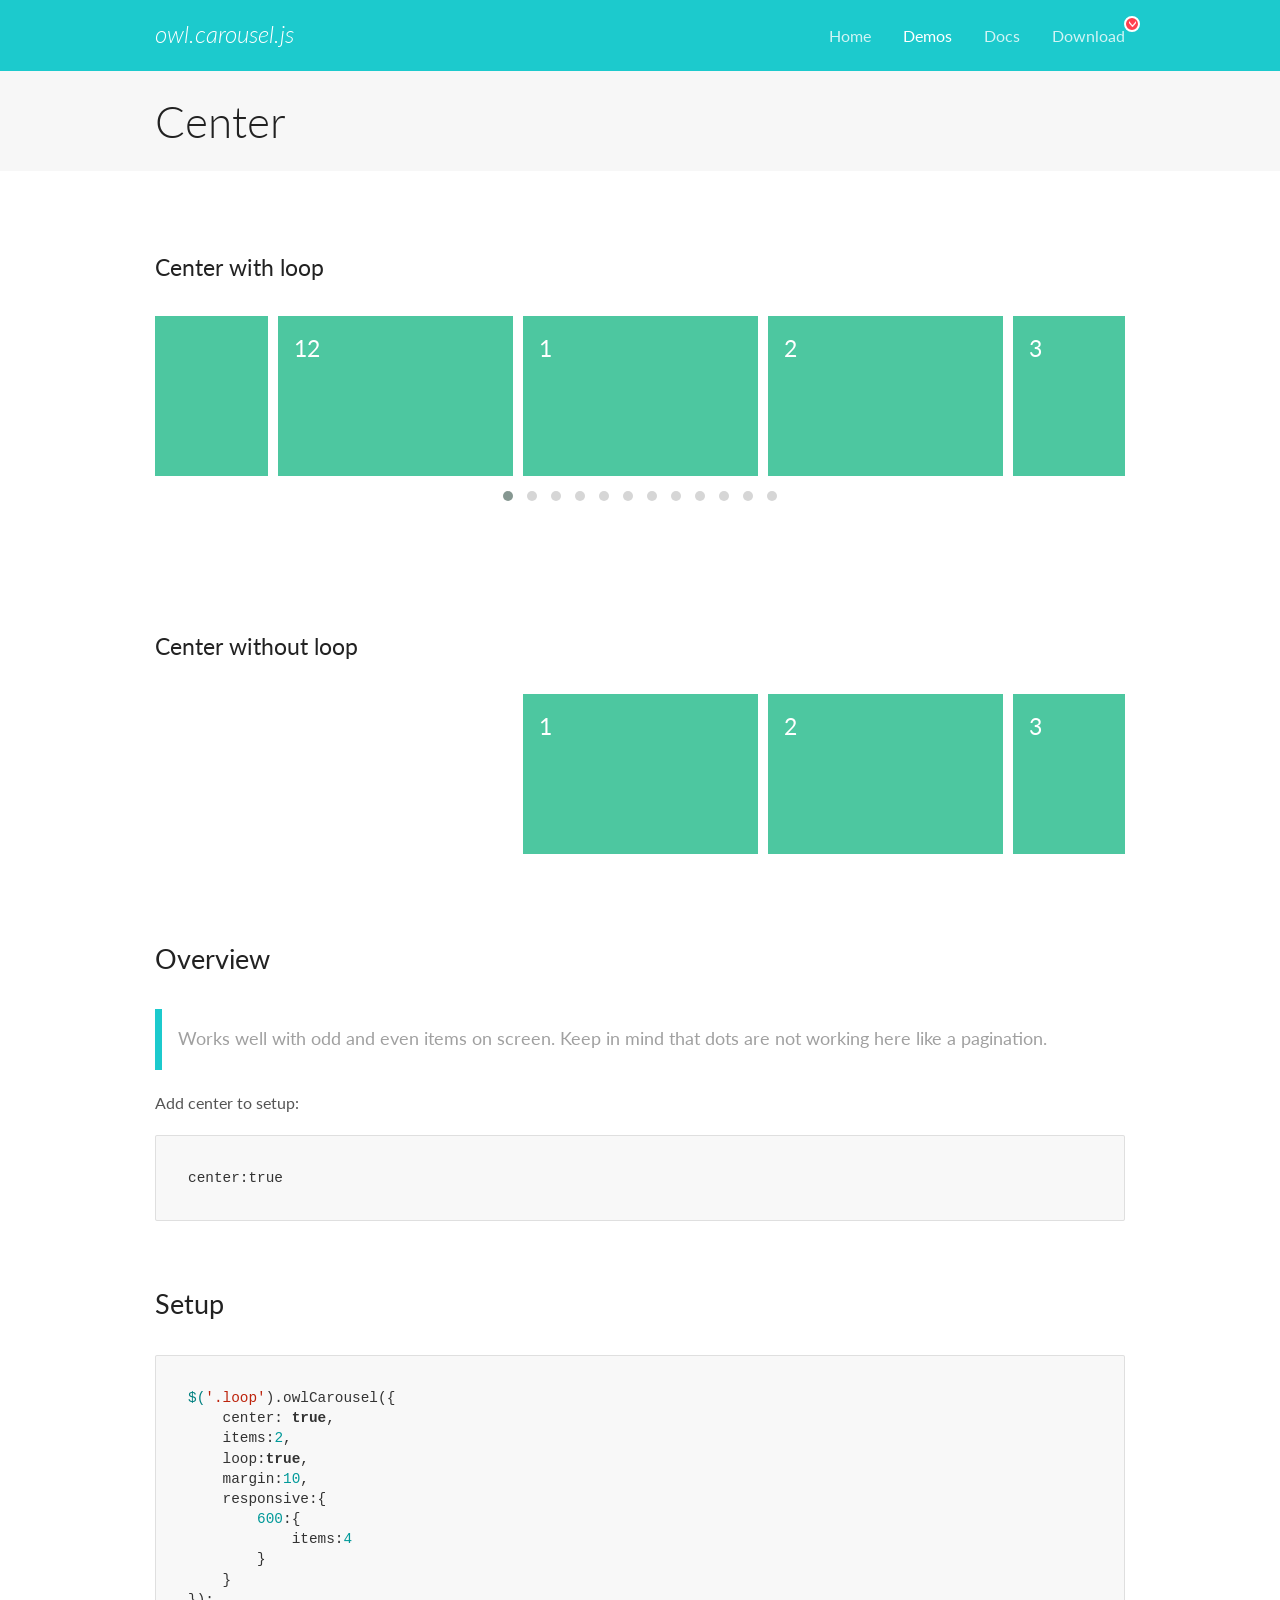
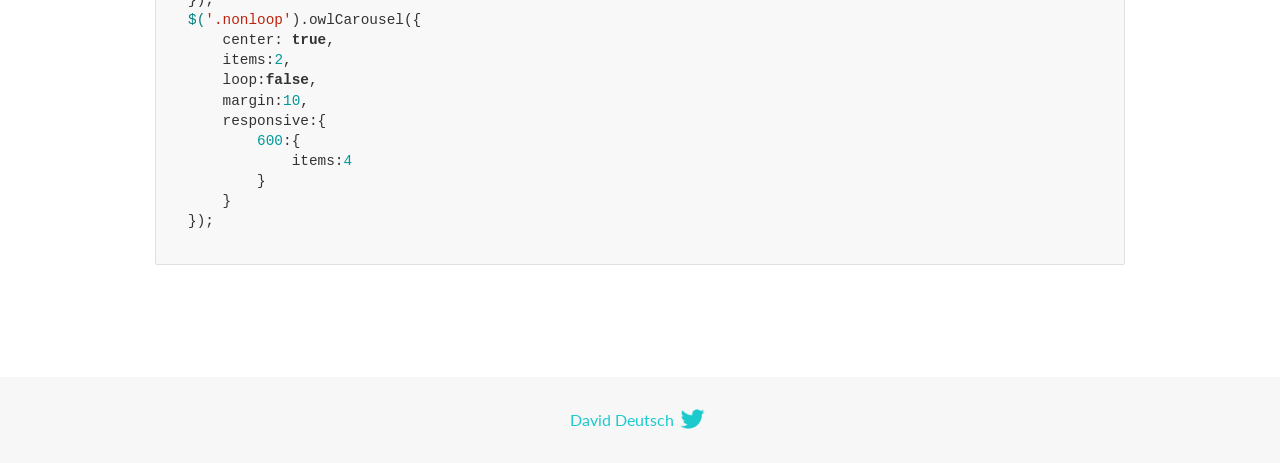
<file: OwlCarousel2-2.3.4/docs/demos/center.html>
<!DOCTYPE html>
<html lang="en">
  <head>

    <!-- head -->
    <meta charset="utf-8">
    <meta name="msapplication-tap-highlight" content="no" />
    <meta name="viewport" content="width=device-width, initial-scale=1.0" />
    <meta name="description" content="Center carousel">
    <meta name="author" content="David Deutsch">
    <title>
      Center Demo | Owl Carousel | 2.3.4
    </title>

    <!-- Stylesheets -->
    <link href='https://fonts.googleapis.com/css?family=Lato:300,400,700,400italic,300italic' rel='stylesheet' type='text/css'>
    <link rel="stylesheet" href="../assets/css/docs.theme.min.css">

    <!-- Owl Stylesheets -->
    <link rel="stylesheet" href="../assets/owlcarousel/assets/owl.carousel.min.css">
    <link rel="stylesheet" href="../assets/owlcarousel/assets/owl.theme.default.min.css">

    <!-- HTML5 shim and Respond.js IE8 support of HTML5 elements and media queries -->

    <!--[if lt IE 9]>
      <script src="https://oss.maxcdn.com/libs/html5shiv/3.7.0/html5shiv.js"></script>
      <script src="https://oss.maxcdn.com/libs/respond.js/1.3.0/respond.min.js"></script>
    <![endif]-->

    <!-- Favicons -->
    <link rel="apple-touch-icon-precomposed" sizes="144x144" href="../assets/ico/apple-touch-icon-144-precomposed.png">
    <link rel="shortcut icon" href="../assets/ico/favicon.png">
    <link rel="shortcut icon" href="favicon.ico">

    <!-- Yeah i know js should not be in header. Its required for demos.-->

    <!-- javascript -->
    <script src="../assets/vendors/jquery.min.js"></script>
    <script src="../assets/owlcarousel/owl.carousel.js"></script>
  </head>
  <body>

    <!-- header -->
    <header class="header">
      <div class="row">
        <div class="large-12 columns">
          <div class="brand left">
            <h3>
              <a href="/OwlCarousel2/">owl.carousel.js</a> 
            </h3>
          </div>
          <a id="toggle-nav" class="right">
            <span></span> <span></span> <span></span> 
          </a> 
          <div class="nav-bar">
            <ul class="clearfix">
              <li> <a href="/OwlCarousel2/index.html">Home</a>  </li>
              <li class="active">
                <a href="/OwlCarousel2/demos/demos.html">Demos</a> 
              </li>
              <li> <a href="/OwlCarousel2/docs/started-welcome.html">Docs</a>  </li>
              <li>
                <a href="https://github.com/OwlCarousel2/OwlCarousel2/archive/2.3.4.zip">Download</a> 
                <span class="download"></span> 
              </li>
            </ul>
          </div>
        </div>
      </div>
    </header>

    <!-- title -->
    <section class="title">
      <div class="row">
        <div class="large-12 columns">
          <h1>Center</h1>
        </div>
      </div>
    </section>

    <!--  Demos -->
    <section id="demos">
      <div class="row">
        <div class="large-12 columns">
          <h4 id="center-with-loop">Center with loop</h4>
          <div class="loop owl-carousel owl-theme">
            <div class="item">
              <h4>1</h4>
            </div>
            <div class="item">
              <h4>2</h4>
            </div>
            <div class="item">
              <h4>3</h4>
            </div>
            <div class="item">
              <h4>4</h4>
            </div>
            <div class="item">
              <h4>5</h4>
            </div>
            <div class="item">
              <h4>6</h4>
            </div>
            <div class="item">
              <h4>7</h4>
            </div>
            <div class="item">
              <h4>8</h4>
            </div>
            <div class="item">
              <h4>9</h4>
            </div>
            <div class="item">
              <h4>10</h4>
            </div>
            <div class="item">
              <h4>11</h4>
            </div>
            <div class="item">
              <h4>12</h4>
            </div>
          </div>
          <br>
          <h4 id="center-without-loop">Center without loop</h4>
          <div class="nonloop owl-carousel">
            <div class="item">
              <h4>1</h4>
            </div>
            <div class="item">
              <h4>2</h4>
            </div>
            <div class="item">
              <h4>3</h4>
            </div>
            <div class="item">
              <h4>4</h4>
            </div>
            <div class="item">
              <h4>5</h4>
            </div>
            <div class="item">
              <h4>6</h4>
            </div>
            <div class="item">
              <h4>7</h4>
            </div>
            <div class="item">
              <h4>8</h4>
            </div>
            <div class="item">
              <h4>9</h4>
            </div>
            <div class="item">
              <h4>10</h4>
            </div>
            <div class="item">
              <h4>11</h4>
            </div>
            <div class="item">
              <h4>12</h4>
            </div>
          </div>
          <h3 id="overview">Overview</h3>
          <blockquote>
            <p>Works well with odd and even items on screen. Keep in mind that dots are not working here like a pagination.</p>
          </blockquote>
          <p>Add center to setup:</p>
          <pre><code>center:true</code></pre>
          <h3 id="setup">Setup</h3>
          <pre><code>$(&#39;.loop&#39;).owlCarousel({
    center: true,
    items:2,
    loop:true,
    margin:10,
    responsive:{
        600:{
            items:4
        }
    }
});
$(&#39;.nonloop&#39;).owlCarousel({
    center: true,
    items:2,
    loop:false,
    margin:10,
    responsive:{
        600:{
            items:4
        }
    }
});</code></pre>
          <script>
            jQuery(document).ready(function($) {
              $('.loop').owlCarousel({
                center: true,
                items: 2,
                loop: true,
                margin: 10,
                responsive: {
                  600: {
                    items: 4
                  }
                }
              });
              $('.nonloop').owlCarousel({
                center: true,
                items: 2,
                loop: false,
                margin: 10,
                responsive: {
                  600: {
                    items: 4
                  }
                }
              });
            });
          </script>
        </div>
      </div>
    </section>

    <!-- footer -->
    <footer class="footer">
      <div class="row">
        <div class="large-12 columns">
          <h5>
            <a href="/OwlCarousel2/docs/support-contact.html">David Deutsch</a> 
            <a id="custom-tweet-button" href="https://twitter.com/share?url=https://github.com/OwlCarousel2/OwlCarousel2&text=Owl Carousel - This is so awesome! " target="_blank"></a> 
          </h5>
        </div>
      </div>
    </footer>

    <!-- vendors -->
    <script src="../assets/vendors/highlight.js"></script>
    <script src="../assets/js/app.js"></script>
  </body>
</html>
</file>
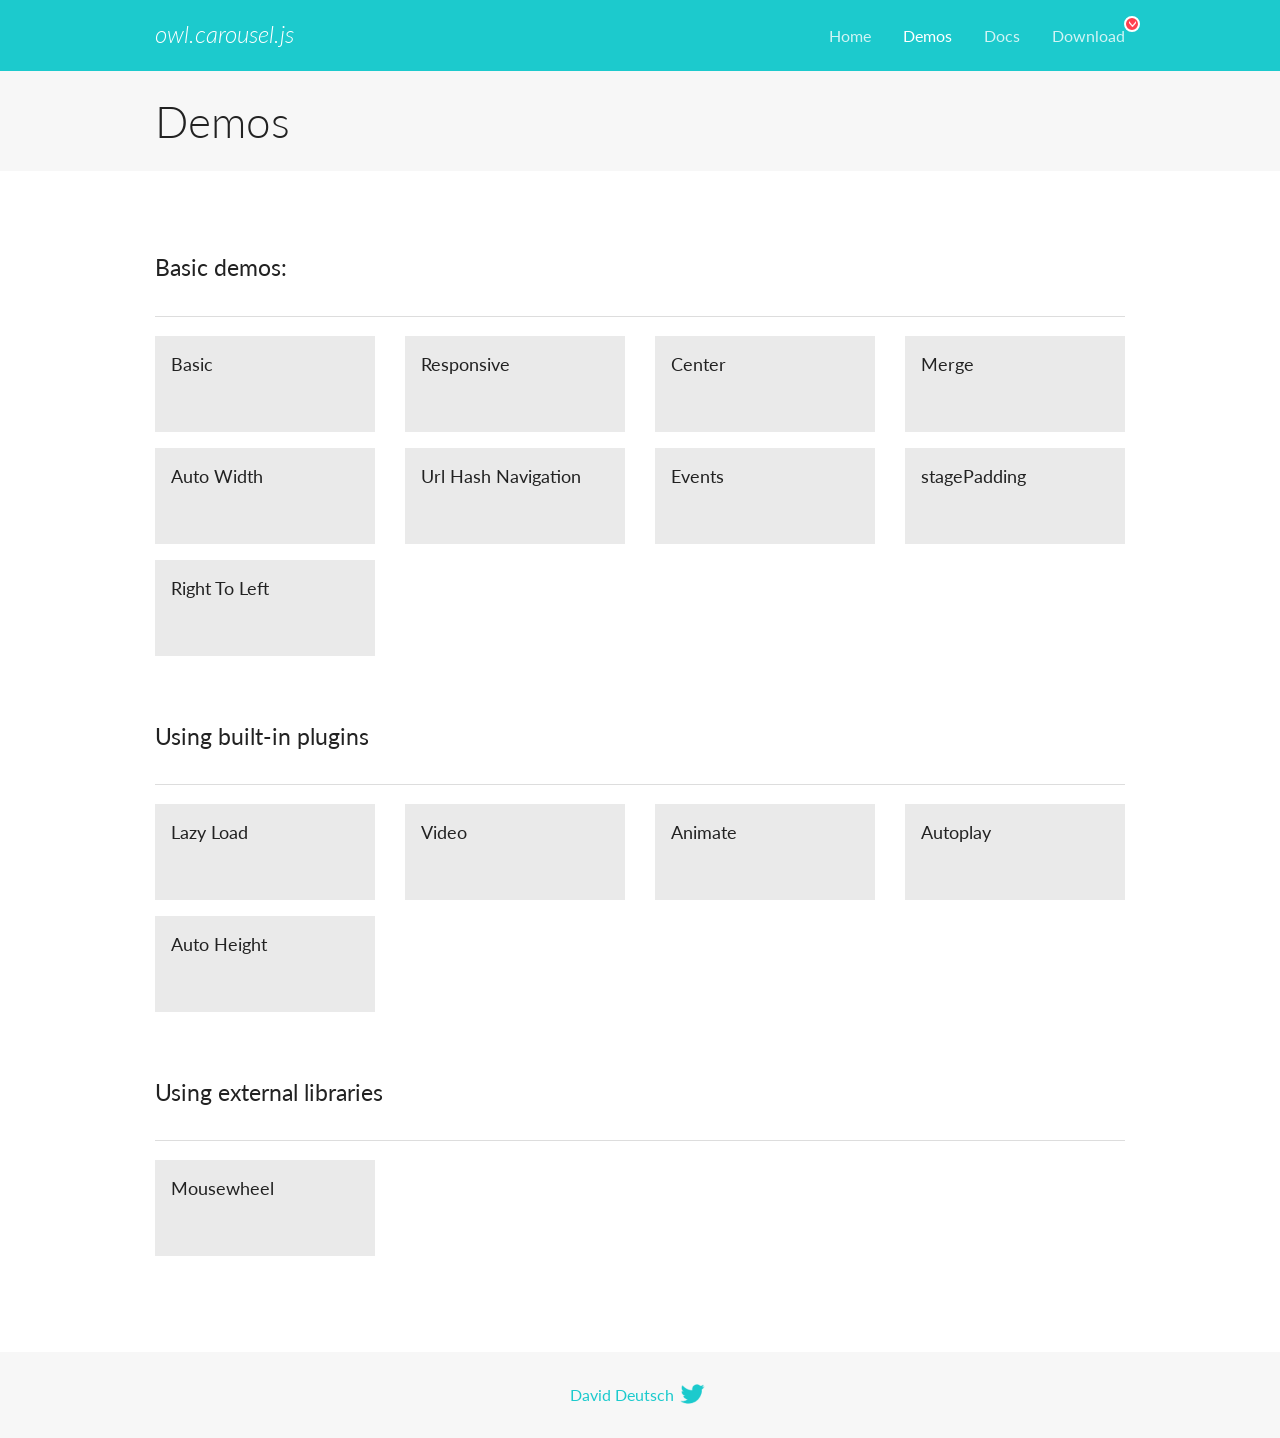
<file: OwlCarousel2-2.3.4/docs/demos/demos.html>
<!DOCTYPE html>
<html lang="en">
  <head>

    <!-- head -->
    <meta charset="utf-8">
    <meta name="msapplication-tap-highlight" content="no" />
    <meta name="viewport" content="width=device-width, initial-scale=1.0" />
    <meta name="description" content="A list of Owl Carousel examples.">
    <meta name="author" content="David Deutsch">
    <title>
      Demos | Owl Carousel | 2.3.4
    </title>

    <!-- Stylesheets -->
    <link href='https://fonts.googleapis.com/css?family=Lato:300,400,700,400italic,300italic' rel='stylesheet' type='text/css'>
    <link rel="stylesheet" href="../assets/css/docs.theme.min.css">

    <!-- Owl Stylesheets -->
    <link rel="stylesheet" href="../assets/owlcarousel/assets/owl.carousel.min.css">
    <link rel="stylesheet" href="../assets/owlcarousel/assets/owl.theme.default.min.css">

    <!-- HTML5 shim and Respond.js IE8 support of HTML5 elements and media queries -->

    <!--[if lt IE 9]>
      <script src="https://oss.maxcdn.com/libs/html5shiv/3.7.0/html5shiv.js"></script>
      <script src="https://oss.maxcdn.com/libs/respond.js/1.3.0/respond.min.js"></script>
    <![endif]-->

    <!-- Favicons -->
    <link rel="apple-touch-icon-precomposed" sizes="144x144" href="../assets/ico/apple-touch-icon-144-precomposed.png">
    <link rel="shortcut icon" href="../assets/ico/favicon.png">
    <link rel="shortcut icon" href="favicon.ico">

    <!-- Yeah i know js should not be in header. Its required for demos.-->

    <!-- javascript -->
    <script src="../assets/vendors/jquery.min.js"></script>
    <script src="../assets/owlcarousel/owl.carousel.js"></script>
  </head>
  <body>

    <!-- header -->
    <header class="header">
      <div class="row">
        <div class="large-12 columns">
          <div class="brand left">
            <h3>
              <a href="/OwlCarousel2/">owl.carousel.js</a> 
            </h3>
          </div>
          <a id="toggle-nav" class="right">
            <span></span> <span></span> <span></span> 
          </a> 
          <div class="nav-bar">
            <ul class="clearfix">
              <li> <a href="/OwlCarousel2/index.html">Home</a>  </li>
              <li class="active">
                <a href="/OwlCarousel2/demos/demos.html">Demos</a> 
              </li>
              <li> <a href="/OwlCarousel2/docs/started-welcome.html">Docs</a>  </li>
              <li>
                <a href="https://github.com/OwlCarousel2/OwlCarousel2/archive/2.3.4.zip">Download</a> 
                <span class="download"></span> 
              </li>
            </ul>
          </div>
        </div>
      </div>
    </header>

    <!-- title -->
    <section class="title">
      <div class="row">
        <div class="large-12 columns">
          <h1>Demos</h1>
        </div>
      </div>
    </section>

    <!--  Demos -->
    <section id="demos">
      <div class="row">
        <div class="large-12 columns">
          <h4 id="basic-demos-">Basic demos:</h4>
          <hr>
          <div class="demo-list">
            <div class="row">
              <div class="small-6 medium-4 large-3 columns">
                <a href="basic.html" class="demo-block">
                  <h5>Basic </h5>
                </a> 
              </div>
              <div class="small-6 medium-4 large-3 columns">
                <a href="responsive.html" class="demo-block">
                  <h5>Responsive </h5>
                </a> 
              </div>
              <div class="small-6 medium-4 large-3 columns">
                <a href="center.html" class="demo-block">
                  <h5>Center </h5>
                </a> 
              </div>
              <div class="small-6 medium-4 large-3 columns">
                <a href="merge.html" class="demo-block">
                  <h5>Merge </h5>
                </a> 
              </div>
              <div class="small-6 medium-4 large-3 columns">
                <a href="autowidth.html" class="demo-block">
                  <h5>Auto Width </h5>
                </a> 
              </div>
              <div class="small-6 medium-4 large-3 columns">
                <a href="urlhashnav.html" class="demo-block">
                  <h5>Url Hash Navigation </h5>
                </a> 
              </div>
              <div class="small-6 medium-4 large-3 columns">
                <a href="events.html" class="demo-block">
                  <h5>Events </h5>
                </a> 
              </div>
              <div class="small-6 medium-4 large-3 columns">
                <a href="stagepadding.html" class="demo-block">
                  <h5>stagePadding </h5>
                </a> 
              </div>
              <div class="small-6 medium-4 large-3 columns">
                <a href="rtl.html" class="demo-block">
                  <h5>Right To Left </h5>
                </a> 
              </div>
            </div>
          </div>
          <h4 id="using-built-in-plugins">Using built-in plugins</h4>
          <hr>
          <div class="demo-list">
            <div class="row">
              <div class="small-6 medium-4 large-3 columns">
                <a href="lazyLoad.html" class="demo-block">
                  <h5>Lazy Load </h5>
                </a> 
              </div>
              <div class="small-6 medium-4 large-3 columns">
                <a href="video.html" class="demo-block">
                  <h5>Video </h5>
                </a> 
              </div>
              <div class="small-6 medium-4 large-3 columns">
                <a href="animate.html" class="demo-block">
                  <h5>Animate </h5>
                </a> 
              </div>
              <div class="small-6 medium-4 large-3 columns">
                <a href="autoplay.html" class="demo-block">
                  <h5>Autoplay </h5>
                </a> 
              </div>
              <div class="small-6 medium-4 large-3 columns">
                <a href="autoheight.html" class="demo-block">
                  <h5>Auto Height </h5>
                </a> 
              </div>
            </div>
          </div>
          <h4 id="using-external-libraries">Using external libraries</h4>
          <hr>
          <div class="demo-list">
            <div class="row">
              <div class="small-6 medium-4 large-3 columns">
                <a href="mousewheel.html" class="demo-block">
                  <h5>Mousewheel </h5>
                </a> 
              </div>
            </div>
          </div>
        </div>
      </div>
    </section>

    <!-- footer -->
    <footer class="footer">
      <div class="row">
        <div class="large-12 columns">
          <h5>
            <a href="/OwlCarousel2/docs/support-contact.html">David Deutsch</a> 
            <a id="custom-tweet-button" href="https://twitter.com/share?url=https://github.com/OwlCarousel2/OwlCarousel2&text=Owl Carousel - This is so awesome! " target="_blank"></a> 
          </h5>
        </div>
      </div>
    </footer>

    <!-- vendors -->
    <script src="../assets/vendors/highlight.js"></script>
    <script src="../assets/js/app.js"></script>
  </body>
</html>
</file>
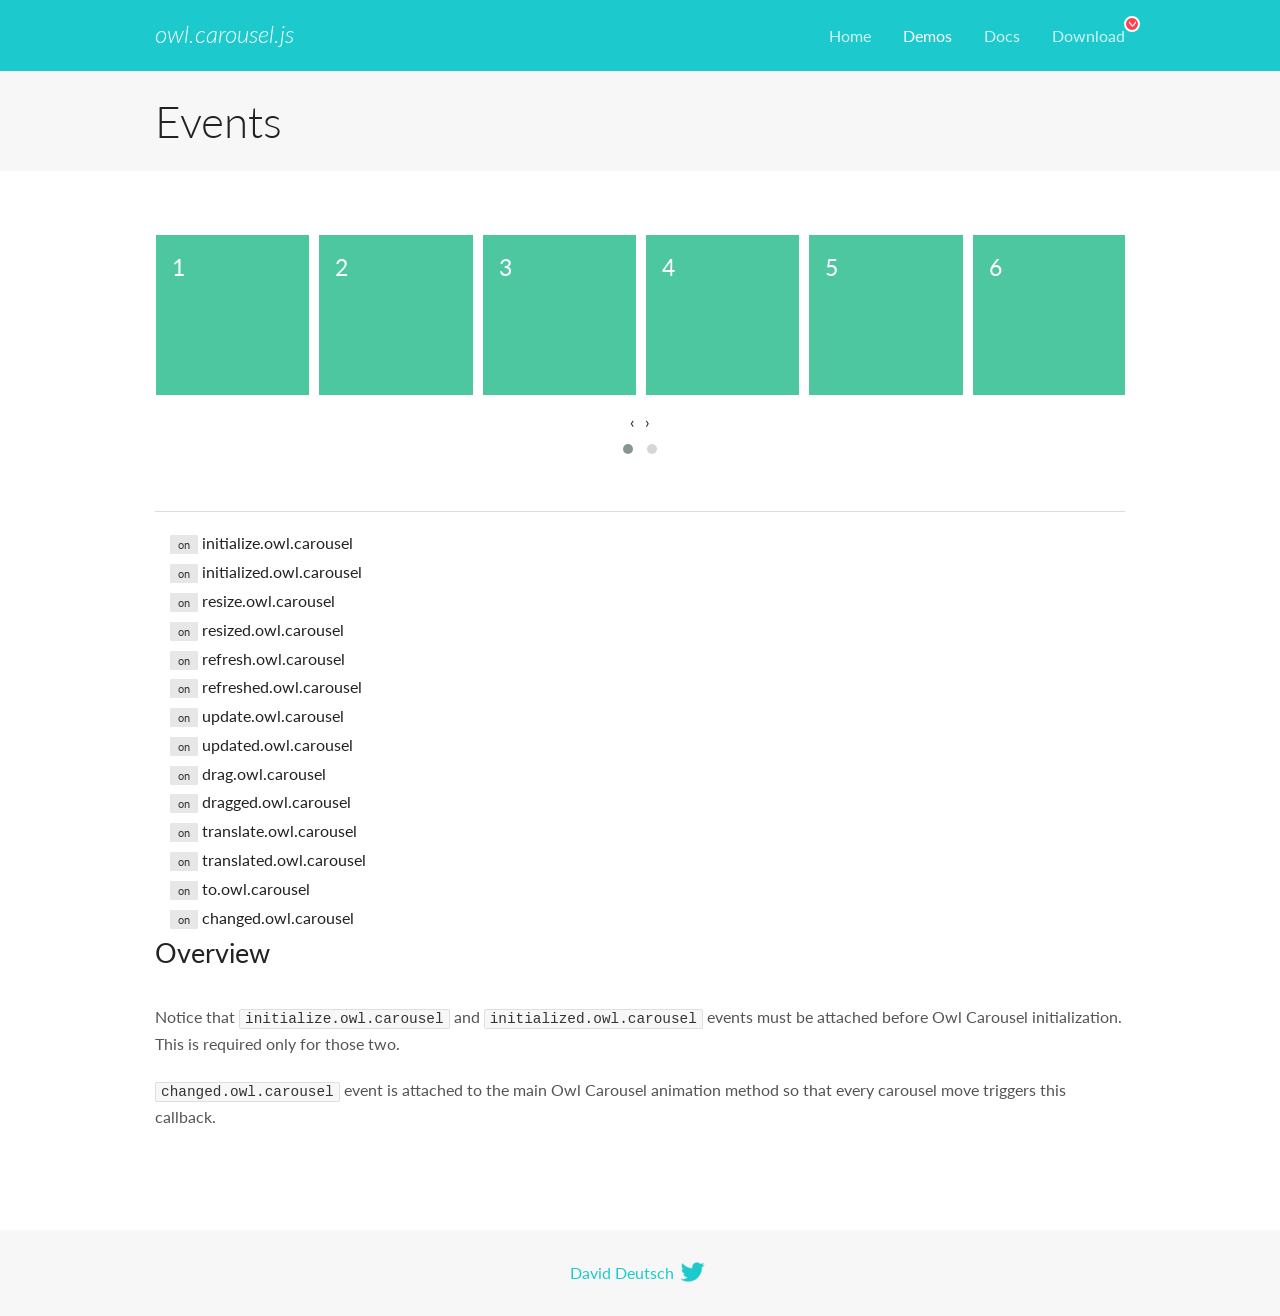
<file: OwlCarousel2-2.3.4/docs/demos/events.html>
<!DOCTYPE html>
<html lang="en">
  <head>

    <!-- head -->
    <meta charset="utf-8">
    <meta name="msapplication-tap-highlight" content="no" />
    <meta name="viewport" content="width=device-width, initial-scale=1.0" />
    <meta name="description" content="Events usage demo">
    <meta name="author" content="David Deutsch">
    <title>
      Events Demo | Owl Carousel | 2.3.4
    </title>

    <!-- Stylesheets -->
    <link href='https://fonts.googleapis.com/css?family=Lato:300,400,700,400italic,300italic' rel='stylesheet' type='text/css'>
    <link rel="stylesheet" href="../assets/css/docs.theme.min.css">

    <!-- Owl Stylesheets -->
    <link rel="stylesheet" href="../assets/owlcarousel/assets/owl.carousel.min.css">
    <link rel="stylesheet" href="../assets/owlcarousel/assets/owl.theme.default.min.css">

    <!-- HTML5 shim and Respond.js IE8 support of HTML5 elements and media queries -->

    <!--[if lt IE 9]>
      <script src="https://oss.maxcdn.com/libs/html5shiv/3.7.0/html5shiv.js"></script>
      <script src="https://oss.maxcdn.com/libs/respond.js/1.3.0/respond.min.js"></script>
    <![endif]-->

    <!-- Favicons -->
    <link rel="apple-touch-icon-precomposed" sizes="144x144" href="../assets/ico/apple-touch-icon-144-precomposed.png">
    <link rel="shortcut icon" href="../assets/ico/favicon.png">
    <link rel="shortcut icon" href="favicon.ico">

    <!-- Yeah i know js should not be in header. Its required for demos.-->

    <!-- javascript -->
    <script src="../assets/vendors/jquery.min.js"></script>
    <script src="../assets/owlcarousel/owl.carousel.js"></script>
  </head>
  <body>

    <!-- header -->
    <header class="header">
      <div class="row">
        <div class="large-12 columns">
          <div class="brand left">
            <h3>
              <a href="/OwlCarousel2/">owl.carousel.js</a> 
            </h3>
          </div>
          <a id="toggle-nav" class="right">
            <span></span> <span></span> <span></span> 
          </a> 
          <div class="nav-bar">
            <ul class="clearfix">
              <li> <a href="/OwlCarousel2/index.html">Home</a>  </li>
              <li class="active">
                <a href="/OwlCarousel2/demos/demos.html">Demos</a> 
              </li>
              <li> <a href="/OwlCarousel2/docs/started-welcome.html">Docs</a>  </li>
              <li>
                <a href="https://github.com/OwlCarousel2/OwlCarousel2/archive/2.3.4.zip">Download</a> 
                <span class="download"></span> 
              </li>
            </ul>
          </div>
        </div>
      </div>
    </header>

    <!-- title -->
    <section class="title">
      <div class="row">
        <div class="large-12 columns">
          <h1>Events</h1>
        </div>
      </div>
    </section>

    <!--  Demos -->
    <section id="demos">
      <div class="row">
        <div class="large-12 columns">
          <div class="owl-carousel owl-theme">
            <div class="item">
              <h4>1</h4>
            </div>
            <div class="item">
              <h4>2</h4>
            </div>
            <div class="item">
              <h4>3</h4>
            </div>
            <div class="item">
              <h4>4</h4>
            </div>
            <div class="item">
              <h4>5</h4>
            </div>
            <div class="item">
              <h4>6</h4>
            </div>
            <div class="item">
              <h4>7</h4>
            </div>
            <div class="item">
              <h4>8</h4>
            </div>
            <div class="item">
              <h4>9</h4>
            </div>
            <div class="item">
              <h4>10</h4>
            </div>
            <div class="item">
              <h4>11</h4>
            </div>
            <div class="item">
              <h4>12</h4>
            </div>
          </div>
          <hr>
          <div class="large-12 columns callbacks">
            <div><span class="label secondary initialize">on</span>  initialize.owl.carousel </div>
            <div><span class="label secondary initialized">on</span>  initialized.owl.carousel </div>
            <div><span class="label secondary resize">on</span>  resize.owl.carousel </div>
            <div><span class="label secondary resized">on</span>  resized.owl.carousel </div>
            <div><span class="label secondary refresh">on</span>  refresh.owl.carousel </div>
            <div><span class="label secondary refreshed">on</span>  refreshed.owl.carousel </div>
            <div><span class="label secondary update">on</span>  update.owl.carousel </div>
            <div><span class="label secondary updated">on</span>  updated.owl.carousel </div>
            <div><span class="label secondary drag">on</span>  drag.owl.carousel </div>
            <div><span class="label secondary dragged">on</span>  dragged.owl.carousel </div>
            <div><span class="label secondary translate">on</span>  translate.owl.carousel </div>
            <div><span class="label secondary translated">on</span>  translated.owl.carousel </div>
            <div><span class="label secondary to">on</span>  to.owl.carousel </div>
            <div><span class="label secondary changed">on</span>  changed.owl.carousel </div>
          </div>
          <h3 id="overview">Overview</h3>
          <p>Notice that <code>initialize.owl.carousel</code> and <code>initialized.owl.carousel</code> events must be attached before Owl Carousel initialization. This is required only for those two.</p>
          <p><code>changed.owl.carousel</code> event is attached to the main Owl Carousel animation method so that every carousel move triggers this callback.</p>
          <script>
            jQuery(document).ready(function($) {
              var owl = $('.owl-carousel');
              owl.on('initialize.owl.carousel initialized.owl.carousel ' +
                'initialize.owl.carousel initialize.owl.carousel ' +
                'resize.owl.carousel resized.owl.carousel ' +
                'refresh.owl.carousel refreshed.owl.carousel ' +
                'update.owl.carousel updated.owl.carousel ' +
                'drag.owl.carousel dragged.owl.carousel ' +
                'translate.owl.carousel translated.owl.carousel ' +
                'to.owl.carousel changed.owl.carousel',
                function(e) {
                  $('.' + e.type)
                    .removeClass('secondary')
                    .addClass('success');
                  window.setTimeout(function() {
                    $('.' + e.type)
                      .removeClass('success')
                      .addClass('secondary');
                  }, 500);
                });
              owl.owlCarousel({
                loop: true,
                nav: true,
                lazyLoad: true,
                margin: 10,
                video: true,
                responsive: {
                  0: {
                    items: 1
                  },
                  600: {
                    items: 3
                  },
                  960: {
                    items: 5,
                  },
                  1200: {
                    items: 6
                  }
                }
              });
            });
          </script>
        </div>
      </div>
    </section>

    <!-- footer -->
    <footer class="footer">
      <div class="row">
        <div class="large-12 columns">
          <h5>
            <a href="/OwlCarousel2/docs/support-contact.html">David Deutsch</a> 
            <a id="custom-tweet-button" href="https://twitter.com/share?url=https://github.com/OwlCarousel2/OwlCarousel2&text=Owl Carousel - This is so awesome! " target="_blank"></a> 
          </h5>
        </div>
      </div>
    </footer>

    <!-- vendors -->
    <script src="../assets/vendors/highlight.js"></script>
    <script src="../assets/js/app.js"></script>
  </body>
</html>
</file>
<file: css/style.css>
body {
  font-family: "Poppins", sans-serif;
  color: #000000;
  background-color: #ffffff;
}

.layout_padding {
  padding: 75px 0;
}

.layout_padding2 {
  padding: 45px 0;
}

.layout_padding2-top {
  padding-top: 45px;
}

.layout_padding2-bottom {
  padding-bottom: 45px;
}

.layout_padding-top {
  padding-top: 75px;
}

.layout_padding-bottom {
  padding-bottom: 75px;
}

.heading_container {
  display: -webkit-box;
  display: -ms-flexbox;
  display: flex;
  -webkit-box-orient: vertical;
  -webkit-box-direction: normal;
      -ms-flex-direction: column;
          flex-direction: column;
  -webkit-box-align: start;
      -ms-flex-align: start;
          align-items: flex-start;
}

.heading_container h2 {
  font-weight: bold;
  text-transform: uppercase;
  position: relative;
}

.heading_container h2::before, .heading_container h2::after {
  content: "";
  position: absolute;
  top: 50%;
  width: 40px;
  height: 1px;
  background-color: #fec016;
}

.heading_container h2::before {
  left: -5px;
  -webkit-transform: translate(-100%, -50%);
          transform: translate(-100%, -50%);
}

.heading_container h2::after {
  right: -5px;
  -webkit-transform: translate(100%, -50%);
          transform: translate(100%, -50%);
}

/*header section*/
.hero_area {
  height: 100vh;
  background-color: #b5caee;
  background-image: url(../images/hero-bg.jpg);
  background-size: cover;
}

.sub_page .hero_area {
  height: auto;
}

.sub_page .who_section.layout_padding {
  padding-top: 0;
}

.hero_area.sub_pages {
  height: auto;
}

.header_section .container-fluid {
  padding-right: 25px;
  padding-left: 25px;
}

.header_section .nav_container {
  margin: 0 auto;
}

.custom_nav-container.navbar-expand-lg .navbar-nav .nav-link {
  margin: 10px 30px;
  color: #ffffff;
  text-align: center;
  position: relative;
}

.custom_nav-container.navbar-expand-lg .navbar-nav .nav-link::before {
  content: "";
  position: absolute;
  top: 50%;
  left: -2px;
  -webkit-transform: translate(-50%, -50%);
          transform: translate(-50%, -50%);
  width: 7px;
  height: 7px;
  border-radius: 100%;
  background-color: #ffffff;
}

a,
a:hover,
a:focus {
  text-decoration: none;
}

a:hover,
a:focus {
  color: initial;
}

.btn,
.btn:focus {
  outline: none !important;
  -webkit-box-shadow: none;
          box-shadow: none;
}

.user_option {
  display: -webkit-box;
  display: -ms-flexbox;
  display: flex;
  -webkit-box-align: center;
      -ms-flex-align: center;
          align-items: center;
}

.custom_nav-container .nav_search-btn {
  background-image: url(../images/search-icon.png);
  background-size: 22px;
  background-repeat: no-repeat;
  background-position-y: 7px;
  width: 35px;
  height: 35px;
  padding: 0;
  border: none;
}

.navbar-brand {
  display: -webkit-box;
  display: -ms-flexbox;
  display: flex;
  -webkit-box-align: center;
      -ms-flex-align: center;
          align-items: center;
  font-family: 'Open Sans', sans-serif;
}

.navbar-brand span {
  font-size: 24px;
  color: #ffffff;
}

.custom_nav-container {
  z-index: 99999;
  padding: 15px 0;
}

.custom_nav-container .navbar-toggler {
  outline: none;
}

.custom_nav-container .navbar-toggler .navbar-toggler-icon {
  background-image: url(../images/menu.png);
  background-size: 55px;
}

/*end header section*/
.slider_section {
  height: 90%;
  display: -webkit-box;
  display: -ms-flexbox;
  display: flex;
  -webkit-box-align: center;
      -ms-flex-align: center;
          align-items: center;
  color: #ffffff;
}

.slider_section .detail-box {
  text-align: center;
  margin-bottom: 110px;
}

.slider_section .detail-box h1 {
  font-size: 4rem;
  text-transform: uppercase;
}

.slider_section .detail-box h2 {
  text-transform: uppercase;
}

.slider_section .detail-box p {
  margin-top: 25px;
}

.slider_section .detail-box a {
  display: inline-block;
  padding: 10px 55px;
  background-color: #ffffff;
  border: 1px solid #ffffff;
  color: #000000;
  border-radius: 20px 20px 0 20px;
  margin-top: 35px;
}

.slider_section .detail-box a:hover {
  background-color: transparent;
  color: #ffffff;
}

.slider_section #carouselExampleIndicators {
  bottom: 0;
}

.slider_section #carouselExampleIndicators li {
  width: 15px;
  height: 15px;
  background-color: transparent;
  border: 3px solid #ffffff;
  border-radius: 100%;
  opacity: 1;
}

.do_section .heading_container {
  -webkit-box-align: center;
      -ms-flex-align: center;
          align-items: center;
  text-align: center;
}

.do_section .do_container {
  display: -webkit-box;
  display: -ms-flexbox;
  display: flex;
  -ms-flex-wrap: wrap;
      flex-wrap: wrap;
  -webkit-box-pack: center;
      -ms-flex-pack: center;
          justify-content: center;
  padding-top: 10px;
}

.do_section .do_container .box {
  text-align: center;
  position: relative;
  z-index: 5;
  margin: 35px 25px 0 25px;
}

.do_section .do_container .box .img-box {
  width: 120px;
  height: 120px;
  display: -webkit-box;
  display: -ms-flexbox;
  display: flex;
  -webkit-box-pack: center;
      -ms-flex-pack: center;
          justify-content: center;
  -webkit-box-align: center;
      -ms-flex-align: center;
          align-items: center;
  background-color: #353434;
  border-radius: 100%;
}

.do_section .do_container .box .img-box img {
  width: 45px;
}

.do_section .do_container .box .detail-box {
  margin-top: 35px;
}

.do_section .do_container .box:hover .img-box {
  background-color: #fec016;
}

.do_section .do_container .arrow_bg::before {
  content: "";
  position: absolute;
  top: -23px;
  left: -17px;
  width: 262%;
  height: 90%;
  z-index: 3;
  background-size: cover;
}

.do_section .do_container .arrow-start::before {
  background-image: url(../images/arrow-start.png);
}

.do_section .do_container .arrow-middle::before {
  background-image: url(../images/arrow-middle.png);
}

.do_section .do_container .arrow-end::before {
  background-image: url(../images/arrow-end.png);
}

.who_section .row {
  -webkit-box-align: center;
      -ms-flex-align: center;
          align-items: center;
}

.who_section .img-box img {
  width: 100%;
}

.who_section .detail-box {
  margin-left: 65px;
}

.who_section .detail-box p {
  margin-top: 35px;
}

.who_section .detail-box a {
  display: inline-block;
  padding: 8px 30px;
  background-color: #353434;
  border: 1px solid #353434;
  color: #ffffff;
  border-radius: 20px 20px 0 20px;
  margin-top: 35px;
}

.who_section .detail-box a:hover {
  background-color: transparent;
  color: #353434;
}

.work_section .work_container {
  display: -webkit-box;
  display: -ms-flexbox;
  display: flex;
  -ms-flex-wrap: wrap;
      flex-wrap: wrap;
  margin: 0 -1%;
}

.work_section .work_container .box {
  min-width: 300px;
  display: -webkit-box;
  display: -ms-flexbox;
  display: flex;
  -webkit-box-align: stretch;
      -ms-flex-align: stretch;
          align-items: stretch;
}

.work_section .work_container .box img {
  width: 100%;
}

.work_section .work_container .box.b-2, .work_section .work_container .box.b-3 {
  width: 43.5%;
}

.work_section .work_container .box.b-1, .work_section .work_container .box.b-4 {
  width: 56.5%;
}

.client_section {
  padding-bottom: 150px;
}

.client_section .heading_container {
  -webkit-box-align: center;
      -ms-flex-align: center;
          align-items: center;
  margin-bottom: 45px;
}

.client_section .box {
  padding: 20px;
  display: -webkit-box;
  display: -ms-flexbox;
  display: flex;
  -webkit-box-orient: vertical;
  -webkit-box-direction: normal;
      -ms-flex-direction: column;
          flex-direction: column;
  -webkit-box-align: center;
      -ms-flex-align: center;
          align-items: center;
  text-align: center;
  margin: 20px;
}

.client_section .box .img-box {
  width: 60px;
}

.client_section .box .img-box img {
  width: 100%;
}

.client_section .box .detail-box {
  margin-top: 35px;
  display: -webkit-box;
  display: -ms-flexbox;
  display: flex;
  -webkit-box-orient: vertical;
  -webkit-box-direction: normal;
      -ms-flex-direction: column;
          flex-direction: column;
  -webkit-box-align: center;
      -ms-flex-align: center;
          align-items: center;
}

.client_section .box .detail-box h5 {
  text-transform: uppercase;
  font-weight: bold;
  font-size: 18px;
}

.client_section .box .detail-box h5 span {
  text-transform: none;
  font-size: 16px;
  font-weight: normal;
  color: #fec016;
}

.client_section .box .detail-box img {
  width: 15px;
  margin: 35px 0;
}

.client_section .carousel-wrap {
  margin: 0 auto;
  padding: 0;
  position: relative;
}

.client_section .owl-nav > div {
  margin-top: -26px;
  position: absolute;
  top: 50%;
  color: #cdcbcd;
}

.client_section .owl-carousel .owl-nav .owl-prev,
.client_section .owl-carousel .owl-nav .owl-next {
  width: 50px;
  height: 50px;
  background-color: #000000;
  background-size: 16px;
  background-position: center;
  border-radius: 100%;
  background-repeat: no-repeat;
  position: absolute;
  bottom: -75px;
  outline: none;
}

.client_section .owl-carousel .owl-nav .owl-prev:hover,
.client_section .owl-carousel .owl-nav .owl-next:hover {
  background-color: rgba(0, 0, 0, 0.8);
}

.client_section .owl-carousel .owl-nav .owl-prev {
  background-image: url(../images/prev.png);
  left: 50%;
  -webkit-transform: translateX(-102%);
          transform: translateX(-102%);
}

.client_section .owl-carousel .owl-nav .owl-next {
  right: 50%;
  background-image: url(../images/next.png);
  -webkit-transform: translateX(102%);
          transform: translateX(102%);
}

.client_section .owl-carousel .owl-dots.disabled,
.client_section .owl-carousel .owl-nav.disabled {
  display: block;
}

.client_section .owl-item.active.center .box {
  -webkit-box-shadow: 0 0 20px 0 rgba(0, 0, 0, 0.2);
          box-shadow: 0 0 20px 0 rgba(0, 0, 0, 0.2);
}

.target_section {
  background-image: url(../images/target-bg.jpg);
  background-size: cover;
  color: #ffffff;
  text-align: center;
}

.target_section .detail-box {
  margin: 30px 0;
}

.target_section h2 {
  font-weight: bold;
}

.target_section h5 {
  font-size: 18px;
  font-weight: 500;
}

/* contact section */
.contact_section .heading_container {
  -webkit-box-align: center;
      -ms-flex-align: center;
          align-items: center;
}

.contact_section .contact-form {
  padding: 25px;
  border-radius: 20px;
}

.contact_section .contact-form input {
  border: none;
  outline: none;
  background-color: transparent;
  width: 100%;
  margin: 15px 0;
  padding: 10px 20px;
  border: 1px solid rgba(0, 0, 0, 0.4);
  border-radius: 30px;
}

.contact_section .contact-form input.input_message {
  height: 175px;
}

.contact_section .contact-form input::-webkit-input-placeholder {
  color: rgba(0, 0, 0, 0.4);
}

.contact_section .contact-form input:-ms-input-placeholder {
  color: rgba(0, 0, 0, 0.4);
}

.contact_section .contact-form input::-ms-input-placeholder {
  color: rgba(0, 0, 0, 0.4);
}

.contact_section .contact-form input::placeholder {
  color: rgba(0, 0, 0, 0.4);
}

.contact_section .contact-form button {
  border: none;
  outline: none;
  padding: 12px 50px;
  text-transform: uppercase;
  margin-top: 25px;
  background-color: #fec913;
  color: #fff;
  border-radius: 30px;
}

.contact_section .map_img-box {
  width: 80%;
  margin: 25px auto 0 auto;
}

.contact_section .map_img-box img {
  width: 100%;
}

/* end contact section */
.info_section {
  background-color: #232323;
  color: #ffffff;
  padding: 90px 0 45px 0;
}

.info_section h5 {
  margin-bottom: 25px;
  font-size: 24px;
}

.info_section .info_insta .insta_container > div {
  display: -webkit-box;
  display: -ms-flexbox;
  display: flex;
}

.info_section .info_insta .insta_container img {
  width: 100%;
}

.info_section .info_insta .insta_container .insta-box {
  margin: 5px;
  display: -webkit-box;
  display: -ms-flexbox;
  display: flex;
  -webkit-box-align: stretch;
      -ms-flex-align: stretch;
          align-items: stretch;
  background-color: #ffffff;
  padding: 10px 20px;
}

.info_section .info_contact .img-box {
  width: 35px;
  display: -webkit-box;
  display: -ms-flexbox;
  display: flex;
  -webkit-box-pack: center;
      -ms-flex-pack: center;
          justify-content: center;
}

.info_section .info_contact p {
  margin: 0;
}

.info_section .info_contact > div {
  display: -webkit-box;
  display: -ms-flexbox;
  display: flex;
  -webkit-box-align: center;
      -ms-flex-align: center;
          align-items: center;
  margin: 20px 0;
}

.info_section .info_contact > div img {
  height: auto;
  margin-right: 12px;
}

.info_section .info_form form input {
  outline: none;
  width: 100%;
  padding: 7px 10px;
}

.info_section .info_form form button {
  display: inline-block;
  padding: 8px 30px;
  background-color: #fbca47;
  border: 1px solid #fbca47;
  color: #ffffff;
  margin-top: 15px;
  text-transform: uppercase;
  font-size: 15px;
}

.info_section .info_form form button:hover {
  background-color: transparent;
  color: #fbca47;
}

.info_section .info_form .social_box {
  margin-top: 35px;
  width: 100%;
  display: -webkit-box;
  display: -ms-flexbox;
  display: flex;
}

.info_section .info_form .social_box a {
  margin-right: 25px;
}

/* footer section*/
.footer_section {
  background-color: #232323;
  font-weight: 500;
  display: -webkit-box;
  display: -ms-flexbox;
  display: flex;
  -webkit-box-pack: center;
      -ms-flex-pack: center;
          justify-content: center;
}

.footer_section p {
  padding: 20px 65px;
  color: #fbfcfd;
  margin: 0 auto;
  text-align: center;
  border-top: 1px solid #ffffff;
}

.footer_section a {
  color: #fbfcfd;
}


.box_slider {

  float: right;
    width: 100%;
    direction: ltr;
    margin-top: 8px;

}
.owl-carousel .owl-nav button.owl-next, .owl-carousel .owl-nav button.owl-prev{

  position: absolute;
  font-size: 60px;
  background: #000000;
  opacity: 0.4;
  color: #ddd;
}

.owl-carousel .owl-nav button.owl-next{

  right: 0;

}

.owl-carousel .owl-nav button.owl-prev{

left: 0;

}

/* end footer section*/
/*# sourceMappingURL=style.css.map */
</file>
<file: css/responsive.css>
@media (max-width: 1120px) {
    .hero_area {
        height: auto;
    }

    .slider_section {
        padding: 50px 0;
    }

}

@media (max-width: 992px) {
    .user_option {
        flex-direction: column;
    }

    .custom_nav-container .nav_search-btn {
        background-position: center;
        margin-top: 10px;
    }

    .user_option a {
        margin-bottom: 10px;
    }

    .custom_nav-container.navbar-expand-lg .navbar-nav .nav-link {
        padding: 0 5px;
    }
}

@media (max-width: 768px) {

    .info_section .col-md-3 {
        text-align: center;
    }

    .info_section .col-md-3:not(:nth-last-child(1)) {
        margin-bottom: 35px;
    }

    .who_section .detail-box {
        margin-left: 15px;
        margin-top: 35px;
    }

    .work_section .work_container .box.b-1,
    .work_section .work_container .box.b-2,
    .work_section .work_container .box.b-3,
    .work_section .work_container .box.b-4 {
        width: 100%;
    }

    .info_section .col-md-3>div {
        display: flex;
        flex-direction: column;
        align-items: center;
    }

    .info_section .info_form .social_box {
        justify-content: center;
    }

    .info_section .info_form .social_box a {
        margin: 0 10px;
    }

    .footer_section p {
        padding: 20px 30px;
    }
}

@media (max-width: 576px) {
    .slider_section .detail-box h1 {
        font-size: 3.5rem;
    }

    .do_section .do_container .arrow_bg::before {
        display: none;
    }
}

@media (max-width: 480px) {}

@media (max-width: 420px) {
    .slider_section .detail-box h2 {
        font-size: 1.5rem;
    }

    .slider_section .detail-box h1 {
        font-size: 3rem;
    }
}

@media (max-width: 360px) {}

@media (min-width: 1200px) {
    .container {
        max-width: 1170px;
    }
}
</file>
